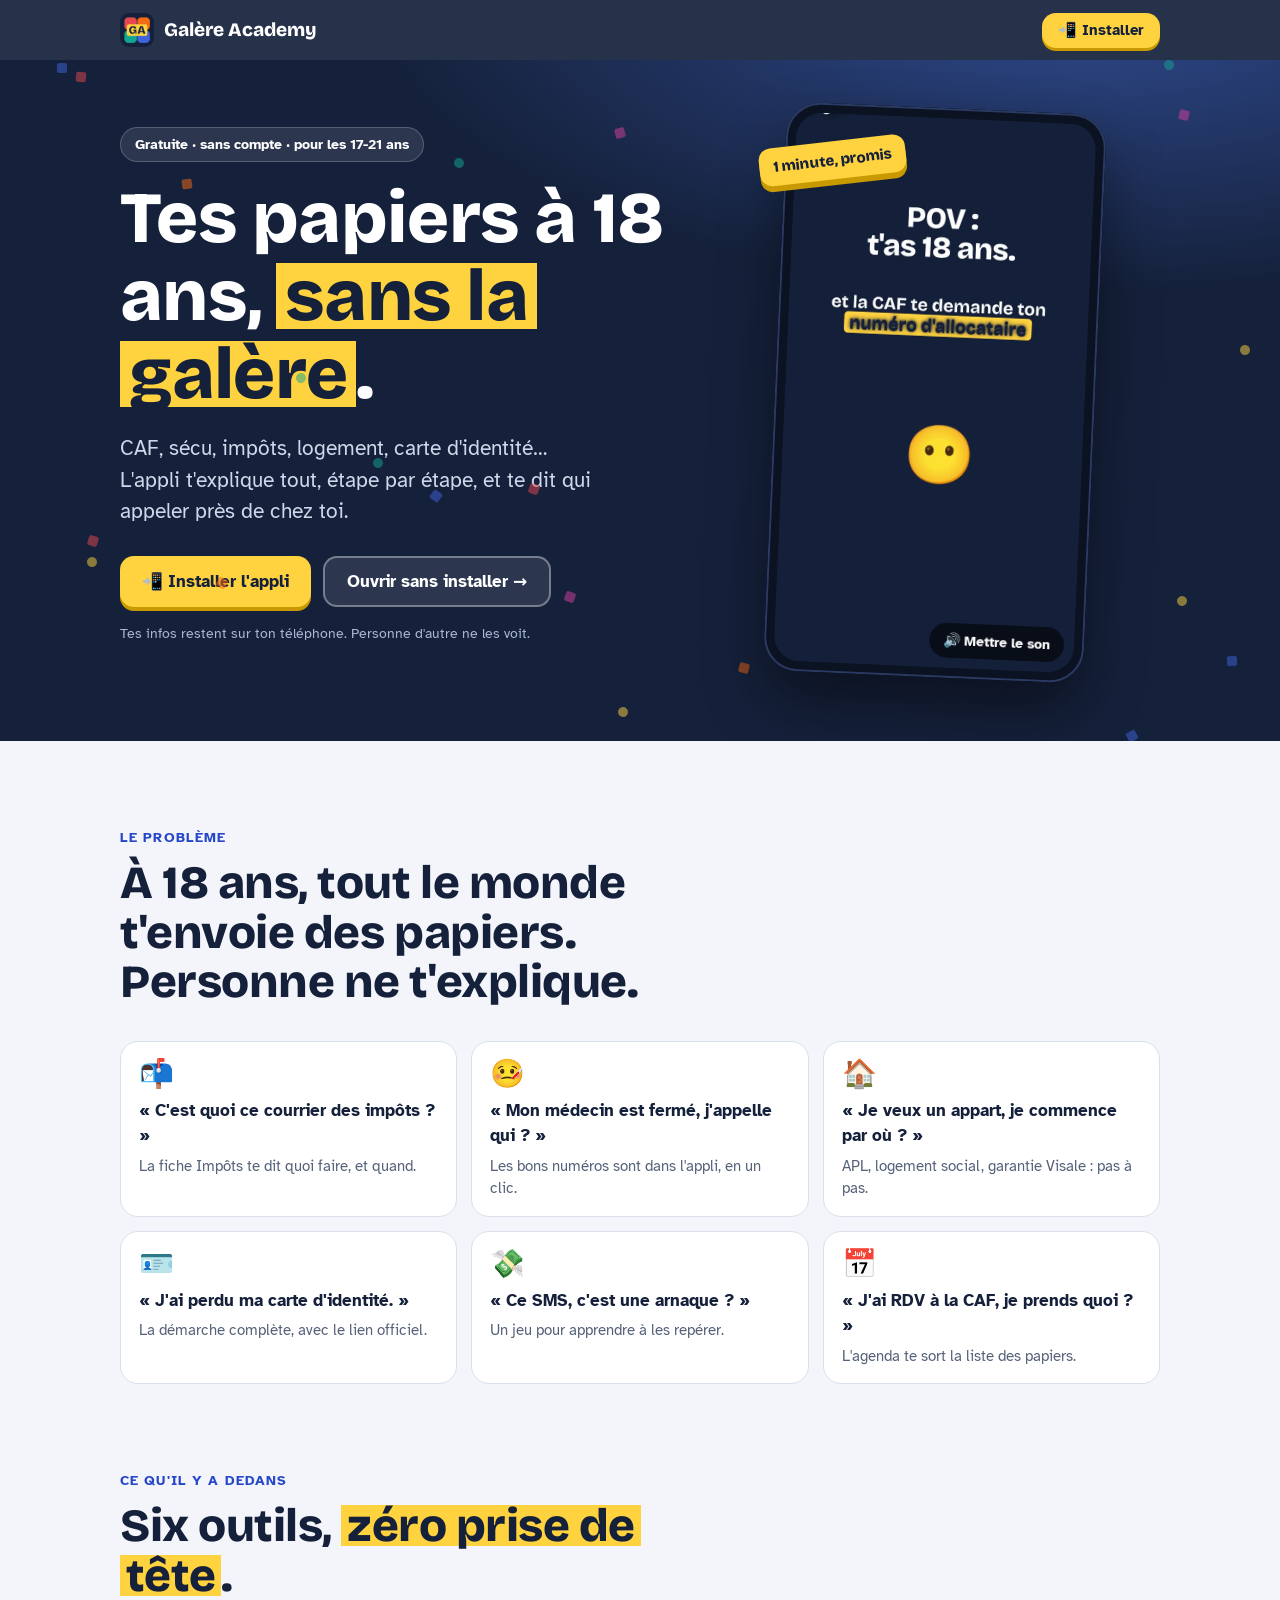
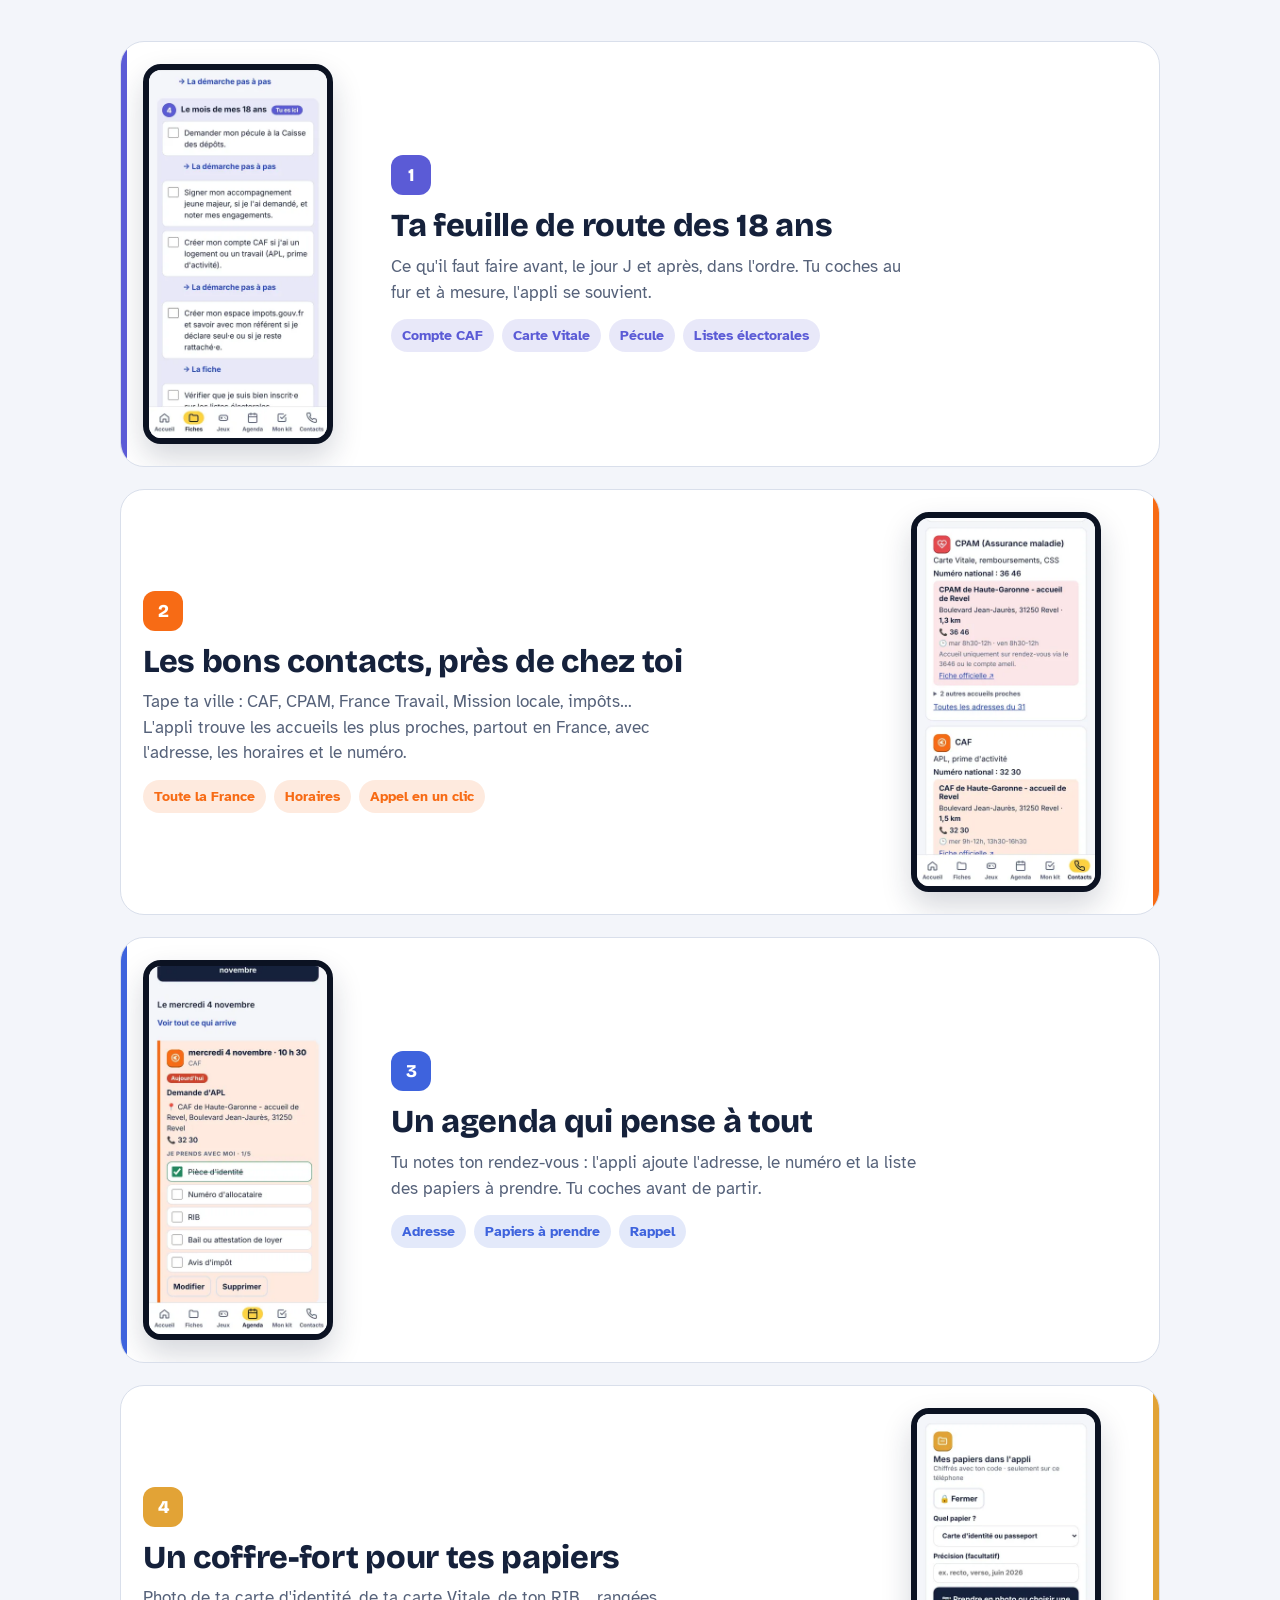
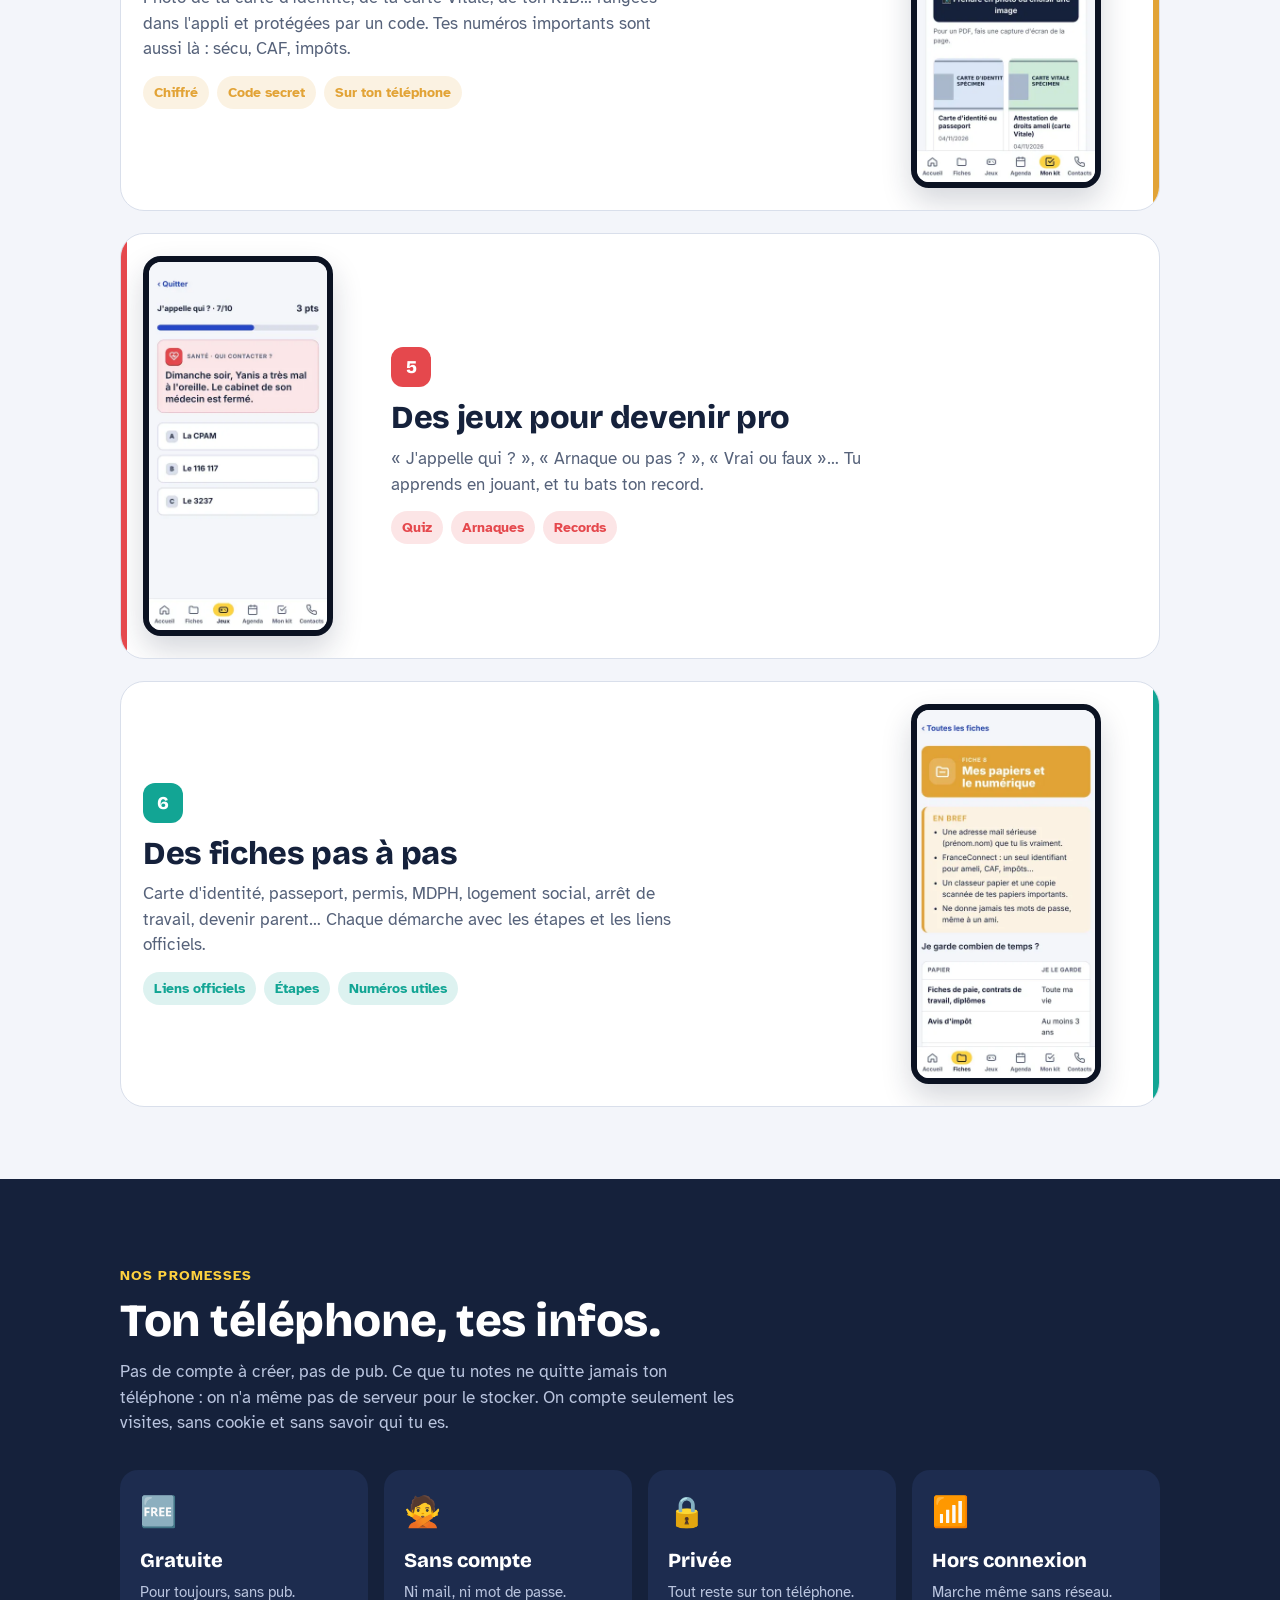
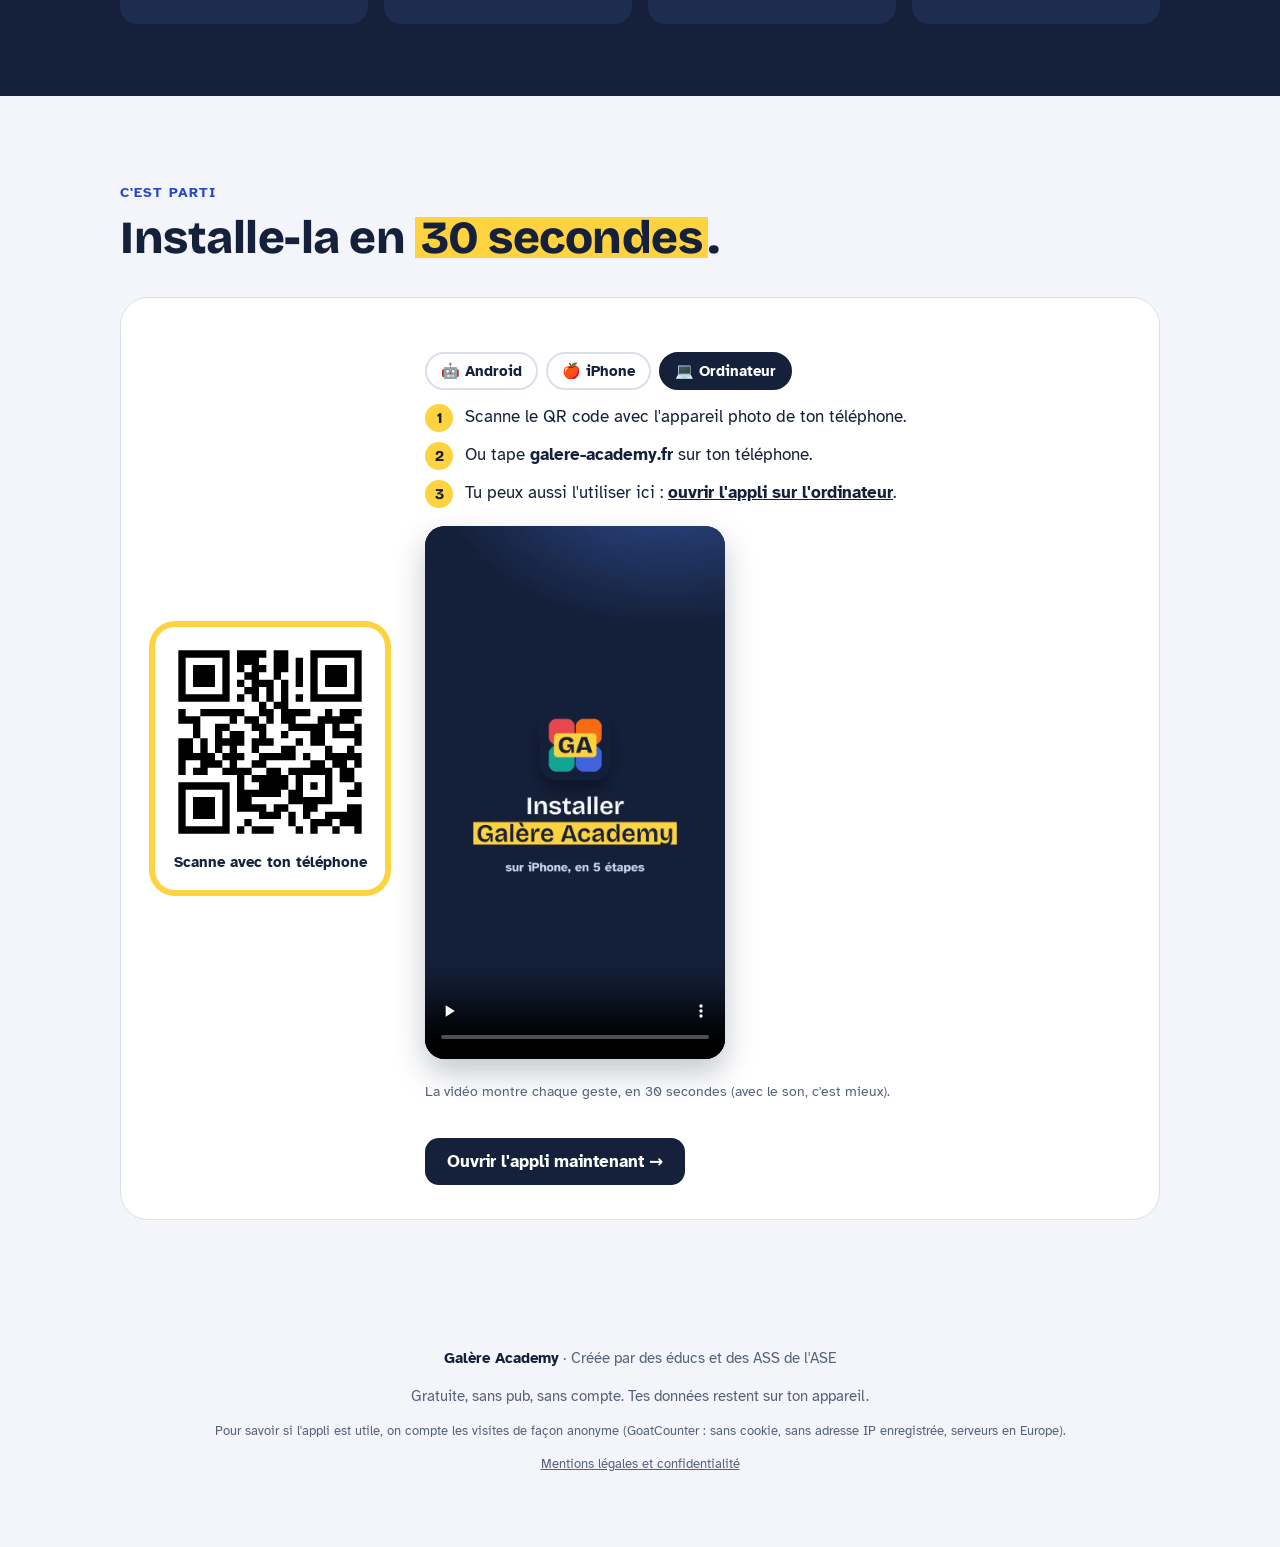
<file: index.html>
<!doctype html>
<html lang="fr">
<head>
<meta charset="utf-8">
<meta name="viewport" content="width=device-width,initial-scale=1,viewport-fit=cover">
<title>Galère Academy</title>
<script>/* appli installée : on va directement dedans */try{if(matchMedia("(display-mode: standalone)").matches||navigator.standalone)location.replace("app/");}catch(e){}</script>
<meta name="description" content="L'appli des 17-21 ans pour s'y retrouver dans ses papiers, ses droits et ses rendez-vous. Gratuite, sans compte, tes infos restent sur ton téléphone.">
<meta name="theme-color" content="#15213b">
<link rel="canonical" href="https://galere-academy.fr/">
<link rel="manifest" href="manifest.webmanifest">
<link rel="icon" type="image/png" sizes="32x32" href="icons/favicon-32.png">
<link rel="apple-touch-icon" href="icons/apple-touch-icon.png">
<meta name="apple-mobile-web-app-capable" content="yes">
<meta name="apple-mobile-web-app-title" content="Galère Academy">
<meta property="og:title" content="Galère Academy">
<meta property="og:description" content="Les papiers à 18 ans, sans la galère. Gratuit, sans compte.">
<meta property="og:image" content="https://galere-academy.fr/media/pub.jpg">
<link rel="stylesheet" href="fonts/fonts.css">
<style>
:root{
  --navy:#15213b; --navy2:#1d2c4f; --bg:#f3f5fa; --surface:#fff; --ink:#15213b; --muted:#56627a; --line:#d9dfeb;
  --marker:#ffd23f; --accent:#2747c9;
  --sante:#e5484d; --caf:#f76b15; --impots:#8e4ec6; --banque:#12a594; --logement:#3e63dd; --emploi:#0090ff; --mdph:#d6409f; --papiers:#e2a336; --droits:#5b5bd6;
  --display:"Bricolage Grotesque","Arial Black",system-ui,sans-serif;
  --body:"Atkinson Hyperlegible",system-ui,-apple-system,"Segoe UI",sans-serif;
}
@media (prefers-color-scheme:dark){:root{--bg:#0e1424;--surface:#172038;--ink:#e9edf6;--muted:#9ba6bf;--line:#2a3552;color-scheme:dark}}
*{box-sizing:border-box}
html{scroll-behavior:smooth}
body{margin:0;background:var(--bg);color:var(--ink);font:17px/1.5 var(--body);-webkit-font-smoothing:antialiased}
img,video{max-width:100%;display:block}
a{color:inherit}
.wrap{max-width:1080px;margin:0 auto;padding:0 20px}
h1,h2,h3{font-family:var(--display);line-height:1.08;margin:0;letter-spacing:-.01em}
.mk{background:linear-gradient(transparent 12%,var(--marker) 12%,var(--marker) 88%,transparent 88%);color:#15213b;padding:0 .12em;box-decoration-break:clone;-webkit-box-decoration-break:clone}
[hidden]{display:none!important}

/* barre */
.top{position:sticky;top:0;z-index:20;background:rgba(21,33,59,.92);backdrop-filter:blur(8px);color:#fff}
.top .wrap{display:flex;align-items:center;gap:12px;height:60px}
.brand{display:flex;align-items:center;gap:10px;font-family:var(--display);font-weight:800;font-size:19px;text-decoration:none}
.brand img{width:34px;height:34px;border-radius:9px}
.top .sp{flex:1}
.btn{display:inline-flex;align-items:center;justify-content:center;gap:9px;border:0;border-radius:14px;font:700 17px/1 var(--body);padding:15px 22px;cursor:pointer;text-decoration:none;transition:transform .15s,box-shadow .15s}
.btn:active{transform:scale(.97)}
.btn-y{background:var(--marker);color:#15213b;box-shadow:0 4px 0 #c99a00}
.btn-y:hover{transform:translateY(-2px);box-shadow:0 6px 0 #c99a00}
.btn-w{background:rgba(255,255,255,.1);color:#fff;border:2px solid rgba(255,255,255,.35)}
.btn-w:hover{background:rgba(255,255,255,.18)}
.btn-n{background:var(--navy);color:#fff}
.top .btn{padding:10px 16px;font-size:15px;box-shadow:0 3px 0 #c99a00}

/* hero */
.hero{background:radial-gradient(1200px 500px at 85% -10%,#2f4a8f 0,transparent 60%),var(--navy);color:#fff;overflow:hidden;position:relative}
.hero .wrap{display:grid;grid-template-columns:1.1fr .9fr;gap:40px;align-items:center;padding-top:48px;padding-bottom:64px}
.tag{display:inline-block;background:rgba(255,255,255,.1);border:1px solid rgba(255,255,255,.2);border-radius:99px;padding:6px 14px;font-size:14px;font-weight:700;margin-bottom:18px}
.hero h1{font-size:clamp(40px,6.4vw,72px);font-weight:800}
.hero p.lead{font-size:clamp(18px,2.2vw,21px);color:#cfd7ea;margin:20px 0 28px;max-width:34ch}
.cta{display:flex;flex-wrap:wrap;gap:12px}
.mini{margin-top:16px;font-size:14px;color:#aab6d3}
.phone{position:relative;justify-self:center;width:min(320px,78vw);aspect-ratio:9/16;border-radius:34px;padding:10px;background:#0b1222;box-shadow:0 30px 60px rgba(0,0,0,.45),0 0 0 2px #2a3a62 inset;transform:rotate(2.5deg)}
.phone video{width:100%;height:100%;object-fit:cover;border-radius:26px;background:#000}
.sound{position:absolute;right:20px;bottom:20px;border:0;border-radius:99px;background:rgba(0,0,0,.6);color:#fff;font:700 14px var(--body);padding:9px 14px;cursor:pointer;backdrop-filter:blur(4px)}
.sticker{position:absolute;left:-26px;top:38px;background:var(--marker);color:#15213b;font:800 15px var(--display);padding:10px 14px;border-radius:12px;transform:rotate(-9deg);box-shadow:0 6px 0 #c99a00}
.confetti{position:absolute;inset:0;pointer-events:none;opacity:.5}
.confetti i{position:absolute;width:10px;height:10px;border-radius:2px}

/* sections */
section{padding:72px 0}
.kicker{font-weight:700;color:var(--accent);text-transform:uppercase;letter-spacing:.08em;font-size:14px;margin-bottom:10px}
@media (prefers-color-scheme:dark){.kicker{color:#8ea4ff}}
h2{font-size:clamp(30px,4.4vw,46px);font-weight:800;max-width:20ch}
.sub{color:var(--muted);max-width:56ch;margin:14px 0 0}

/* galère -> solution */
.galeres{display:grid;grid-template-columns:repeat(3,1fr);gap:14px;margin-top:34px}
.gal{background:var(--surface);border:1px solid var(--line);border-radius:18px;padding:18px 18px 16px;position:relative}
.gal .q{font-weight:700;font-size:17px}
.gal .a{color:var(--muted);font-size:15px;margin-top:6px}
.gal .e{font-size:28px;line-height:1;margin-bottom:10px}

/* fonctions */
.feats{display:grid;gap:22px;margin-top:40px}
.feat{display:grid;grid-template-columns:220px 1fr;gap:28px;align-items:center;background:var(--surface);border:1px solid var(--line);border-radius:24px;padding:22px 28px 22px 22px;position:relative;overflow:hidden}
.feat:nth-child(even){grid-template-columns:1fr 220px}
.feat:nth-child(even) .shot{order:2}
.feat::before{content:"";position:absolute;inset:0 auto 0 0;width:6px;background:var(--c)}
.feat:nth-child(even)::before{inset:0 0 0 auto}
.shot{border-radius:18px;overflow:hidden;border:6px solid #0b1222;aspect-ratio:1/2;max-height:380px;background:#fff;box-shadow:0 14px 30px rgba(21,33,59,.18)}
.shot img{width:100%;height:100%;object-fit:cover;object-position:top}
.feat .num{display:inline-grid;place-items:center;width:40px;height:40px;border-radius:12px;background:var(--c);color:#fff;font:800 18px var(--display);margin-bottom:14px}
.feat h3{font-size:clamp(24px,3vw,32px);font-weight:800}
.feat p{color:var(--muted);margin:10px 0 0;max-width:48ch}
.chips{display:flex;flex-wrap:wrap;gap:8px;margin-top:14px}
.chip{font-size:14px;font-weight:700;padding:6px 11px;border-radius:99px;background:color-mix(in srgb,var(--c) 14%,transparent);color:var(--c)}
@media (prefers-color-scheme:dark){.chip{color:#fff;background:color-mix(in srgb,var(--c) 40%,transparent)}}

/* promesses */
.promises{background:var(--navy);color:#fff}
.prom{display:grid;grid-template-columns:repeat(4,1fr);gap:16px;margin-top:34px}
.pr{background:var(--navy2);border-radius:18px;padding:20px}
.pr .e{font-size:30px}
.pr b{display:block;font-family:var(--display);font-size:20px;margin:10px 0 4px}
.pr span{color:#b9c4de;font-size:15px}
.promises .sub{color:#b9c4de}
.promises .kicker{color:var(--marker)}

/* installer */
.inst{display:grid;grid-template-columns:auto 1fr;gap:40px;align-items:center;background:var(--surface);border:1px solid var(--line);border-radius:28px;padding:34px;margin-top:34px}
.qr{background:#fff;border-radius:20px;padding:16px;width:230px;box-shadow:0 0 0 6px var(--marker)}
.qr img{width:100%}
.qr p{margin:10px 0 0;text-align:center;color:#15213b;font-weight:700;font-size:15px}
.tabs{display:flex;gap:8px;margin:20px 0 14px;flex-wrap:wrap}
.tabs button{border:2px solid var(--line);background:transparent;color:var(--ink);border-radius:99px;padding:8px 14px;font:700 15px var(--body);cursor:pointer}
.tabs button[aria-selected=true]{background:var(--navy);border-color:var(--navy);color:#fff}
@media (prefers-color-scheme:dark){.tabs button[aria-selected=true]{background:var(--marker);border-color:var(--marker);color:#15213b}}
ol.steps{margin:0;padding:0;list-style:none;counter-reset:s}
ol.steps li{counter-increment:s;display:flex;gap:12px;align-items:flex-start;margin:10px 0}
ol.steps li::before{content:counter(s);flex:none;width:28px;height:28px;border-radius:50%;background:var(--marker);color:#15213b;font:800 15px/28px var(--display);text-align:center}
.ivid{margin-top:18px;display:flex;flex-direction:column;gap:6px;align-items:flex-start}
.ivid video{width:100%;max-width:300px;border-radius:20px;background:#15213b;box-shadow:0 14px 30px rgba(21,33,59,.25)}
.okmsg{background:#e2f4ea;color:#14633f;border-radius:14px;padding:12px 16px;font-weight:700;margin-top:14px}
footer{padding:40px 0 60px;color:var(--muted);font-size:15px;text-align:center}
footer b{color:var(--ink)}

/* apparition */
.rv{opacity:0;transform:translateY(24px);transition:opacity .6s,transform .6s}
.rv.on{opacity:1;transform:none}
@media (prefers-reduced-motion:reduce){.rv{opacity:1;transform:none}.phone{transform:none}}

@media (max-width:820px){
  .hero .wrap{grid-template-columns:1fr;padding-top:30px;gap:34px;text-align:left}
  .phone{transform:none;order:-1;width:min(290px,74vw)}
  .sticker{left:-14px;top:24px}
  .qr{display:none}
  .galeres{grid-template-columns:1fr}
  .feat,.feat:nth-child(even){grid-template-columns:1fr;padding:22px}
  .feat:nth-child(even) .shot{order:0}
  .shot{max-height:none;width:min(240px,70%);margin:0 auto}
  .prom{grid-template-columns:1fr 1fr}
  .inst{grid-template-columns:1fr;padding:24px}
  section{padding:56px 0}
}
@media (max-width:420px){.prom{grid-template-columns:1fr}.cta .btn{width:100%}}
</style>
<script>/* compteur de visites anonyme, sans cookie (GoatCounter) */(function(){if(location.hostname!=="galere-academy.fr")return;try{if(localStorage.getItem("skipgc")==="t")return;}catch(e){}window.gcQ=window.gcQ||[];var s=document.createElement("script");s.async=true;s.src="https://gc.zgo.at/count.js";s.setAttribute("data-goatcounter","https://galere-academy.goatcounter.com/count");s.onload=function(){window.gcFlush=function(){var q=window.gcQ;while(q.length){var x=q.shift();try{window.goatcounter.count(x.event?{path:x.path,title:x.path,event:true}:{path:x.path});}catch(e){}}};window.gcFlush();};document.head.appendChild(s);})();</script>
</head>
<body>

<header class="top">
  <div class="wrap">
    <a class="brand" href="#"><img src="icons/icon-192.png" alt="">Galère Academy</a>
    <span class="sp"></span>
    <a class="btn btn-y" href="#installer">📲 Installer</a>
  </div>
</header>

<div class="hero">
  <div class="confetti" aria-hidden="true" id="conf"></div>
  <div class="wrap">
    <div>
      <span class="tag">Gratuite · sans compte · pour les 17-21 ans</span>
      <h1>Tes papiers à 18 ans, <span class="mk">sans la galère</span>.</h1>
      <p class="lead">CAF, sécu, impôts, logement, carte d'identité… L'appli t'explique tout, étape par étape, et te dit qui appeler près de chez toi.</p>
      <div class="cta">
        <a class="btn btn-y" href="#installer" data-goatcounter-click="clic-installer-haut">📲 Installer l'appli</a>
        <a class="btn btn-w" href="app/" data-goatcounter-click="clic-ouvrir-sans-installer">Ouvrir sans installer →</a>
      </div>
      <p class="mini">Tes infos restent sur ton téléphone. Personne d'autre ne les voit.</p>
    </div>
    <div class="phone">
      <span class="sticker">1 minute, promis</span>
      <video id="pub" src="media/pub.mp4" poster="media/pub.jpg" autoplay muted loop playsinline preload="metadata"></video>
      <button class="sound" id="snd" type="button" data-goatcounter-click="video-son">🔊 Mettre le son</button>
    </div>
  </div>
</div>

<section>
  <div class="wrap">
    <p class="kicker rv">Le problème</p>
    <h2 class="rv">À 18 ans, tout le monde t'envoie des papiers. Personne ne t'explique.</h2>
    <div class="galeres">
      <div class="gal rv"><div class="e">📬</div><div class="q">« C'est quoi ce courrier des impôts ? »</div><div class="a">La fiche Impôts te dit quoi faire, et quand.</div></div>
      <div class="gal rv"><div class="e">🤒</div><div class="q">« Mon médecin est fermé, j'appelle qui ? »</div><div class="a">Les bons numéros sont dans l'appli, en un clic.</div></div>
      <div class="gal rv"><div class="e">🏠</div><div class="q">« Je veux un appart, je commence par où ? »</div><div class="a">APL, logement social, garantie Visale : pas à pas.</div></div>
      <div class="gal rv"><div class="e">🪪</div><div class="q">« J'ai perdu ma carte d'identité. »</div><div class="a">La démarche complète, avec le lien officiel.</div></div>
      <div class="gal rv"><div class="e">💸</div><div class="q">« Ce SMS, c'est une arnaque ? »</div><div class="a">Un jeu pour apprendre à les repérer.</div></div>
      <div class="gal rv"><div class="e">📅</div><div class="q">« J'ai RDV à la CAF, je prends quoi ? »</div><div class="a">L'agenda te sort la liste des papiers.</div></div>
    </div>
  </div>
</section>

<section style="padding-top:0">
  <div class="wrap">
    <p class="kicker rv">Ce qu'il y a dedans</p>
    <h2 class="rv">Six outils, <span class="mk">zéro prise de tête</span>.</h2>
    <div class="feats">
      <article class="feat rv" style="--c:var(--droits)">
        <div class="shot"><img src="media/road.webp" alt="Écran : la feuille de route des 18 ans" loading="lazy" decoding="async"></div>
        <div><span class="num">1</span><h3>Ta feuille de route des 18 ans</h3>
          <p>Ce qu'il faut faire avant, le jour J et après, dans l'ordre. Tu coches au fur et à mesure, l'appli se souvient.</p>
          <div class="chips"><span class="chip">Compte CAF</span><span class="chip">Carte Vitale</span><span class="chip">Pécule</span><span class="chip">Listes électorales</span></div></div>
      </article>
      <article class="feat rv" style="--c:var(--caf)">
        <div class="shot"><img src="media/contacts.webp" alt="Écran : les contacts les plus proches" loading="lazy" decoding="async"></div>
        <div><span class="num">2</span><h3>Les bons contacts, près de chez toi</h3>
          <p>Tape ta ville : CAF, CPAM, France Travail, Mission locale, impôts… L'appli trouve les accueils les plus proches, partout en France, avec l'adresse, les horaires et le numéro.</p>
          <div class="chips"><span class="chip">Toute la France</span><span class="chip">Horaires</span><span class="chip">Appel en un clic</span></div></div>
      </article>
      <article class="feat rv" style="--c:var(--logement)">
        <div class="shot"><img src="media/agenda.webp" alt="Écran : un rendez-vous dans l'agenda" loading="lazy" decoding="async"></div>
        <div><span class="num">3</span><h3>Un agenda qui pense à tout</h3>
          <p>Tu notes ton rendez-vous : l'appli ajoute l'adresse, le numéro et la liste des papiers à prendre. Tu coches avant de partir.</p>
          <div class="chips"><span class="chip">Adresse</span><span class="chip">Papiers à prendre</span><span class="chip">Rappel</span></div></div>
      </article>
      <article class="feat rv" style="--c:var(--papiers)">
        <div class="shot"><img src="media/coffre.webp" alt="Écran : le coffre-fort de papiers" loading="lazy" decoding="async"></div>
        <div><span class="num">4</span><h3>Un coffre-fort pour tes papiers</h3>
          <p>Photo de ta carte d'identité, de ta carte Vitale, de ton RIB… rangées dans l'appli et protégées par un code. Tes numéros importants sont aussi là : sécu, CAF, impôts.</p>
          <div class="chips"><span class="chip">Chiffré</span><span class="chip">Code secret</span><span class="chip">Sur ton téléphone</span></div></div>
      </article>
      <article class="feat rv" style="--c:var(--sante)">
        <div class="shot"><img src="media/quiz.webp" alt="Écran : le jeu « J'appelle qui ? »" loading="lazy" decoding="async"></div>
        <div><span class="num">5</span><h3>Des jeux pour devenir pro</h3>
          <p>« J'appelle qui ? », « Arnaque ou pas ? », « Vrai ou faux »… Tu apprends en jouant, et tu bats ton record.</p>
          <div class="chips"><span class="chip">Quiz</span><span class="chip">Arnaques</span><span class="chip">Records</span></div></div>
      </article>
      <article class="feat rv" style="--c:var(--banque)">
        <div class="shot"><img src="media/fiche.webp" alt="Écran : une fiche de l'appli" loading="lazy" decoding="async"></div>
        <div><span class="num">6</span><h3>Des fiches pas à pas</h3>
          <p>Carte d'identité, passeport, permis, MDPH, logement social, arrêt de travail, devenir parent… Chaque démarche avec les étapes et les liens officiels.</p>
          <div class="chips"><span class="chip">Liens officiels</span><span class="chip">Étapes</span><span class="chip">Numéros utiles</span></div></div>
      </article>
    </div>
  </div>
</section>

<section class="promises">
  <div class="wrap">
    <p class="kicker rv">Nos promesses</p>
    <h2 class="rv">Ton téléphone, tes infos.</h2>
    <p class="sub rv">Pas de compte à créer, pas de pub. Ce que tu notes ne quitte jamais ton téléphone : on n'a même pas de serveur pour le stocker. On compte seulement les visites, sans cookie et sans savoir qui tu es.</p>
    <div class="prom">
      <div class="pr rv"><div class="e">🆓</div><b>Gratuite</b><span>Pour toujours, sans pub.</span></div>
      <div class="pr rv"><div class="e">🙅</div><b>Sans compte</b><span>Ni mail, ni mot de passe.</span></div>
      <div class="pr rv"><div class="e">🔒</div><b>Privée</b><span>Tout reste sur ton téléphone.</span></div>
      <div class="pr rv"><div class="e">📶</div><b>Hors connexion</b><span>Marche même sans réseau.</span></div>
    </div>
  </div>
</section>

<section id="installer">
  <div class="wrap">
    <p class="kicker rv">C'est parti</p>
    <h2 class="rv">Installe-la en <span class="mk">30 secondes</span>.</h2>
    <div class="inst rv">
      <div class="qr"><img src="media/qr.svg" alt="QR code vers galere-academy.fr"><p>Scanne avec ton téléphone</p></div>
      <div>
        <div id="bipzone" hidden>
          <button class="btn btn-y" id="bip" type="button" data-goatcounter-click="clic-installer-bouton">📲 Installer Galère Academy</button>
          <p class="mini" style="color:var(--muted)">Un clic, et l'icône arrive sur ton écran d'accueil.</p>
        </div>
        <div id="done" class="okmsg" hidden>✅ C'est installé ! Cherche l'icône « Galère Academy » sur ton écran d'accueil.</div>
        <div class="tabs" role="tablist">
          <button role="tab" data-t="android" aria-selected="true">🤖 Android</button>
          <button role="tab" data-t="iphone" aria-selected="false">🍎 iPhone</button>
          <button role="tab" data-t="pc" aria-selected="false">💻 Ordinateur</button>
        </div>
        <ol class="steps" data-p="android">
          <li><span>Ouvre <b>galere-academy.fr</b> dans <b>Chrome</b>.</span></li>
          <li><span>Appuie sur le bouton jaune <b>Installer</b> ou sur le menu <b>⋮</b> en haut à droite.</span></li>
          <li><span>Choisis <b>Installer l'application</b> (ou « Ajouter à l'écran d'accueil »).</span></li>
          <li><span>C'est fait : l'icône <b>GA</b> est sur ton écran d'accueil. 🎉</span></li>
        </ol>
        <ol class="steps" data-p="iphone" hidden>
          <li><span>Ouvre <b>galere-academy.fr</b> dans <b>Safari</b> (pas dans Instagram ni Snapchat).</span></li>
          <li><span>Appuie sur le bouton <b>Partager</b> (le carré avec une flèche ⬆️).</span></li>
          <li><span>Descends et choisis <b>Sur l'écran d'accueil</b>, puis <b>Ajouter</b>.</span></li>
          <li><span>Ouvre toujours l'appli depuis l'icône <b>GA</b> : c'est là que tes infos sont gardées.</span></li>
        </ol>
        <ol class="steps" data-p="pc" hidden>
          <li><span>Scanne le QR code avec l'appareil photo de ton téléphone.</span></li>
          <li><span>Ou tape <b>galere-academy.fr</b> sur ton téléphone.</span></li>
          <li><span>Tu peux aussi l'utiliser ici : <a href="app/"><b>ouvrir l'appli sur l'ordinateur</b></a>.</span></li>
        </ol>
        <div class="ivid" id="ivid">
          <video id="ivideo" src="media/install-ios.mp4" poster="media/install-ios.jpg" controls playsinline preload="none"></video>
          <p class="mini" style="color:var(--muted)">La vidéo montre chaque geste, en 30 secondes (avec le son, c'est mieux).</p>
        </div>
        <div class="cta" style="margin-top:22px"><a class="btn btn-n" href="app/">Ouvrir l'appli maintenant →</a></div>
      </div>
    </div>
  </div>
</section>

<footer>
  <div class="wrap">
    <p><b>Galère Academy</b> · Créée par des éducs et des ASS de l'ASE</p>
    <p>Gratuite, sans pub, sans compte. Tes données restent sur ton appareil.</p>
    <p style="font-size:13px">Pour savoir si l'appli est utile, on compte les visites de façon anonyme (GoatCounter : sans cookie, sans adresse IP enregistrée, serveurs en Europe).</p>
    <p style="font-size:13px"><a href="mentions-legales.html">Mentions légales et confidentialité</a></p>
  </div>
</footer>

<script>
(function(){
  // son de la vidéo
  var v = document.getElementById("pub"), s = document.getElementById("snd");
  s.onclick = function(){ v.muted = !v.muted; if(!v.muted){ v.currentTime = 0; v.play(); } s.textContent = v.muted ? "🔊 Mettre le son" : "🔇 Couper le son"; };
  // onglets selon l'appareil
  var ua = navigator.userAgent, isIOS = /iPhone|iPad|iPod/.test(ua) || (navigator.platform === "MacIntel" && navigator.maxTouchPoints > 1), isAnd = /Android/.test(ua);
  function show(t){ document.querySelectorAll(".tabs button").forEach(function(b){ b.setAttribute("aria-selected", b.dataset.t === t); }); document.querySelectorAll("ol.steps").forEach(function(o){ o.hidden = o.dataset.p !== t; }); var iv = document.getElementById("ivideo"), w = document.getElementById("ivid"); if(iv){ var os = t === "android" ? "android" : "ios"; if(iv.dataset.os !== os){ iv.dataset.os = os; iv.src = "media/install-" + os + ".mp4"; iv.poster = "media/install-" + os + ".jpg"; } } }
  document.querySelectorAll(".tabs button").forEach(function(b){ b.onclick = function(){ show(b.dataset.t); }; });
  show(isIOS ? "iphone" : isAnd ? "android" : "pc");
  // bouton d'installation (Android, Chrome, Edge)
  var bip = null, z = document.getElementById("bipzone");
  addEventListener("beforeinstallprompt", function(e){ e.preventDefault(); bip = e; z.hidden = false; });
  document.getElementById("bip").onclick = function(){ if(!bip) return; bip.prompt(); bip.userChoice.then(function(r){ if(r.outcome === "accepted"){ z.hidden = true; document.getElementById("done").hidden = false; } bip = null; }); };
  addEventListener("appinstalled", function(){ z.hidden = true; document.getElementById("done").hidden = false; });
  // confettis discrets
  var c = document.getElementById("conf"), cols = ["#ffd23f","#e5484d","#f76b15","#12a594","#3e63dd","#d6409f"];
  for(var i=0;i<26;i++){ var d=document.createElement("i"); d.style.left=Math.random()*100+"%"; d.style.top=Math.random()*100+"%"; d.style.background=cols[i%cols.length]; d.style.transform="rotate("+(Math.random()*90)+"deg)"; if(i%3==0) d.style.borderRadius="50%"; c.appendChild(d); }
  // apparition au défilement
  var els = document.querySelectorAll(".rv");
  if("IntersectionObserver" in window){ var io = new IntersectionObserver(function(es){ es.forEach(function(e){ if(e.isIntersecting){ e.target.classList.add("on"); io.unobserve(e.target); } }); }, {threshold:.12}); els.forEach(function(e){ io.observe(e); }); }
  else els.forEach(function(e){ e.classList.add("on"); });
})();
if("serviceWorker" in navigator){ addEventListener("load", function(){ navigator.serviceWorker.register("sw.js").catch(function(){}); }); }
</script>
</body>
</html>
</file>
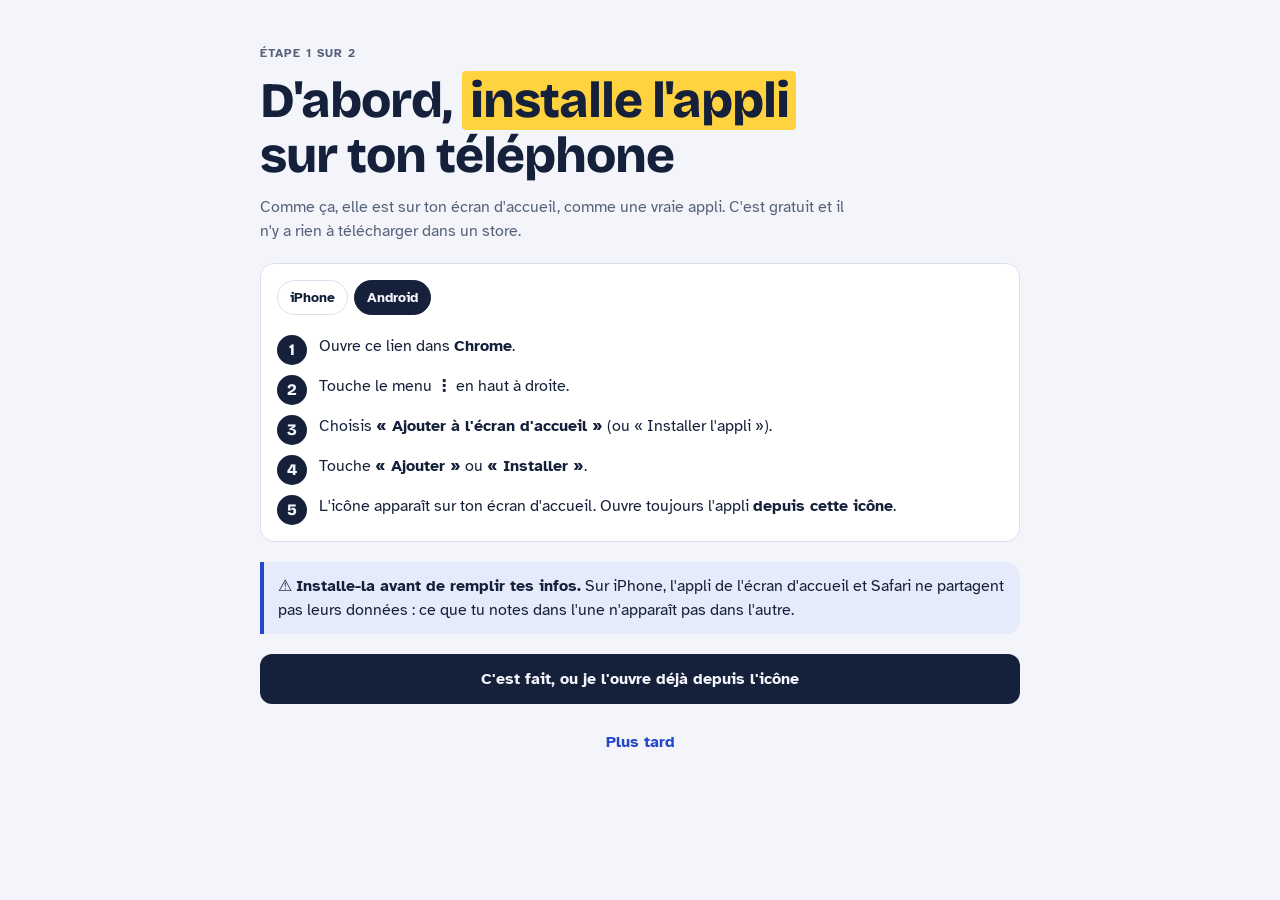
<file: app/index.html>
<!doctype html>
<html lang="fr">
<head>
<meta charset="utf-8">
<meta name="viewport" content="width=device-width,initial-scale=1,viewport-fit=cover">
<title>Galère Academy</title>
<meta name="description" content="L'appli des 17-21 ans pour s'y retrouver dans ses papiers, ses droits et ses rendez-vous. Gratuite, sans compte, tes infos restent sur ton téléphone.">
<meta name="theme-color" content="#15213b">
<link rel="canonical" href="https://galere-academy.fr/app/">
<link rel="manifest" href="../manifest.webmanifest">
<link rel="icon" type="image/png" sizes="32x32" href="../icons/favicon-32.png">
<link rel="apple-touch-icon" href="../icons/apple-touch-icon.png">
<meta name="apple-mobile-web-app-capable" content="yes">
<meta name="mobile-web-app-capable" content="yes">
<meta name="apple-mobile-web-app-title" content="Galère Academy">
<meta name="apple-mobile-web-app-status-bar-style" content="default">
<style>:root{padding-top:env(safe-area-inset-top,0px);padding-bottom:env(safe-area-inset-bottom,0px)}body{margin:0}img{max-width:100%}[hidden]{display:none!important}</style>
<script>/* compteur de visites anonyme, sans cookie (GoatCounter) */(function(){if(location.hostname!=="galere-academy.fr")return;try{if(localStorage.getItem("skipgc")==="t")return;}catch(e){}window.gcQ=window.gcQ||[];var s=document.createElement("script");s.async=true;s.src="https://gc.zgo.at/count.js";s.setAttribute("data-goatcounter","https://galere-academy.goatcounter.com/count");s.setAttribute("data-goatcounter-settings",'{"no_onload":true}');s.onload=function(){window.gcFlush=function(){var q=window.gcQ;while(q.length){var x=q.shift();try{window.goatcounter.count(x.event?{path:x.path,title:x.path,event:true}:{path:x.path});}catch(e){}}};window.gcFlush();};document.head.appendChild(s);})();</script>
</head>
<body>


<link rel="stylesheet" href="../fonts/fonts.css">
<style>
/* Layout: une app mobile d'abord — barre d'onglets en bas, une vue à la fois (Accueil, Fiches, Jeux, Mon kit, Contacts) ; le dossier administratif comme motif : onglets de classeur, tampons « VALIDÉ » */
:root{
  --bg:#f3f5fa; --surface:#ffffff; --ink:#15213b; --muted:#56627a; --line:#d9dfeb;
  --marker:#ffd23f; --marker-ink:#15213b; --accent:#2747c9; --accent-soft:#e6ebfb;
  --ok:#1f8a5b; --ok-soft:#e2f4ea; --ko:#d1432b; --ko-soft:#fbe6e1;
  --display:"Bricolage Grotesque","Arial Black",system-ui,sans-serif;
  --body:"Atkinson Hyperlegible",system-ui,-apple-system,"Segoe UI",sans-serif;
  --r:14px;
  --c-qui:#15213b; --c-sante:#e5484d; --c-caf:#f76b15; --c-impots:#8e4ec6; --c-banque:#12a594;
  --c-logement:#3e63dd; --c-emploi:#0090ff; --c-mdph:#d6409f; --c-papiers:#e2a336; --c-droits:#5b5bd6;
  --tint:14%;
}
@media (prefers-color-scheme: dark){:root:not([data-theme="light"]){
  --bg:#0e1424; --surface:#172038; --ink:#e9edf6; --muted:#9ba6bf; --line:#2a3552;
  --marker:#ffd23f; --marker-ink:#15213b; --accent:#8ea4ff; --accent-soft:#1f2b52;
  --ok:#5fd19a; --ok-soft:#173a2b; --ko:#ff8a73; --ko-soft:#3d1f1a; --tint:24%; --c-qui:#3a4a73; color-scheme:dark}}
:root[data-theme="dark"]{
  --tint:24%; --c-qui:#3a4a73;
  --bg:#0e1424; --surface:#172038; --ink:#e9edf6; --muted:#9ba6bf; --line:#2a3552;
  --marker:#ffd23f; --marker-ink:#15213b; --accent:#8ea4ff; --accent-soft:#1f2b52;
  --ok:#5fd19a; --ok-soft:#173a2b; --ko:#ff8a73; --ko-soft:#3d1f1a; color-scheme:dark}
*{box-sizing:border-box}
html,body{background:var(--bg)}
html{font-size:calc(100% * var(--fz,1))}
body{color:var(--ink);font-family:var(--body);font-size:calc(16px * var(--fz,1));line-height:1.5;padding-left:max(16px,env(safe-area-inset-left,0px));padding-right:max(16px,env(safe-area-inset-right,0px));padding-block:0 calc(88px + env(safe-area-inset-bottom,0px))}
.wrap{max-width:760px;margin:0 auto;display:flex;flex-direction:column;gap:20px;padding-block:20px 8px}
h1,h2,h3{font-family:var(--display);line-height:1.1;margin:0;text-wrap:balance}
h1{font-size:clamp(2rem,7vw,3.1rem);font-weight:800;letter-spacing:-.02em}
h2{font-size:1.5rem;font-weight:800}
h3{font-size:1.1rem;font-weight:600}
p{margin:0}
.mk{background:var(--marker);color:var(--marker-ink);padding:0 .15em;border-radius:4px;box-decoration-break:clone;-webkit-box-decoration-break:clone}
.lede{color:var(--muted);max-width:60ch}
.eyebrow{font-size:.75rem;text-transform:uppercase;letter-spacing:.08em;color:var(--muted);font-weight:700}
button{font:inherit;color:inherit;cursor:pointer}
button:focus-visible,a:focus-visible,input:focus-visible,select:focus-visible{outline:3px solid var(--accent);outline-offset:2px}
a{color:var(--accent)}
.card{background:var(--surface);border:1px solid var(--line);border-radius:var(--r);padding:16px;display:flex;flex-direction:column;gap:10px;min-width:0}
.grid{display:grid;gap:12px;grid-template-columns:repeat(auto-fill,minmax(210px,1fr))}
/* onglets du bas */
nav.tabs{position:fixed;left:0;right:0;bottom:0;z-index:20;background:var(--surface);border-top:1px solid var(--line);padding-bottom:env(safe-area-inset-bottom,0px);padding-left:max(8px,env(safe-area-inset-left,0px));padding-right:max(8px,env(safe-area-inset-right,0px))}
nav.tabs .in{max-width:760px;margin:0 auto;display:grid;grid-template-columns:repeat(6,1fr)}
nav.tabs a{display:flex;flex-direction:column;align-items:center;gap:2px;padding:9px 2px 10px;text-decoration:none;color:var(--muted);font-size:.72rem;font-weight:700}
nav.tabs a svg{width:24px;height:24px}
nav.tabs a[aria-current="page"]{color:var(--ink)}
nav.tabs a[aria-current="page"] .ic{background:var(--marker);color:var(--marker-ink)}
.ic{display:grid;place-items:center;width:44px;height:28px;border-radius:999px}
/* accueil */
.hero{display:flex;flex-direction:column;gap:12px;padding-top:8px}
.stamp{display:inline-block;border:3px solid currentColor;border-radius:8px;padding:2px 10px;font-family:var(--display);font-weight:800;text-transform:uppercase;letter-spacing:.06em;transform:rotate(-4deg);font-size:.8rem}
.progress{height:12px;background:var(--line);border-radius:999px;overflow:hidden}
.progress>i{display:block;height:100%;background:var(--ok);border-radius:999px;transition:width .3s}
.big-btn{display:flex;align-items:center;justify-content:space-between;gap:12px;text-decoration:none;color:var(--ink);background:var(--surface);border:1px solid var(--line);border-radius:var(--r);padding:16px}
.big-btn strong{font-family:var(--display);font-size:1.15rem}
.big-btn span{color:var(--muted);font-size:.9rem}
.big-btn .go{flex:none;width:36px;height:36px;border-radius:50%;background:var(--ink);color:var(--bg);display:grid;place-items:center;font-weight:800}
/* fiches : onglets de classeur */
.folder{position:relative;text-align:left;background:var(--surface);border:1px solid var(--line);border-radius:4px var(--r) var(--r) var(--r);padding:20px 16px 16px;display:flex;flex-direction:column;gap:6px;min-height:104px}
.folder::before{content:attr(data-n);position:absolute;top:-1px;left:-1px;transform:translateY(-100%);background:var(--surface);border:1px solid var(--line);border-bottom:0;border-radius:10px 10px 0 0;padding:2px 14px;font-family:var(--display);font-weight:800;font-size:.85rem}
.folder strong{font-family:var(--display);font-size:1.1rem;line-height:1.15}
.folder span{color:var(--muted);font-size:.88rem}
.folder .done{color:var(--ok);font-weight:700}
.fgrid{display:grid;gap:30px 12px;grid-template-columns:repeat(auto-fill,minmax(150px,1fr));padding-top:22px}
.fgrid .folder .top{flex-direction:column;align-items:flex-start;gap:10px}
.fgrid .folder strong{font-family:var(--display);font-size:1.02rem;line-height:1.2}
.back{align-self:flex-start;background:none;border:0;padding:6px 0;color:var(--accent);font-weight:700}
.bref{background:var(--marker);color:var(--marker-ink);border-radius:var(--r);padding:16px 16px 16px 18px;display:flex;flex-direction:column;gap:8px}
.bref h3{font-size:1rem;text-transform:uppercase;letter-spacing:.06em}
.bref ul{margin:0;padding-left:20px;display:flex;flex-direction:column;gap:6px}
.tbl{overflow-x:auto;border:1px solid var(--line);border-radius:var(--r);background:var(--surface)}
table{border-collapse:collapse;width:100%;font-size:.95rem}
th,td{text-align:left;vertical-align:top;padding:10px 12px;border-bottom:1px solid var(--line)}
th{font-size:.78rem;text-transform:uppercase;letter-spacing:.05em;color:var(--muted)}
tr:last-child td{border-bottom:0}
.note{border-left:4px solid var(--accent);background:var(--accent-soft);border-radius:0 var(--r) var(--r) 0;padding:12px 14px}
.help{border:2px dashed var(--line);border-radius:var(--r);padding:14px;display:flex;flex-direction:column;gap:4px}
.mots{display:grid;gap:8px}
.mot{display:grid;grid-template-columns:minmax(120px,34%) 1fr;gap:12px;padding:10px 12px;background:var(--surface);border:1px solid var(--line);border-radius:10px}
.mot b{font-family:var(--display)}
@media (max-width:480px){.mot{grid-template-columns:1fr;gap:2px}}
/* cases à cocher */
.checks{display:flex;flex-direction:column;gap:8px}
.chk{display:flex;gap:12px;align-items:flex-start;background:var(--surface);border:1px solid var(--line);border-radius:10px;padding:12px;cursor:pointer}
.chk input{width:22px;height:22px;flex:none;margin:1px 0 0;accent-color:var(--ok)}
.chk:has(input:checked){background:var(--ok-soft);border-color:var(--ok)}
.chk:has(input:checked) span{text-decoration:line-through;text-decoration-color:var(--ok)}
/* jeux */
.gcard{text-align:left;border:1px solid var(--line);background:var(--surface);border-radius:var(--r);padding:16px;display:flex;flex-direction:column;gap:6px}
.gcard strong{font-family:var(--display);font-size:1.2rem}
.gcard span{color:var(--muted);font-size:.9rem}
.gcard .tag{align-self:flex-start;font-size:.72rem;font-weight:700;text-transform:uppercase;letter-spacing:.06em;background:var(--accent-soft);color:var(--accent);border-radius:999px;padding:2px 9px}
.filters{display:flex;flex-wrap:wrap;gap:6px}
.chip{border:1px solid var(--line);background:var(--surface);border-radius:999px;padding:6px 12px;font-size:.88rem;font-weight:700}
.chip[aria-pressed="true"]{background:var(--ink);color:var(--bg);border-color:var(--ink)}
.play{display:flex;flex-direction:column;gap:14px}
.hud{display:flex;justify-content:space-between;align-items:center;gap:10px;font-weight:700}
.hud .sc{font-family:var(--display);font-size:1.2rem;font-variant-numeric:tabular-nums}
.q{font-family:var(--display);font-size:clamp(1.25rem,4.6vw,1.75rem);font-weight:600;line-height:1.25}
.sms{background:var(--surface);border:1px solid var(--line);border-radius:18px 18px 18px 4px;padding:14px 16px;font-size:1.08rem}
.opts{display:flex;flex-direction:column;gap:10px}
.opt{text-align:left;border:2px solid var(--line);background:var(--surface);border-radius:12px;padding:14px 16px;font-size:1.02rem;font-weight:700;min-height:54px}
.opt:hover:not(:disabled){border-color:var(--ink)}
.opt.ok{border-color:var(--ok);background:var(--ok-soft)}
.opt.ko{border-color:var(--ko);background:var(--ko-soft)}
.opt:disabled{cursor:default}
.duo{display:grid;grid-template-columns:1fr 1fr;gap:10px}
.duo .opt{text-align:center;font-family:var(--display);font-size:1.25rem}
.verdict{position:relative;border-radius:var(--r);padding:14px 16px;display:flex;flex-direction:column;gap:6px}
.verdict.ok{background:var(--ok-soft)} .verdict.ko{background:var(--ko-soft)}
.verdict .stamp{align-self:flex-start}
.verdict.ok .stamp{color:var(--ok)} .verdict.ko .stamp{color:var(--ko)}
.btn{border:0;background:var(--ink);color:var(--bg);border-radius:12px;padding:13px 18px;font-weight:700;font-size:1rem}
.btn.ghost{background:transparent;color:var(--ink);border:2px solid var(--line)}
.row{display:flex;gap:10px;flex-wrap:wrap}
.end{align-items:flex-start;text-align:left}
.end .big{font-family:var(--display);font-size:3.2rem;font-weight:800;font-variant-numeric:tabular-nums}
/* budget */
.money{display:grid;grid-template-columns:1fr 1fr;gap:12px}
@media (max-width:560px){.money{grid-template-columns:1fr}}
.line{display:flex;justify-content:space-between;gap:10px;padding:6px 0;border-bottom:1px dashed var(--line);font-variant-numeric:tabular-nums}
.line:last-child{border-bottom:0}
.solde{font-family:var(--display);font-size:2.2rem;font-weight:800;font-variant-numeric:tabular-nums}
.solde.neg{color:var(--ko)} .solde.pos{color:var(--ok)}
.weeks{display:flex;gap:6px}
.weeks i{flex:1;height:8px;border-radius:999px;background:var(--line)}
.weeks i.on{background:var(--accent)}
.fld{display:grid;grid-template-columns:1fr 110px;gap:10px;align-items:center}
.fld label{font-size:.95rem}
input[type=number],input[type=text],input[type=tel],input[type=password]{font:inherit;color:var(--ink);background:var(--surface);border:1px solid var(--line);border-radius:10px;padding:9px 10px;width:100%;min-width:0}
input[type=number]{text-align:right;font-variant-numeric:tabular-nums}
/* annuaire */
.num{display:grid;grid-template-columns:repeat(auto-fill,minmax(150px,1fr));gap:10px}
.num div{background:var(--surface);border:1px solid var(--line);border-radius:12px;padding:12px;display:flex;flex-direction:column;gap:2px}
.num b{font-family:var(--display);font-size:1.45rem;font-variant-numeric:tabular-nums;user-select:all}
.num span{font-size:.85rem;color:var(--muted)}
.num .urgent{border-color:var(--ko)} .num .urgent b{color:var(--ko)}
.org{display:flex;flex-direction:column;gap:4px}
.org .tel{font-family:var(--display);font-weight:600;user-select:all}
.org .miss{color:var(--muted);font-style:italic;font-size:.88rem}
.search{font:inherit;width:100%;padding:12px 14px;border-radius:12px;border:1px solid var(--line);background:var(--surface);color:var(--ink)}
.contact{display:grid;grid-template-columns:minmax(110px,28%) 1fr 1fr;gap:8px;align-items:center}
@media (max-width:560px){.contact{grid-template-columns:1fr 1fr}.contact b{grid-column:1/-1}}
.foot{color:var(--muted);font-size:.85rem}
/* couleurs par thème */
[data-c]{--c:var(--c-qui)}
[data-c=sante]{--c:var(--c-sante)}[data-c=caf]{--c:var(--c-caf)}[data-c=impots]{--c:var(--c-impots)}[data-c=banque]{--c:var(--c-banque)}
[data-c=logement]{--c:var(--c-logement)}[data-c=emploi]{--c:var(--c-emploi)}[data-c=mdph],[data-c=handicap]{--c:var(--c-mdph)}[data-c=papiers]{--c:var(--c-papiers)}[data-c=droits]{--c:var(--c-droits)}
.ico{flex:none;display:grid;place-items:center;width:var(--s,44px);height:var(--s,44px);border-radius:calc(var(--s,44px)*.3);background:var(--c);color:#fff;box-shadow:0 2px 0 color-mix(in srgb,var(--c) 70%,#000)}
.ico svg{width:58%;height:58%}
.mosaic{display:grid;grid-template-columns:repeat(5,1fr);gap:10px;max-width:340px}
.mosaic .ico{--s:100%;aspect-ratio:1;width:100%;height:auto}
.mosaic .ico:nth-child(odd){transform:rotate(-4deg)} .mosaic .ico:nth-child(3n){transform:rotate(5deg)}
.folder[data-c]{border-color:color-mix(in srgb,var(--c) 35%,var(--line));background:color-mix(in srgb,var(--c) var(--tint),var(--surface))}
.folder[data-c]::before{background:var(--c);color:#fff;border-color:var(--c)}
.folder .top{display:flex;gap:12px;align-items:center}
.fhead{display:flex;gap:14px;align-items:center;background:var(--c);color:#fff;border-radius:var(--r);padding:16px}
.fhead .ico{background:rgba(255,255,255,.18);box-shadow:none}
.fhead .eyebrow{color:rgba(255,255,255,.85)}
.fhead h2{color:#fff}
.bref[data-c]{background:color-mix(in srgb,var(--c) var(--tint),var(--surface));color:var(--ink);border-left:6px solid var(--c)}
.bref[data-c] h3{color:var(--c)}
:root[data-theme="dark"] .bref[data-c] h3{color:var(--ink)}
.gcard[data-c]{border-color:color-mix(in srgb,var(--c) 35%,var(--line));background:color-mix(in srgb,var(--c) var(--tint),var(--surface))}
.gcard .top{display:flex;gap:12px;align-items:center;justify-content:space-between}
.qcard{border-radius:var(--r);padding:16px;background:color-mix(in srgb,var(--c) var(--tint),var(--surface));border:1px solid color-mix(in srgb,var(--c) 35%,var(--line));display:flex;flex-direction:column;gap:10px}
.qcard .top{display:flex;gap:10px;align-items:center}
.big-btn .ico,.folder .ico,.gcard .ico{--s:46px;color:#fff}
.folder .ico{--s:40px}
.big-btn .lft{display:flex;gap:14px;align-items:center;min-width:0}
.opt .k{display:inline-grid;place-items:center;width:26px;height:26px;border-radius:8px;background:var(--line);margin-right:10px;font-size:.85rem}
.emo{font-size:1.6rem;line-height:1}
.idrow{display:grid;grid-template-columns:minmax(0,1fr) auto auto;gap:6px;align-items:center}
.idrow .btn{padding:8px 10px;font-size:.85rem}
/* démarches */
.dem{border:1px solid color-mix(in srgb,var(--c) 40%,var(--line));border-radius:var(--r);background:var(--surface);overflow:hidden}
.dem>summary{list-style:none;cursor:pointer;display:flex;gap:12px;align-items:center;padding:14px 16px;background:color-mix(in srgb,var(--c) var(--tint),var(--surface))}
.dem>summary::-webkit-details-marker{display:none}
.dem>summary b{font-family:var(--display);font-size:1.05rem;line-height:1.2;flex:1}
.dem>summary .pg{font-size:.8rem;font-weight:700;color:var(--muted);white-space:nowrap}
.dem[open]>summary .chev{transform:rotate(90deg)}
.dem .chev{transition:transform .2s;font-weight:800}
.dem .body{padding:14px 16px;display:flex;flex-direction:column;gap:12px}
.dem .when{background:var(--accent-soft);border-radius:10px;padding:10px 12px;font-size:.95rem}
.dem ol{margin:0;padding:0;list-style:none;display:flex;flex-direction:column;gap:8px;counter-reset:st}
.dem ol .chk span::before{counter-increment:st;content:counter(st) ". ";font-weight:800;color:var(--c)}
.links{display:flex;flex-direction:column;gap:8px}
.links a{display:flex;justify-content:space-between;gap:10px;align-items:center;text-decoration:none;font-weight:700;border:2px solid var(--c);color:var(--ink);border-radius:12px;padding:11px 14px}
.links a::after{content:"↗";font-weight:800;color:var(--c)}
.links a:first-child{background:var(--c);color:#fff}.links a:first-child::after{color:#fff}
/* coffre chiffré */
.vgrid{display:grid;grid-template-columns:repeat(auto-fill,minmax(140px,1fr));gap:10px}
.vdoc{border:1px solid var(--line);border-radius:12px;background:var(--surface);overflow:hidden;display:flex;flex-direction:column;text-align:left;padding:0}
.vdoc img{width:100%;aspect-ratio:4/3;object-fit:cover;background:var(--line);display:block}
.vdoc span{padding:8px 10px;font-size:.85rem;font-weight:700;line-height:1.25}
.vdoc small{padding:0 10px 8px;color:var(--muted);font-size:.75rem}
.pin{font-family:var(--display);font-size:1.6rem;letter-spacing:.5em;text-align:center}
.tts{display:inline-flex;align-items:center;gap:6px;align-self:flex-start;border:1px solid var(--line);background:var(--surface);color:var(--ink);border-radius:99px;padding:7px 13px;font:700 .88rem var(--body);cursor:pointer}
.tts[aria-pressed=true]{background:var(--ink);color:var(--surface)}
.fzrow{display:flex;gap:8px}
.fzrow button{flex:1;border:1px solid var(--line);background:var(--surface);color:var(--ink);border-radius:10px;padding:8px 0;font-weight:800;cursor:pointer}
.fzrow button[aria-pressed=true]{background:var(--ink);color:var(--surface);border-color:var(--ink)}
.viewer{position:fixed;inset:0;z-index:50;background:#000;display:flex;flex-direction:column;padding:calc(10px + env(safe-area-inset-top,0px)) max(10px,env(safe-area-inset-right,0px)) calc(10px + env(safe-area-inset-bottom,0px)) max(10px,env(safe-area-inset-left,0px));gap:10px}
.viewer .vt{display:flex;justify-content:space-between;align-items:center;gap:10px;color:#fff}
.viewer .vt b{font-family:var(--display)}
.viewer img{flex:1;min-height:0;width:100%;object-fit:contain}
.viewer button{background:#fff;color:#000;border:0;border-radius:10px;padding:10px 14px;font-weight:700}
.lockbar{display:flex;justify-content:space-between;align-items:center;gap:10px;flex-wrap:wrap}
.err{color:var(--ko);font-weight:700}
/* adresses proches */
.places{display:flex;flex-direction:column;gap:8px}
.place{display:flex;flex-direction:column;gap:3px;padding:10px 12px;border-radius:10px;background:color-mix(in srgb,var(--c) var(--tint),var(--surface));font-size:.92rem}
.place>b{font-family:var(--display);font-size:.98rem;line-height:1.2}
.place .tel{font-family:var(--display);font-weight:600;user-select:all}
/* feuille de route */
.road{list-style:none;margin:0;padding:0;display:flex;flex-direction:column;gap:14px;position:relative}
.road>li{display:flex;flex-direction:column;gap:8px;padding-left:0}
.road .ph{display:flex;gap:10px;align-items:center}
.road .ph b{font-family:var(--display);font-size:1.05rem}
.dotn{flex:none;width:30px;height:30px;border-radius:50%;background:var(--c-droits);color:#fff;display:grid;place-items:center;font-family:var(--display);font-weight:800}
/* anniversaire */
.bday{background:linear-gradient(135deg,var(--c-sante),var(--c-caf) 45%,var(--marker));color:#15213b;border-radius:var(--r);padding:18px;display:flex;flex-direction:column;gap:8px;text-align:left}
.bday h2{font-size:1.7rem}
.bday .btn{background:#15213b;color:#fff}
.confetti{position:fixed;inset:0;pointer-events:none;z-index:60}
.road>li.now{background:color-mix(in srgb,var(--c-droits) var(--tint),var(--surface));border-radius:var(--r);padding:10px}
.road .soon{border-radius:999px;padding:1px 9px;font-size:.75rem;font-weight:700;color:#fff}
/* installation */
.inst{margin:10px 0 0;padding-left:0;list-style:none;counter-reset:i;display:flex;flex-direction:column;gap:10px}
.inst li{counter-increment:i;display:flex;gap:12px;align-items:flex-start;line-height:1.4}
.inst li::before{content:counter(i);flex:none;width:30px;height:30px;border-radius:50%;background:var(--ink);color:var(--bg);display:grid;place-items:center;font-family:var(--display);font-weight:800}
/* agenda */
.cal{display:grid;grid-template-columns:repeat(7,1fr);gap:4px;text-align:center}
.cal .dn{font-size:.72rem;font-weight:700;color:var(--muted);text-transform:uppercase}
.cal button{aspect-ratio:1;border:1px solid transparent;background:none;border-radius:10px;font-variant-numeric:tabular-nums;position:relative;font-weight:700;min-width:0;padding:0}
.cal button.out{color:var(--muted);opacity:.45}
.cal button.today{border-color:var(--ink)}
.cal button.sel{background:var(--ink);color:var(--bg)}
.cal button .dots{position:absolute;left:0;right:0;bottom:12%;display:flex;justify-content:center;gap:2px}
.cal button .dots i{width:6px;height:6px;border-radius:50%;background:var(--c)}
.calhd{display:flex;justify-content:space-between;align-items:center;gap:8px}
.calhd button{border:1px solid var(--line);background:var(--surface);border-radius:10px;width:40px;height:40px;font-weight:800}
.rdv{border-left:6px solid var(--c);background:color-mix(in srgb,var(--c) var(--tint),var(--surface));border-radius:0 var(--r) var(--r) 0;padding:14px;display:flex;flex-direction:column;gap:8px}
.rdv .when{font-family:var(--display);font-weight:800;font-size:1.05rem}
.rdv .meta{display:flex;flex-direction:column;gap:2px;font-size:.95rem}
.rdv .meta .tel{font-family:var(--display);font-weight:600;user-select:all}
.rdv .docs{display:flex;flex-direction:column;gap:6px}
.rdv .docs .chk{padding:8px 10px;background:var(--surface)}
.rdv.past{opacity:.6}
.rdv .soon{align-self:flex-start;background:var(--ko);color:#fff;border-radius:999px;padding:1px 9px;font-size:.75rem;font-weight:700}
form.rf{display:grid;gap:10px;grid-template-columns:1fr 1fr}
form.rf .full{grid-column:1/-1}
form.rf label{display:flex;flex-direction:column;gap:4px;font-size:.88rem;color:var(--muted);font-weight:700}
form.rf input,form.rf select,form.rf textarea{font:inherit;color:var(--ink);background:var(--surface);border:1px solid var(--line);border-radius:10px;padding:9px 10px;width:100%;min-width:0}
.sugg{display:flex;flex-wrap:wrap;gap:6px}
.sugg button{border:1px dashed var(--line);background:var(--surface);border-radius:999px;padding:5px 10px;font-size:.85rem}
.sugg button[aria-pressed="true"]{border-style:solid;border-color:var(--ok);background:var(--ok-soft)}
@media (max-width:420px){form.rf{grid-template-columns:1fr}}
@media (prefers-reduced-motion:reduce){*{transition:none!important;animation:none!important}}
@keyframes pop{from{transform:scale(.6) rotate(-14deg);opacity:0}to{transform:scale(1) rotate(-4deg);opacity:1}}
.verdict .stamp{animation:pop .25s ease-out}
</style>

<div class="wrap" id="app"></div>

<nav class="tabs" aria-label="Menu">
  <div class="in">
    <a href="#accueil" data-v="accueil"><span class="ic"><svg viewBox="0 0 24 24" fill="none" stroke="currentColor" stroke-width="2" stroke-linecap="round" stroke-linejoin="round"><path d="M3 11l9-7 9 7v9a1 1 0 0 1-1 1h-5v-6H9v6H4a1 1 0 0 1-1-1z"/></svg></span>Accueil</a>
    <a href="#fiches" data-v="fiches"><span class="ic"><svg viewBox="0 0 24 24" fill="none" stroke="currentColor" stroke-width="2" stroke-linecap="round" stroke-linejoin="round"><path d="M3 7a2 2 0 0 1 2-2h4l2 2h8a2 2 0 0 1 2 2v9a2 2 0 0 1-2 2H5a2 2 0 0 1-2-2z"/></svg></span>Fiches</a>
    <a href="#jeux" data-v="jeux"><span class="ic"><svg viewBox="0 0 24 24" fill="none" stroke="currentColor" stroke-width="2" stroke-linecap="round" stroke-linejoin="round"><rect x="3" y="7" width="18" height="11" rx="4"/><path d="M8 11v3M6.5 12.5h3M15 12h.01M17.5 13.5h.01"/></svg></span>Jeux</a>
    <a href="#agenda" data-v="agenda"><span class="ic"><svg viewBox="0 0 24 24" fill="none" stroke="currentColor" stroke-width="2" stroke-linecap="round" stroke-linejoin="round"><rect x="3" y="4" width="18" height="18" rx="2"/><path d="M16 2v4M8 2v4M3 10h18"/></svg></span>Agenda</a>
    <a href="#kit" data-v="kit"><span class="ic"><svg viewBox="0 0 24 24" fill="none" stroke="currentColor" stroke-width="2" stroke-linecap="round" stroke-linejoin="round"><path d="M9 11l3 3 8-8"/><path d="M20 12v6a2 2 0 0 1-2 2H6a2 2 0 0 1-2-2V6a2 2 0 0 1 2-2h9"/></svg></span>Mon kit</a>
    <a href="#contacts" data-v="contacts"><span class="ic"><svg viewBox="0 0 24 24" fill="none" stroke="currentColor" stroke-width="2" stroke-linecap="round" stroke-linejoin="round"><path d="M22 16.9v3a2 2 0 0 1-2.2 2 19.8 19.8 0 0 1-8.6-3.1 19.5 19.5 0 0 1-6-6A19.8 19.8 0 0 1 2.1 4.2 2 2 0 0 1 4.1 2h3a2 2 0 0 1 2 1.7c.1.9.4 1.8.7 2.7a2 2 0 0 1-.5 2.1L8 9.8a16 16 0 0 0 6 6l1.3-1.3a2 2 0 0 1 2.1-.4c.9.3 1.8.6 2.7.7a2 2 0 0 1 1.7 2z"/></svg></span>Contacts</a>
  </div>
</nav>

<script>
// Contenu Galère Academy (version octobre 2026)
const GA = {
fiches: [
 {id:"qui", n:"0", titre:"Qui fait quoi ?", couleur:"ink",
  bref:["Chaque organisme a son rôle. Le bon réflexe : savoir à qui s'adresser avant de chercher partout."],
  tableau:{tete:["Organisme","Il s'occupe de…","Site"],lignes:[
   ["CPAM (Assurance maladie)","Ta santé : carte Vitale, remboursements","ameli.fr"],
   ["Mutuelle / CSS","Le reste des frais de santé que la Sécu ne paie pas","ameli.fr (CSS)"],
   ["CAF","Aide au logement (APL), prime d'activité","caf.fr"],
   ["Impôts","Déclarer tes revenus, ton avis d'impôt","impots.gouv.fr"],
   ["Mission locale","T'accompagner de 16 à 25 ans : emploi, formation, aides","missionlocale31.org"],
   ["France Travail","Chercher un emploi, être indemnisé","francetravail.fr"],
   ["MDPH","Les droits liés au handicap","mdph31.fr"],
   ["Le Département (service social, ASE, PMI)","Aides sociales, FSL, FAJ, ton référent","Le site de ton département"],
   ["ANTS / mairie","Carte d'identité, passeport, permis","ants.gouv.fr"],
   ["Banque","Ton compte, ta carte, ton RIB","–"]]}},
 {id:"sante", n:"1", titre:"Ma santé",
  bref:["À 18 ans, tu es assuré à ton nom : carte Vitale, compte ameli, ton RIB, ton adresse.",
   "La Sécu paie une partie, la mutuelle paie le reste. Sans mutuelle, c'est toi qui paies le reste.",
   "Si tu gagnes moins d'environ 868 € par mois, tu peux avoir la CSS : une mutuelle gratuite.",
   "Choisis un médecin traitant : sinon tu es beaucoup moins remboursé."],
  tableau:{titre:"Je ne me sens pas bien : qu'est-ce que je fais ?",tete:["Ma situation","Je fais quoi ?"],lignes:[
   ["Je suis malade, ce n'est pas grave","Je prends rendez-vous chez mon médecin traitant (ou en téléconsultation)"],
   ["C'est le soir ou le week-end, le cabinet est fermé","J'appelle le 116 117 (médecin de garde)"],
   ["Il me faut une pharmacie ouverte","J'appelle le 3237"],
   ["C'est très grave (malaise, accident, je respire mal)","J'appelle le 15 ou le 112"],
   ["J'ai mal aux dents le week-end","J'appelle le 15"],
   ["Ça ne va pas dans ma tête, j'ai besoin de parler","Fil Santé Jeunes 0 800 235 236 (gratuit, anonyme, 9 h-23 h) ou Mon soutien psy (12 séances chez un psy)"],
   ["J'ai des idées noires","J'appelle le 3114, jour et nuit, gratuit"],["Je subis des violences sexistes, sexuelles ou dans mon couple","J'appelle le 3919 (gratuit, anonyme, 24 h/24). En danger tout de suite : le 17, ou le 114 par SMS"]]},
  note:"Les urgences de l'hôpital, c'est seulement pour les urgences graves. Si tu hésites : appelle d'abord le 15 ou le 116 117, ils te disent où aller.",
  tableau2:{titre:"Combien ça coûte ? Une consultation chez le généraliste : 30 €",tete:["Ma situation","Je paie à la fin"],lignes:[
   ["Avec médecin traitant + mutuelle","2 €"],["Avec médecin traitant, sans mutuelle","11 €"],
   ["Sans médecin traitant, avec mutuelle","12,60 €"],["Avec la CSS","0 € (et je n'avance rien)"]]},
  liste:{titre:"C'est gratuit pour moi (moins de 26 ans)",items:["Préservatifs en pharmacie, sans ordonnance.",
   "Contraception (pilule, implant, stérilet) et la pilule du lendemain (pour toutes, sans ordonnance).",
   "Dépistage du VIH et des IST en laboratoire, sans ordonnance.",
   "Mon bilan prévention (18-25 ans) : un rendez-vous gratuit pour faire le point sur ta santé.",
   "Dentiste M'T dents : un rendez-vous par an jusqu'à 24 ans."]},
  mots:[["Carte Vitale","Ta carte de santé. La 1re est gratuite. Elle existe aussi en appli."],
   ["Compte ameli","Ton espace en ligne : remboursements, attestation, carte Vitale."],
   ["Attestation de droits","Le papier qui prouve que tu es assuré (à télécharger sur ameli)."],
   ["Médecin traitant","Ton médecin principal, que tu déclares à la Sécu."],
   ["Reste à charge","Ce que tu paies vraiment à la fin."],
   ["Tiers payant","Tu n'avances pas l'argent."],
   ["Secteur 1 / secteur 2","Secteur 1 : prix de la Sécu. Secteur 2 : le médecin peut demander plus."]],
  faire:["J'ai ma carte Vitale à mon nom (ou l'appli).","J'ai créé mon compte ameli.","Mon RIB et mon adresse sont à jour sur ameli.",
   "J'ai déclaré un médecin traitant.","J'ai une mutuelle ou la CSS (et je connais sa date de fin).","J'ai enregistré le 15, le 116 117 et le 3114 dans mon téléphone."],
  aide:"Accueil CPAM, service social du Département, Mission locale, ton référent. Téléphone de l'Assurance maladie : 36 46.",aide31:"MDS de Villefranche-de-Lauragais."},
 {id:"caf", plus:[["Simuler toutes mes aides (1jeune1solution)","https://www.1jeune1solution.gouv.fr/mes-aides"],["Les fiches de La B'ASE, pour les jeunes de la protection de l'enfance","https://www.la-base.org"]], n:"2", titre:"La CAF",
  bref:["La CAF peut t'aider à payer ton loyer (APL) et compléter ton salaire (prime d'activité, dès 18 ans).",
   "Rien n'est automatique : tu fais une simulation, puis une demande sur caf.fr ou l'appli.",
   "Demande l'APL dès que tu entres dans ton logement : le 1er mois n'est jamais payé.",
   "Tu dois signaler tout changement (adresse, travail, salaire, couple). Sinon, tu devras rembourser.","Tu attends un enfant ou tu es déjà parent ? La CAF a des aides pour toi : prime à la naissance, allocation de base, ASF si tu l'élèves seul(e). Les démarches sont plus bas."],
  mots:[["Numéro d'allocataire","Ton numéro CAF, sur tous tes courriers."],["APL","Aide pour payer le loyer, souvent versée directement au propriétaire."],
   ["Prime d'activité","Un complément pour ceux qui travaillent avec un petit salaire."],["Déclaration trimestrielle","Tous les 3 mois, tu vérifies et tu valides tes revenus (pré-remplis)."],
   ["Indu / trop-perçu","De l'argent touché en trop, à rembourser."]],
  faire:["J'ai fait une simulation sur caf.fr ou mesdroitssociaux.gouv.fr.","J'ai créé mon compte CAF et installé l'appli « Caf - Mon Compte ».",
   "Je connais mon numéro d'allocataire (ou je sais où le trouver).","Je fais ma déclaration tous les 3 mois si je touche la prime d'activité."],
  aide:"L'accueil CAF le plus proche, sur rendez-vous (pris sur caf.fr), une France Services, ton référent.",aide31:"Permanence CAF à Villefranche, 134 rue de la République. France Services de Nailloux."},
 {id:"impots", n:"3", titre:"Les impôts",
  bref:["Chaque printemps, tu déclares tes revenus, même si tu gagnes peu.","Tu reçois un avis d'impôt (ou de non-imposition) en ligne, dans ton espace impots.gouv.fr.",
   "Cet avis, on te le demandera souvent : logement, CSS, bourse, CAF, banque. Garde-le.","Si tu travailles, l'impôt est retiré directement de ton salaire."],
  note:"Bon à savoir : apprenti ? Ton salaire n'est pas imposé jusqu'à 21 622 € par an (revenus 2025). Étudiant ? Tes petits boulots sont exonérés jusqu'à 5 405 €. Bourses et APL ne se déclarent pas.",
  faire:["Je sais si je dois déclarer seul ou si je suis rattaché (je pose la question à mon référent).","J'ai créé mon espace sur impots.gouv.fr.","J'ai téléchargé mon avis d'impôt et je l'ai rangé."],
  aide:"Le service des impôts des particuliers ou une France Services. Téléphone : 0809 401 401. Ton référent.",aide31:"Permanence des impôts à la France Services de Nailloux (le lundi)."},
 {id:"banque", n:"4", titre:"Ma banque et mon budget",
  bref:["Ton RIB sert à recevoir ton salaire, l'APL, les remboursements santé. Tu peux le donner.",
   "Tes codes, ton mot de passe et les codes reçus par SMS : à personne. Jamais. Même à « ta banque ».",
   "Le découvert coûte cher. Regarde ton solde sur l'appli avant de payer.",
   "Une banque refuse de t'ouvrir un compte ? La Banque de France peut obliger une banque à le faire (droit au compte)."],
  liste:{titre:"Attention arnaques",items:["Un « conseiller » t'appelle pour « bloquer une fraude » ? Raccroche et rappelle ta banque.",
   "Un SMS te demande de payer une amende, un colis ou ta carte Vitale ? N'ouvre pas le lien.",
   "Quelqu'un te propose de l'argent facile contre ta carte ou ton RIB ? C'est illégal, tu risques gros."]},
  note:"Mon budget : reste pour vivre = ce qui rentre − ce qui sort. Fais le calcul dans « Mon kit » > « Mon budget ».",
  aide:"Un Point conseil budget (gratuit), souvent dans une association ou une France Services. Banque de France : 34 14. Appli gratuite « Pilote Budget ».",aide31:"Point conseil budget à la France Services de Nailloux."},
 {id:"logement", plus:[["Simuler mes aides au logement (1jeune1solution)","https://www.1jeune1solution.gouv.fr/mes-aides"],["Les fiches logement de La B'ASE","https://www.la-base.org"]], n:"5", titre:"Mon logement",
  bref:["Avant de signer, calcule : loyer + charges + énergie + assurance − APL. Il doit te rester de quoi vivre.",
   "Visale : une caution gratuite si tu as 30 ans ou moins. Demande-la avant de signer.","L'assurance habitation est obligatoire.",
   "Fais l'état des lieux avec des photos, et demande l'APL tout de suite.","Ancien de l'ASE ? Tu es prioritaire pour un logement social pendant 3 ans."],
  faire:["J'ai fait ma demande de logement social sur demande-logement-social.gouv.fr (à renouveler chaque année).","J'ai demandé mon visa Visale avant de signer.",
   "J'ai une assurance habitation.","J'ai fait ma demande d'APL le mois de mon entrée.","J'ai noté les relevés des compteurs le jour de l'état des lieux."],
  aide:"Le service social du Département (FSL : aide pour la caution, l'installation, les factures), l'ADIL de ton département (conseils gratuits), le CLLAJ s'il y en a un près de chez toi. Urgence : 115.",aide31:"MDS de Villefranche-de-Lauragais, ADIL 31 (05 61 22 46 22), CLLAJ 31."},
 {id:"emploi", n:"6", titre:"Emploi, permis, arrêt de travail",
  bref:["La Mission locale t'aide de 16 à 25 ans. Elle peut te proposer le CEJ : un accompagnement avec une allocation jusqu'à 566 € par mois.",
   "Inscrit à France Travail ? Tu dois t'actualiser chaque mois (du 28 au 15), sinon tu es radié.","Tes fiches de paie : à garder toute ta vie.",
   "Transport : avec l'appli FAIRTIQ et « + = 0 » (12-26 ans), les trains et cars liO deviennent gratuits à partir du 11e trajet du mois.",
   "Permis : le permis à 1 € par jour (prêt sans intérêts). Le FAJ peut aussi aider : parles-en à ton référent.","Malade ou blessé au travail ? Ton arrêt s'envoie sous 48 heures, un accident se signale sous 24 heures. Les démarches sont plus bas."],
  faire:["Je connais la Mission locale la plus proche de chez moi (onglet Contacts).","J'ai mon attestation de JDC (demandée pour le permis et les examens).","Je range mes fiches de paie dans un classeur."],
  aide:"Mission locale, France Travail (39 49), ton référent.",aide31:"Mission locale (antenne de Labège : 05 61 28 71 30). France Travail, 7 place des Cerisiers, Villefranche."},
 {id:"mdph", n:"7", titre:"Handicap : la MDPH",
  bref:["La MDPH s'occupe des droits liés au handicap : AAH (une allocation), RQTH (reconnaissance au travail), aides, orientation.",
   "Il faut un formulaire et un certificat médical de moins d'un an.","C'est long (environ 5 mois) : on anticipe avec son référent.","Avoir une RQTH ne t'oblige pas à le dire à ton employeur."],
  aide:"La MDPH de ton département, sur rendez-vous. Ton référent et ton médecin.",aide31:"MDPH 31, Toulouse, 05 34 33 11 00 (le matin)."},
 {id:"papiers", n:"8", titre:"Mes papiers et le numérique",
  bref:["Une adresse mail sérieuse (prénom.nom) que tu lis vraiment.","FranceConnect : un seul identifiant pour ameli, CAF, impôts…",
   "Un classeur papier et une copie scannée de tes papiers importants.","Ne donne jamais tes mots de passe, même à un ami."],
  tableau:{titre:"Je garde combien de temps ?",tete:["Papier","Je le garde"],lignes:[
   ["Fiches de paie, contrats de travail, diplômes","Toute ma vie"],["Avis d'impôt","Au moins 3 ans"],["Quittances de loyer","Le temps de la location + 3 ans"],
   ["Factures (électricité, téléphone, internet), relevés de banque, courriers CAF","5 ans"],["Remboursements santé","2 ans"]]},
  liste:{titre:"Mon classeur en 6 intercalaires",items:["Identité (carte d'identité, acte de naissance, JDC)","Santé (carte Vitale, CSS, mutuelle)","CAF et aides","Impôts",
   "Travail et formation (fiches de paie, contrats, diplômes)","Logement et banque (bail, quittances, assurance, RIB)"]},
  aide:"Une France Services (aide aux démarches en ligne, conseiller numérique), ton référent.",aide31:"France Services de Nailloux."},
 {id:"droits", plus:[["Les 108 fiches de La B'ASE (CNAPE)","https://www.la-base.org"],["Simuler mes aides (1jeune1solution)","https://www.1jeune1solution.gouv.fr/mes-aides"]], n:"9", titre:"Mes 18 ans : la feuille de route",
  bref:["Tu signes seul tes contrats, tu votes, tu es responsable de tes papiers.",
   "Jusqu'à 21 ans, si tu as été confié à l'ASE, le Département peut continuer à t'accompagner. Et tu peux revenir demander de l'aide.",
   "Ton pécule (l'allocation de rentrée scolaire mise de côté pour toi) : tu dois le demander à la Caisse des dépôts.",
   "Tu peux demander à lire ton dossier ASE.","Étudiant ? Ancien de l'ASE = bourse au maximum, sans condition de revenus."],
  liste:{titre:"Mes devoirs",items:["Ouvrir mes courriers et mes messages en ligne.","Signaler mes changements (CAF, Sécu, France Travail, impôts).","Déclarer mes revenus chaque année.",
   "Assurer mon logement.","Respecter mes engagements (bail, contrat de travail, contrat jeune majeur)."]},
  aide:"Ton référent ASE, le service social du Département, la Mission locale, un Point justice (gratuit, sur rendez-vous).",aide31:"Point justice à Villefranche, 134 rue de la République."}
],
kit:["Carte d'identité valide","Carte Vitale à mon nom + compte ameli","Médecin traitant déclaré","Mutuelle ou CSS (date de fin notée)","Compte bancaire à mon nom + RIB",
 "Adresse mail sérieuse + FranceConnect","Attestation de recensement ou de JDC","Compte CAF (si logement ou travail)","Espace impots.gouv.fr","Inscription Mission locale",
 "Demande du pécule (à 18 ans)","Classeur de papiers rangé"],
numeros:[["15","Urgence médicale"],["17","Police, gendarmerie"],["112","Urgence (tous pays d'Europe)"],["3919","Violences sexistes et sexuelles, violences conjugales : écoute gratuite et anonyme, 24 h/24"],["114","Urgence par SMS, si tu ne peux pas parler"],["3114","Idées noires, 24 h/24"],["116 117","Médecin de garde"],["3237","Pharmacie de garde"],["119","Enfant ou ado en danger (jusqu'à 18 ans), 24 h/24"],
 ["0 800 235 236","Fil Santé Jeunes (9 h-23 h)"],["115","Hébergement d'urgence"],["36 46","Assurance maladie"],["39 49","France Travail"],["0809 401 401","Impôts"],["32 30","CAF"],["34 14","Banque de France"]],
annuaire:[
 {nom:"Ton référent ASE – MDS de Villefranche-de-Lauragais",role:"Accompagnement jeune majeur, aides sociales, FSL, FAJ",ou:"69 avenue de la Fontasse, 31290 Villefranche-de-Lauragais",tel:"05 62 71 49 60",site:"haute-garonne.fr"},
 {nom:"CPAM (Assurance maladie)",role:"Carte Vitale, remboursements, CSS",ou:"Accueil de Villefranche-de-Lauragais, place Jean-Moulin (du lundi au vendredi, 8 h-12 h 30 et 13 h 30-17 h, à vérifier)",tel:"36 46",site:"ameli.fr"},
 {nom:"CAF",role:"APL, prime d'activité",ou:"Permanence à Villefranche, 134 rue de la République (square du Général-de-Gaulle), 1er et 3e vendredis du mois, sur rendez-vous pris dans Mon Compte",tel:"32 30",site:"caf.fr"},
 {nom:"Impôts",role:"Déclaration de revenus, avis d'impôt",ou:"Permanence à la France Services de Nailloux (le lundi)",tel:"0809 401 401",site:"impots.gouv.fr"},
 {nom:"France Services de Nailloux",role:"Aide aux démarches en ligne, conseiller numérique, Point conseil budget, permanences CAF et impôts",ou:"2 avenue de Saint-Léon, 31560 Nailloux, sur rendez-vous · franceservices.sud@terres-du-lauragais.fr",tel:"05 34 66 91 64",site:""},
 {nom:"Mission locale",role:"Emploi, formation, CEJ, aides (16-25 ans)",ou:"Permanence à Villefranche ; antenne de Labège",tel:"05 61 28 71 30",site:"missionlocale31.org"},
 {nom:"France Travail",role:"Recherche d'emploi, indemnisation",ou:"7 place des Cerisiers, Villefranche-de-Lauragais",tel:"39 49",site:"francetravail.fr"},
 {nom:"MDPH 31",role:"AAH, RQTH, droits liés au handicap",ou:"Toulouse, sur rendez-vous",tel:"05 34 33 11 00 (le matin)",site:"mdph31.fr"},
 {nom:"ADIL 31",role:"Conseils gratuits sur le logement (bail, caution, droits du locataire)",ou:"4 rue Furgole, 31000 Toulouse, sur rendez-vous",tel:"05 61 22 46 22",site:"anil.org/adil-31"},
 {nom:"CLLAJ 31",role:"Information et aide au logement des jeunes",ou:"169 avenue de Muret, 31300 Toulouse · contact-cllaj31@ajh.fr",tel:"05 61 23 60 19",site:"cllaj31.org"},
 {nom:"Banque de France",role:"Droit au compte, difficultés d'argent",ou:"4 rue Antoine-Deville, 31000 Toulouse (du lundi au vendredi, 9 h-12 h et 13 h 30-17 h)",tel:"34 14",site:"banque-france.fr"},
 {nom:"Point justice",role:"Conseils juridiques gratuits",ou:"Maison de l'Emploi, 132 rue de la République, 31290 Villefranche-de-Lauragais, sur rendez-vous",tel:"05 61 27 23 06",site:""},
 {nom:"ANTS / mairie",role:"Carte d'identité, passeport, permis",ou:"Mairie de ton domicile",tel:"",site:"ants.gouv.fr"}
],
// Jeu 1 : J'appelle qui ?
qui:[
 {t:"sante",q:"Kenza a de la fièvre et mal à la gorge depuis hier. Ce n'est pas grave.",r:"Son médecin traitant",o:["Son médecin traitant","Le 15","Les urgences de l'hôpital"],e:"Pas grave = rendez-vous chez le médecin traitant, ou en téléconsultation."},
 {t:"sante",q:"Dimanche soir, Yanis a très mal à l'oreille. Le cabinet de son médecin est fermé.",r:"Le 116 117",o:["Le 116 117","Le 3237","La CPAM"],e:"Le soir et le week-end, le 116 117 trouve un médecin de garde."},
 {t:"sante",q:"Il est 23 h, Inès a besoin d'un médicament. Toutes les pharmacies près de chez elle sont fermées.",r:"Le 3237",o:["Le 3237","Le 116 117","Le 115"],e:"Le 3237 donne la pharmacie de garde la plus proche."},
 {t:"sante",q:"Le colocataire de Théo fait un malaise et respire mal.",r:"Le 15 ou le 112",o:["Le 15 ou le 112","Son médecin traitant","Le 116 117"],e:"C'est très grave : on appelle le 15 ou le 112 tout de suite."},
 {t:"sante",q:"Samedi, Lina a une rage de dents. Son dentiste est fermé.",r:"Le 15",o:["Le 15","Le 3237","M'T dents"],e:"Mal aux dents le week-end : le 15 oriente vers un dentiste de garde."},
 {t:"sante",q:"Depuis quelques semaines, Malik ne va pas bien dans sa tête. Il a besoin de parler à quelqu'un.",r:"Le Fil Santé Jeunes",o:["Le Fil Santé Jeunes","Le 3237","La CAF"],e:"Fil Santé Jeunes, 0 800 235 236 : gratuit, anonyme, 9 h-23 h. Il y a aussi Mon soutien psy (12 séances)."},
 {t:"sante",q:"Une amie de Sarah lui dit qu'elle a des idées noires et qu'elle ne voit plus de solution.",r:"Le 3114",o:["Le 3114","Le 116 117","Elle attend que ça passe"],e:"Le 3114 répond jour et nuit, gratuitement. On peut appeler pour soi ou pour quelqu'un d'autre."},
 {t:"sante",q:"Le copain de Léa la rabaisse, contrôle son téléphone et l'a déjà frappée. Elle voudrait en parler à quelqu'un.",r:"Le 3919",o:["Le 3919","Le 3237","La CAF"],e:"Le 3919 écoute les victimes de violences sexistes, sexuelles et conjugales : gratuit, anonyme, 24 h/24. En danger immédiat : le 17, ou le 114 par SMS."},
 {t:"sante",q:"Hugo a 19 ans et gagne 600 € par mois. Il n'a pas de mutuelle.",r:"La CPAM, pour demander la CSS",o:["La CPAM, pour demander la CSS","La CAF","La banque"],e:"Sous environ 868 € par mois, la CSS est une mutuelle gratuite. La demande se fait sur ameli.fr."},
 {t:"handicap",q:"Nora voudrait une reconnaissance de son handicap pour l'aider dans son travail.",r:"La MDPH",o:["La MDPH","France Travail","La mairie"],e:"La RQTH se demande à la MDPH, avec un certificat médical de moins d'un an. Compte environ 5 mois."},
 {t:"caf",q:"Adam vient d'emménager. Il voudrait une aide pour payer son loyer.",r:"La CAF",o:["La CAF","La CPAM","Les impôts"],e:"L'APL se demande à la CAF dès l'entrée dans le logement. Le 1er mois n'est jamais payé."},
 {t:"caf",q:"Jade travaille à mi-temps avec un petit salaire. Elle voudrait un complément.",r:"La CAF (prime d'activité)",o:["La CAF (prime d'activité)","France Travail","La banque"],e:"La prime d'activité est versée par la CAF, dès 18 ans. Il faut la déclarer tous les 3 mois."},
 {t:"caf",q:"Yasmine élève seule son bébé. Le père ne verse aucune pension.",r:"La CAF (allocation de soutien familial)",o:["La CAF (allocation de soutien familial)","La banque","La mairie"],e:"L'ASF aide le parent qui élève seul son enfant sans pension de l'autre parent. Elle se demande à la CAF, sans condition de ressources."},
 {t:"sante",q:"Chloé est enceinte de 2 mois et ne sait pas qui va suivre sa grossesse.",r:"Un médecin, une sage-femme ou la PMI",o:["Un médecin, une sage-femme ou la PMI","La CAF","Les urgences"],e:"Le 1er examen prénatal a lieu avant la fin du 3e mois. La PMI du Département suit gratuitement les grossesses et les bébés."},
 {t:"impots",q:"Pour son dossier de logement, on demande à Rayan son avis d'impôt.",r:"Son espace impots.gouv.fr",o:["Son espace impots.gouv.fr","La CAF","Sa banque"],e:"L'avis d'impôt (ou de non-imposition) se télécharge dans son espace impots.gouv.fr."},
 {t:"emploi",q:"Lou a 19 ans, elle ne sait pas quelle formation choisir et cherche aussi un petit boulot.",r:"La Mission locale",o:["La Mission locale","La MDPH","La CAF"],e:"La Mission locale accompagne de 16 à 25 ans : emploi, formation, aides, CEJ."},
 {t:"emploi",q:"Tom a fini son CDD. Il voudrait être indemnisé pendant qu'il cherche un emploi.",r:"France Travail",o:["France Travail","La Mission locale","La CAF"],e:"France Travail indemnise. Attention : il faut s'actualiser chaque mois, du 28 au 15."},
 {t:"emploi",q:"Élise veut passer son permis mais n'a pas d'argent de côté.",r:"Son référent (FAJ, permis à 1 € par jour)",o:["Son référent (FAJ, permis à 1 € par jour)","La CPAM","La mairie"],e:"Le permis à 1 € par jour est un prêt sans intérêts. Le FAJ peut aussi aider : on en parle à son référent."},
 {t:"papiers",q:"La carte d'identité de Sofiane est périmée.",r:"La mairie / l'ANTS",o:["La mairie / l'ANTS","La CAF","La Mission locale"],e:"Carte d'identité, passeport, permis : pré-demande sur ants.gouv.fr, puis rendez-vous en mairie."},
 {t:"papiers",q:"Maëlle n'arrive pas à faire ses démarches en ligne toute seule.",r:"Une France Services",o:["Une France Services","La Banque de France","Le 115"],e:"Il y a des France Services partout en France : un conseiller t'aide gratuitement à faire tes démarches en ligne. Trouve la plus proche dans l'onglet Contacts."},
 {t:"banque",q:"Deux banques ont refusé d'ouvrir un compte à Ibrahim.",r:"La Banque de France",o:["La Banque de France","La CAF","Les impôts"],e:"La Banque de France peut obliger une banque à ouvrir un compte : c'est le droit au compte (34 14)."},
 {t:"banque",q:"Chaque fin de mois, Clara est à découvert. Elle voudrait de l'aide pour faire son budget.",r:"Le Point conseil budget",o:["Le Point conseil budget","La MDPH","La mairie"],e:"Le Point conseil budget est gratuit et existe partout en France, souvent dans une association ou une France Services. Il y a aussi l'appli « Pilote Budget »."},
 {t:"logement",q:"Ayoub a trouvé un studio. Le propriétaire demande un garant et Ayoub n'en a pas.",r:"Visale",o:["Visale","La CAF","La banque"],e:"Visale est une caution gratuite si tu as 30 ans ou moins. On la demande avant de signer."},
 {t:"logement",q:"Manon doit payer le dépôt de garantie et acheter un lit, mais elle n'a pas l'argent.",r:"Le FSL du Département",o:["Le FSL du Département","Les impôts","France Travail"],e:"Le FSL (fonds de solidarité pour le logement) existe dans chaque département. Il peut aider pour la caution, l'installation et les factures. On le demande au service social du Département ou à son référent."},
 {t:"logement",q:"Le propriétaire de Léo refuse de lui rendre sa caution. Léo ne sait pas quels sont ses droits.",r:"L'ADIL",o:["L'ADIL","Le 115","La CPAM"],e:"L'ADIL (agence d'information sur le logement) donne des conseils gratuits sur le logement. Il y en a une dans presque chaque département."},
 {t:"logement",q:"Ce soir, Dylan n'a nulle part où dormir.",r:"Le 115",o:["Le 115","Le 3237","La Mission locale"],e:"Le 115 cherche un hébergement d'urgence."},
 {t:"droits",q:"Anaïs a 18 ans. Elle a entendu parler d'argent mis de côté pour elle pendant son placement.",r:"La Caisse des dépôts (le pécule)",o:["La Caisse des dépôts (le pécule)","La CAF","Sa banque"],e:"Le pécule (allocation de rentrée scolaire mise de côté) se demande à la Caisse des dépôts. Il n'arrive pas tout seul."},
 {t:"droits",q:"Mehdi a un litige avec son employeur et voudrait un conseil juridique gratuit.",r:"Le Point justice",o:["Le Point justice","La MDPH","La CAF"],e:"Les Points justice sont gratuits et existent partout en France, sur rendez-vous. Trouve le plus proche dans l'onglet Contacts."}
],
// Jeu 2 : Vrai ou faux
vf:[
 {t:"caf",q:"L'APL arrive toute seule quand on emménage.",r:false,e:"Rien n'est automatique : il faut faire la demande sur caf.fr ou l'appli."},
 {t:"caf",q:"Le premier mois d'APL est payé.",r:false,e:"Le 1er mois n'est jamais payé. D'où l'intérêt de demander tout de suite."},
 {t:"caf",q:"On peut toucher la prime d'activité dès 18 ans.",r:true,e:"Oui, pour ceux qui travaillent avec un petit salaire."},
 {t:"caf",q:"La déclaration de grossesse se fait avant la fin du 3e mois.",r:true,e:"Oui. Le médecin ou la sage-femme la fait en général en ligne, et elle part à la CPAM et à la CAF."},
 {t:"caf",q:"La prime à la naissance est versée après la naissance du bébé.",r:false,e:"Elle est versée pendant la grossesse, sous conditions de ressources, après la déclaration de grossesse."},
 {t:"caf",q:"J'ai 1 mois pour déclarer la naissance de mon bébé à la mairie.",r:false,e:"C'est 5 jours après l'accouchement, à la mairie du lieu de naissance."},
 {t:"caf",q:"Si je ne signale pas un changement à la CAF, il ne se passe rien.",r:false,e:"Tu devras rembourser ce que tu as touché en trop (un indu)."},
 {t:"sante",q:"Sans mutuelle, c'est moi qui paie ce que la Sécu ne rembourse pas.",r:true,e:"La Sécu paie une partie, la mutuelle le reste. Sinon, c'est pour toi."},
 {t:"sante",q:"La première carte Vitale est payante.",r:false,e:"La 1re carte Vitale est gratuite. Elle existe aussi en appli."},
 {t:"sante",q:"La pilule du lendemain est gratuite et sans ordonnance.",r:true,e:"Oui, pour toutes, en pharmacie."},
 {t:"sante",q:"Les urgences de l'hôpital, c'est pour tous les problèmes de santé.",r:false,e:"Seulement pour les urgences graves. Si tu hésites : le 15 ou le 116 117."},
 {t:"sante",q:"Sans médecin traitant, je suis aussi bien remboursé.",r:false,e:"Tu es beaucoup moins remboursé : 12,60 € à payer au lieu de 2 € avec une mutuelle."},
 {t:"impots",q:"Si je gagne peu, je n'ai pas besoin de déclarer mes revenus.",r:false,e:"On déclare chaque printemps, même si on gagne peu. L'avis d'impôt sert partout."},
 {t:"impots",q:"Les bourses et l'APL se déclarent aux impôts.",r:false,e:"Bourses et APL ne se déclarent pas."},
 {t:"banque",q:"Je peux donner mon RIB à mon employeur.",r:true,e:"Le RIB sert à recevoir ton salaire, l'APL, les remboursements. Tu peux le donner."},
 {t:"banque",q:"Ma banque peut me demander le code reçu par SMS au téléphone.",r:false,e:"Jamais. Tes codes ne se donnent à personne, même à « ta banque »."},
 {t:"logement",q:"L'assurance habitation est facultative.",r:false,e:"Elle est obligatoire."},
 {t:"logement",q:"Visale, c'est seulement pour les plus de 30 ans.",r:false,e:"C'est l'inverse : la caution Visale est gratuite si tu as 30 ans ou moins."},
 {t:"logement",q:"Un ancien de l'ASE est prioritaire pour un logement social pendant 3 ans.",r:true,e:"Oui. La demande se fait sur demande-logement-social.gouv.fr et se renouvelle chaque année."},
 {t:"emploi",q:"Si j'oublie de m'actualiser à France Travail, je suis radié.",r:true,e:"Il faut s'actualiser chaque mois, du 28 au 15."},
 {t:"emploi",q:"Je peux jeter mes fiches de paie au bout d'un an.",r:false,e:"Elles se gardent toute la vie."},
 {t:"emploi",q:"J'ai une semaine pour envoyer mon arrêt maladie à mon employeur.",r:false,e:"Tu as 48 heures. En retard, tu risques de perdre une partie de tes indemnités."},
 {t:"emploi",q:"Si je me blesse sur le trajet du travail, c'est un accident du travail.",r:true,e:"Oui, c'est un accident de trajet. Préviens ton employeur dans les 24 heures."},
 {t:"handicap",q:"Avec une RQTH, je dois le dire à mon employeur.",r:false,e:"Avoir une RQTH ne t'oblige pas à le dire à ton employeur."},
 {t:"droits",q:"Mon pécule m'est versé automatiquement à 18 ans.",r:false,e:"Il faut le demander à la Caisse des dépôts."},
 {t:"droits",q:"J'ai le droit de lire mon dossier ASE.",r:true,e:"Oui, tu peux en faire la demande."},
 {t:"droits",q:"Après 18 ans, l'ASE c'est fini, je ne peux plus demander d'aide.",r:false,e:"Jusqu'à 21 ans, le Département peut continuer à t'accompagner. Et tu peux revenir demander de l'aide."},
 {t:"droits",q:"Ancien de l'ASE étudiant, j'ai la bourse au maximum, sans condition de revenus.",r:true,e:"Oui, c'est un droit pour les anciens de l'ASE."},
 {t:"papiers",q:"Je garde mes factures de téléphone 5 ans.",r:true,e:"Factures, relevés de banque et courriers CAF : 5 ans."},
 {t:"papiers",q:"Je peux donner mon mot de passe ameli à un ami pour qu'il m'aide.",r:false,e:"Ne donne jamais tes mots de passe, même à un ami. Demande plutôt à la France Services ou à ton référent."}
],
// Jeu 3 : Arnaque ou pas ?
arnaque:[
 {m:"Appel : « Bonjour, ici le service fraude de votre banque. Pour bloquer l'opération, donnez-moi le code que vous allez recevoir par SMS. »",r:true,e:"Arnaque. Raccroche et rappelle ta banque avec le numéro au dos de ta carte."},
 {m:"SMS : « Vous avez une amende impayée de 35 €. Payez ici avant majoration : amende-reglement.info »",r:true,e:"Arnaque. N'ouvre pas le lien. Les vraies amendes se paient sur le site officiel indiqué sur l'avis."},
 {m:"SMS : « Votre colis est bloqué. Réglez 1,99 € de frais pour le recevoir : bit.ly/… »",r:true,e:"Arnaque. N'ouvre pas le lien et supprime le message."},
 {m:"SMS : « Votre carte Vitale expire. Commandez la nouvelle ici : vitale-renouvellement.com »",r:true,e:"Arnaque. La carte Vitale ne se renouvelle pas par SMS. Va sur ton compte ameli."},
 {m:"Message : « Prête-moi ta carte bancaire une semaine, je te donne 200 €. »",r:true,e:"C'est illégal et tu risques gros : ton compte peut servir à blanchir de l'argent."},
 {m:"Ton nouvel employeur te demande ton RIB pour verser ton salaire.",r:false,e:"C'est normal. Ton RIB, tu peux le donner."},
 {m:"Dans ton espace CAF en ligne, un message te rappelle de faire ta déclaration trimestrielle.",r:false,e:"C'est normal, si tu touches la prime d'activité. Fais-la depuis l'appli ou caf.fr."},
 {m:"Un « ami » te demande ton identifiant et ton mot de passe ameli pour « régler ton dossier ».",r:true,e:"On ne donne jamais ses mots de passe, même à un ami."},
 {m:"Sur ton compte ameli, une notification indique un remboursement de consultation.",r:false,e:"C'est normal. Vérifie toujours dans l'appli officielle, pas par un lien reçu par SMS."},
 {m:"Annonce : « Super appart pas cher. Je suis à l'étranger, faites un virement de la caution et je vous envoie les clés. »",r:true,e:"Arnaque classique. On ne paie jamais avant d'avoir visité et signé un bail."}
],
// Jeu 4 : Le mois de Sam (chiffres inventés pour le jeu)
sam:{intro:"Sam a 19 ans. Il est apprenti et vit dans un studio. Voici son mois. Chiffres inventés pour le jeu.",
 entrees:[["Salaire d'apprenti",950],["APL",230]],
 sorties:[["Loyer",450],["Électricité, eau",45],["Téléphone, internet",25],["Assurance habitation",12],["Transport",30],["Courses",220]],
 evenements:[
  {s:1,t:"Tes potes organisent un resto pour un anniversaire. C'est 25 €.",c:[["J'y vais",-25],["Je propose un pique-nique à la place",-5]]},
  {s:1,t:"Contrôle dans le car : tu n'avais pas validé ton trajet. Amende de 35 €.",c:[["Je paie",-35,"Avec FAIRTIQ, valider est simple, et les trajets deviennent gratuits à partir du 11e du mois avec « + = 0 »."]]},
  {s:2,t:"Ameli te rembourse une consultation.",c:[["Super",23]]},
  {s:2,t:"L'écran de ton téléphone est fissuré. La réparation coûte 80 €.",c:[["Je répare tout de suite",-80],["J'attends le mois prochain et je mets une protection",-10]]},
  {s:3,t:"Un SMS te demande 1,99 € pour débloquer un colis.",c:[["Je paie, c'est pas cher",-150,"C'était une arnaque : le faux site a vidé 150 € de ton compte."],["Je supprime le message",0,"Bon réflexe : c'était une arnaque."]]},
  {s:3,t:"Ton patron te verse une prime de 60 €.",c:[["Je la mets de côté",60],["Je m'achète des baskets",-30]]},
  {s:4,t:"La CAF te demande de rembourser 40 € : tu n'avais pas signalé ta hausse de salaire.",c:[["Je rembourse",-40,"Un indu, ça s'évite : on signale tout changement à la CAF."]]},
  {s:4,t:"Il reste un week-end. Courses en plus ?",c:[["Grosses courses",-40],["Je cuisine avec ce qu'il reste",-10]]}
 ]},
// Cartes papiers (séance 1)
papiers:[["Fiche de paie de juin","5","Toute ma vie"],["Avis d'impôt 2026","4","Au moins 3 ans"],["Facture de téléphone","6","5 ans"],["Bail du studio","6","Le temps de la location + 3 ans"],
 ["Quittance de loyer","6","Le temps de la location + 3 ans"],["Attestation de JDC","1",""],["Courrier de la CAF","3","5 ans"],["Relevé de banque","6","5 ans"],
 ["Diplôme du CAP","5","Toute ma vie"],["Décompte de remboursement santé","2","2 ans"],["Attestation CSS","2",""],["Contrat de travail","5","Toute ma vie"],
 ["Attestation d'assurance habitation","6",""],["Acte de naissance","1",""],["RIB","6",""],["Facture d'électricité","6","5 ans"]],
// Étapes logement (séance 5)
etapes:["Je calcule mon budget (loyer + charges + énergie + assurance − APL)","Je fais ma demande de logement social et/ou je cherche une annonce","Je demande mon visa Visale",
 "Je visite le logement","Je signe le bail","Je prends une assurance habitation","Je fais l'état des lieux avec photos et relevés des compteurs","Je demande l'APL le mois de mon entrée"],
coffre:["Carte d'identité ou passeport","Acte de naissance","Attestation de recensement ou de JDC","Attestation de droits ameli (carte Vitale)","Attestation de mutuelle ou de CSS","RIB","Avis d'impôt (ou de non-imposition)","Fiches de paie","Contrats de travail","Diplômes","Bail et état des lieux","Quittances de loyer","Attestation d'assurance habitation","Attestation CAF","Livret de famille et acte de naissance de mon enfant"],
// documents suggérés par type de rendez-vous (à vérifier sur la convocation)
rdvTypes:[
 {id:"referent",nom:"Mon référent ASE",c:"droits",org:0,nat:"cg",docs:["Mon téléphone chargé (appli Galère Academy)","Mon classeur de papiers","Mes questions notées"]},
 {id:"as",nom:"Mon assistante sociale",c:"droits",org:0,nat:"cg",docs:["Pièce d'identité","Justificatifs de ressources (fiches de paie, attestation CAF)","Courriers ou factures en cours","Mes questions notées"]},
 {id:"caf",nom:"CAF",c:"caf",org:2,nat:"caf",docs:["Pièce d'identité","Numéro d'allocataire","RIB","Bail ou attestation de loyer","Avis d'impôt"]},
 {id:"cpam",nom:"CPAM / ameli",c:"sante",org:1,nat:"cpam",docs:["Pièce d'identité","Carte Vitale ou attestation de droits","RIB"]},
 {id:"pmi",nom:"PMI, sage-femme, maternité",c:"sante",org:null,docs:["Carte Vitale","Pièce d'identité","Carnet de santé du bébé","Résultats d'examens et échographies"]},
 {id:"medecin",nom:"Médecin, dentiste, santé",c:"sante",org:null,docs:["Carte Vitale","Attestation de mutuelle ou de CSS","Ordonnances ou résultats en cours"]},
 {id:"mission",nom:"Mission locale",c:"emploi",org:5,nat:"mission_locale",docs:["Pièce d'identité","Carte Vitale","CV","Diplômes"]},
 {id:"ft",nom:"France Travail",c:"emploi",org:6,nat:"france_travail",docs:["Pièce d'identité","CV","Attestation employeur","RIB"]},
 {id:"emploi",nom:"Entretien d'embauche",c:"emploi",org:null,docs:["CV imprimé","Pièce d'identité","Diplômes"]},
 {id:"logement",nom:"Visite ou état des lieux",c:"logement",org:null,docs:["Pièce d'identité","Avis d'impôt","Fiches de paie","Visa Visale","Attestation d'assurance habitation","Téléphone chargé pour les photos"]},
 {id:"banque",nom:"Banque",c:"banque",org:null,docs:["Pièce d'identité","Justificatif de domicile"]},
 {id:"impots",nom:"Impôts / France Services",c:"impots",org:4,nat:"sip",docs:["Pièce d'identité","Avis d'impôt","Identifiants impots.gouv.fr ou FranceConnect"]},
 {id:"mdph",nom:"MDPH",c:"mdph",org:7,nat:"maison_handicapees",docs:["Pièce d'identité","Certificat médical de moins d'un an","Justificatif de domicile"]},
 {id:"mairie",nom:"Mairie / carte d'identité",c:"papiers",org:12,nat:"mairie",docs:["Pré-demande ANTS","Photo d'identité","Justificatif de domicile","Ancienne carte d'identité"]},
 {id:"autre",nom:"Autre",c:"qui",org:null,docs:["Pièce d'identité"]}
],
deps:[["01", "Ain", "auvergne-rhone-alpes/ain"], ["02", "Aisne", "hauts-de-france/aisne"], ["03", "Allier", "auvergne-rhone-alpes/allier"], ["04", "Alpes-de-Haute-Provence", "provence-alpes-cote-d-azur/alpes-de-haute-provence"], ["05", "Hautes-Alpes", "provence-alpes-cote-d-azur/hautes-alpes"], ["06", "Alpes-Maritimes", "provence-alpes-cote-d-azur/alpes-maritimes"], ["07", "Ardèche", "auvergne-rhone-alpes/ardeche"], ["08", "Ardennes", "grand-est/ardennes"], ["09", "Ariège", "occitanie/ariege"], ["10", "Aube", "grand-est/aube"], ["11", "Aude", "occitanie/aude"], ["12", "Aveyron", "occitanie/aveyron"], ["13", "Bouches-du-Rhône", "provence-alpes-cote-d-azur/bouches-du-rhone"], ["14", "Calvados", "normandie/calvados"], ["15", "Cantal", "auvergne-rhone-alpes/cantal"], ["16", "Charente", "nouvelle-aquitaine/charente"], ["17", "Charente-Maritime", "nouvelle-aquitaine/charente-maritime"], ["18", "Cher", "centre-val-de-loire/cher"], ["19", "Corrèze", "nouvelle-aquitaine/correze"], ["2A", "Corse-du-Sud", "corse/corse-du-sud"], ["2B", "Haute-Corse", "corse/haute-corse"], ["21", "Côte-d'Or", "bourgogne-franche-comte/cote-d-or"], ["22", "Côtes-d'Armor", "bretagne/cotes-d-armor"], ["23", "Creuse", "nouvelle-aquitaine/creuse"], ["24", "Dordogne", "nouvelle-aquitaine/dordogne"], ["25", "Doubs", "bourgogne-franche-comte/doubs"], ["26", "Drôme", "auvergne-rhone-alpes/drome"], ["27", "Eure", "normandie/eure"], ["28", "Eure-et-Loir", "centre-val-de-loire/eure-et-loir"], ["29", "Finistère", "bretagne/finistere"], ["30", "Gard", "occitanie/gard"], ["31", "Haute-Garonne", "occitanie/haute-garonne"], ["32", "Gers", "occitanie/gers"], ["33", "Gironde", "nouvelle-aquitaine/gironde"], ["34", "Hérault", "occitanie/herault"], ["35", "Ille-et-Vilaine", "bretagne/ille-et-vilaine"], ["36", "Indre", "centre-val-de-loire/indre"], ["37", "Indre-et-Loire", "centre-val-de-loire/indre-et-loire"], ["38", "Isère", "auvergne-rhone-alpes/isere"], ["39", "Jura", "bourgogne-franche-comte/jura"], ["40", "Landes", "nouvelle-aquitaine/landes"], ["41", "Loir-et-Cher", "centre-val-de-loire/loir-et-cher"], ["42", "Loire", "auvergne-rhone-alpes/loire"], ["43", "Haute-Loire", "auvergne-rhone-alpes/haute-loire"], ["44", "Loire-Atlantique", "pays-de-la-loire/loire-atlantique"], ["45", "Loiret", "centre-val-de-loire/loiret"], ["46", "Lot", "occitanie/lot"], ["47", "Lot-et-Garonne", "nouvelle-aquitaine/lot-et-garonne"], ["48", "Lozère", "occitanie/lozere"], ["49", "Maine-et-Loire", "pays-de-la-loire/maine-et-loire"], ["50", "Manche", "normandie/manche"], ["51", "Marne", "grand-est/marne"], ["52", "Haute-Marne", "grand-est/haute-marne"], ["53", "Mayenne", "pays-de-la-loire/mayenne"], ["54", "Meurthe-et-Moselle", "grand-est/meurthe-et-moselle"], ["55", "Meuse", "grand-est/meuse"], ["56", "Morbihan", "bretagne/morbihan"], ["57", "Moselle", "grand-est/moselle"], ["58", "Nièvre", "bourgogne-franche-comte/nievre"], ["59", "Nord", "hauts-de-france/nord"], ["60", "Oise", "hauts-de-france/oise"], ["61", "Orne", "normandie/orne"], ["62", "Pas-de-Calais", "hauts-de-france/pas-de-calais"], ["63", "Puy-de-Dôme", "auvergne-rhone-alpes/puy-de-dome"], ["64", "Pyrénées-Atlantiques", "nouvelle-aquitaine/pyrenees-atlantiques"], ["65", "Hautes-Pyrénées", "occitanie/hautes-pyrenees"], ["66", "Pyrénées-Orientales", "occitanie/pyrenees-orientales"], ["67", "Bas-Rhin", "grand-est/bas-rhin"], ["68", "Haut-Rhin", "grand-est/haut-rhin"], ["69", "Rhône", "auvergne-rhone-alpes/rhone"], ["70", "Haute-Saône", "bourgogne-franche-comte/haute-saone"], ["71", "Saône-et-Loire", "bourgogne-franche-comte/saone-et-loire"], ["72", "Sarthe", "pays-de-la-loire/sarthe"], ["73", "Savoie", "auvergne-rhone-alpes/savoie"], ["74", "Haute-Savoie", "auvergne-rhone-alpes/haute-savoie"], ["75", "Paris", "ile-de-france/paris"], ["76", "Seine-Maritime", "normandie/seine-maritime"], ["77", "Seine-et-Marne", "ile-de-france/seine-et-marne"], ["78", "Yvelines", "ile-de-france/yvelines"], ["79", "Deux-Sèvres", "nouvelle-aquitaine/deux-sevres"], ["80", "Somme", "hauts-de-france/somme"], ["81", "Tarn", "occitanie/tarn"], ["82", "Tarn-et-Garonne", "occitanie/tarn-et-garonne"], ["83", "Var", "provence-alpes-cote-d-azur/var"], ["84", "Vaucluse", "provence-alpes-cote-d-azur/vaucluse"], ["85", "Vendée", "pays-de-la-loire/vendee"], ["86", "Vienne", "nouvelle-aquitaine/vienne"], ["87", "Haute-Vienne", "nouvelle-aquitaine/haute-vienne"], ["88", "Vosges", "grand-est/vosges"], ["89", "Yonne", "bourgogne-franche-comte/yonne"], ["90", "Territoire de Belfort", "bourgogne-franche-comte/territoire-de-belfort"], ["91", "Essonne", "ile-de-france/essonne"], ["92", "Hauts-de-Seine", "ile-de-france/hauts-de-seine"], ["93", "Seine-Saint-Denis", "ile-de-france/seine-saint-denis"], ["94", "Val-de-Marne", "ile-de-france/val-de-marne"], ["95", "Val-d'Oise", "ile-de-france/val-d-oise"], ["971", "Guadeloupe", "guadeloupe/guadeloupe"], ["972", "Martinique", "martinique/martinique"], ["973", "Guyane", "guyane/guyane"], ["974", "La Réunion", "la-reunion/la-reunion"], ["976", "Mayotte", "mayotte/mayotte"]],
// organismes présents partout : numéro national + page de l'annuaire Service Public du département
national:[
 {k:"cg",q:"Conseil départemental",nom:"Conseil départemental (ASE, MDS / maison des solidarités)",role:"Ton référent ASE, l'accompagnement jeune majeur, les aides sociales, FSL, FAJ",tel:"",site:"",c:"droits",ic:"droits"},
 {k:"cpam",q:"Caisse primaire d'assurance maladie",nom:"CPAM (Assurance maladie)",role:"Carte Vitale, remboursements, CSS",tel:"36 46",site:"ameli.fr",c:"sante",ic:"sante"},
 {k:"caf",q:"Caisse d'allocations familiales",nom:"CAF",role:"APL, prime d'activité",tel:"32 30",site:"caf.fr",c:"caf",ic:"caf"},
 {k:"sip",q:"Service des impôts des particuliers",nom:"Impôts (service des impôts des particuliers)",role:"Déclaration de revenus, avis d'impôt",tel:"0809 401 401",site:"impots.gouv.fr",c:"impots",ic:"impots"},
 {k:"france_services",q:"France services",nom:"France Services",role:"Aide aux démarches en ligne, conseiller numérique, permanences",tel:"",site:"",c:"papiers",ic:"papiers"},
 {k:"mission_locale",q:"Mission locale",nom:"Mission locale",role:"Emploi, formation, CEJ, aides (16-25 ans)",tel:"",site:"",c:"emploi",ic:"emploi"},
 {k:"france_travail",q:"France Travail",nom:"France Travail",role:"Recherche d'emploi, indemnisation",tel:"39 49",site:"francetravail.fr",c:"emploi",ic:"emploi"},
 {k:"maison_handicapees",q:"Maison départementale des personnes handicapées",nom:"MDPH",role:"AAH, RQTH, droits liés au handicap",tel:"",site:"",c:"mdph",ic:"mdph"},
 {k:"adil",q:"Agence départementale d'information sur le logement",nom:"ADIL",role:"Conseils gratuits sur le logement",tel:"",site:"anil.org",c:"logement",ic:"logement"},
 {k:"point_justice",q:"Point-justice",nom:"Point justice",role:"Conseils juridiques gratuits",tel:"",site:"",c:"droits",ic:"droits"},
 {k:"mairie",q:"Mairie",nom:"Mairie",role:"Carte d'identité, passeport (après la pré-demande sur ants.gouv.fr)",tel:"",site:"ants.gouv.fr",c:"papiers",ic:"papiers"},
 {k:"pmi",q:"PMI",nom:"PMI (protection maternelle et infantile)",role:"Suivi gratuit de la grossesse et du bébé, conseils aux jeunes parents",tel:"",site:"",c:"sante",ic:"sante"},
 {k:"msa",q:"MSA",nom:"MSA (si tu travailles dans l'agriculture)",role:"Santé et prestations familiales du régime agricole, à la place de la CPAM et de la CAF",tel:"",site:"msa.fr",c:"banque",ic:"banque"},
 {k:null,nom:"Banque de France",role:"Droit au compte, difficultés d'argent",tel:"34 14",site:"banque-france.fr/fr/nous-trouver",c:"banque",ic:"banque"}
],
demarches:[
 {id:"cni",fiche:"papiers",titre:"Faire ma carte d'identité",quand:"Dès que la tienne est périmée ou si tu n'en as pas. Elle est gratuite et valable 10 ans. Compte plusieurs semaines, plus avant l'été.",
  etapes:["Fais ta pré-demande en ligne sur le site de l'ANTS (facultatif, mais tu gagnes du temps). Garde le numéro ou le QR code.","Trouve une mairie équipée : ça peut être n'importe laquelle, pas forcément celle de ta commune.","Prends rendez-vous : la plupart des mairies l'exigent.","Va au rendez-vous avec tes papiers originaux. Tu dois venir toi-même : on prend tes empreintes.","Suis ta demande en ligne. Tu reçois un SMS quand la carte est prête si tu as donné ton numéro.","Va la chercher toi-même à la mairie, dans les 3 mois. Après, elle est détruite."],
  pieces:["Numéro de pré-demande (ou formulaire rempli sur place)","Photo d'identité de moins de 6 mois, aux normes","Justificatif de domicile de moins d'1 an (si tu es hébergé : attestation et pièce d'identité de la personne qui t'héberge)","Ton passeport s'il est valide ou périmé depuis moins de 5 ans","Sinon : un acte de naissance de moins de 3 mois (pas besoin si ta commune de naissance est reliée à l'ANTS)"],
  liens:[["Faire ma pré-demande (ANTS)","https://www.service-public.gouv.fr/particuliers/vosdroits/R45668"],["Trouver une mairie équipée","https://passeport.ants.gouv.fr/services/geolocaliser-une-mairie-habilitee"],["Prendre rendez-vous","https://www.service-public.gouv.fr/particuliers/vosdroits/R63715"],["Suivre ma demande","https://www.service-public.gouv.fr/particuliers/vosdroits/R49786"],["Tout savoir (service-public)","https://www.service-public.gouv.fr/particuliers/vosdroits/F1341"]],
  astuce:"La carte d'identité est gratuite. Si un site te demande de payer, ce n'est pas le site officiel. Ensuite, tu peux la mettre dans ton téléphone avec l'appli France Identité."},
 {id:"passeport",fiche:"papiers",titre:"Faire mon passeport",quand:"Avant un voyage hors d'Europe, ou si tu n'as pas de carte d'identité. Valable 10 ans. Anticipe : plusieurs semaines, plus avant l'été.",
  etapes:["Fais ta pré-demande en ligne (facultatif) : tu peux payer le timbre fiscal à la fin.","Sinon, achète le timbre fiscal de 86 € en ligne ou dans un bureau de tabac.","Trouve une mairie équipée et prends rendez-vous.","Va au rendez-vous avec tes papiers originaux (prise d'empreintes).","Suis ta demande en ligne et attends le SMS.","Va le chercher toi-même à la mairie, dans les 3 mois. Tu le signes sur place."],
  pieces:["Numéro de pré-demande","Timbre fiscal de 86 €","Photo d'identité de moins de 6 mois","Justificatif de domicile de moins d'1 an","Ta carte d'identité si elle est valide ou périmée depuis moins de 5 ans, sinon un acte de naissance de moins de 3 mois"],
  liens:[["Faire ma pré-demande","https://www.service-public.gouv.fr/particuliers/vosdroits/R42946"],["Acheter le timbre fiscal","https://www.service-public.gouv.fr/particuliers/vosdroits/R39812"],["Trouver une mairie équipée","https://passeport.ants.gouv.fr/services/geolocaliser-une-mairie-habilitee"],["Prendre rendez-vous","https://www.service-public.gouv.fr/particuliers/vosdroits/R63716"],["Tout savoir (service-public)","https://www.service-public.gouv.fr/particuliers/vosdroits/F14929"]],
  astuce:"Le passeport coûte 86 € : parles-en à ton référent, une aide est parfois possible. Garde la photo de ton passeport dans ton coffre-fort."},
 {id:"acte",fiche:"papiers",titre:"Demander mon acte de naissance",quand:"Pour une carte d'identité, un passeport, un mariage, un dossier administratif. Souvent demandé de moins de 3 mois.",
  etapes:["Né(e) en France : fais la demande gratuite en ligne, ou va à la mairie de ta commune de naissance avec ta pièce d'identité (tu l'as tout de suite).","Né(e) à l'étranger et Français(e) : fais la demande en ligne au service central d'état civil de Nantes (environ 30 jours par courrier).","Indique ton nom, tes prénoms, ta date et ton lieu de naissance, et les noms de tes parents.","Range-le dans ton classeur, intercalaire « Identité »."],
  pieces:["Ta pièce d'identité (si tu vas à la mairie)"],
  liens:[["Demande gratuite : né(e) en France","https://www.service-public.gouv.fr/particuliers/vosdroits/R1406"],["Demande gratuite : né(e) à l'étranger","https://www.service-public.gouv.fr/particuliers/vosdroits/R1405"],["Tout savoir (service-public)","https://www.service-public.gouv.fr/particuliers/vosdroits/F1427"]],
  astuce:"C'est toujours gratuit. Les sites qui font payer un acte de naissance ne sont pas officiels."},
 {id:"jdc",fiche:"papiers",titre:"Me faire recenser et faire ma JDC",quand:"Si tu es Français(e) : dans les 3 mois après tes 16 ans (possible jusqu'à 25 ans si tu as oublié).",
  etapes:["Fais-toi recenser à la mairie de ton domicile ou en ligne. Prends ton livret de famille et ta pièce d'identité.","Garde ton attestation de recensement : elle est demandée pour des examens avant 18 ans.","Tu es ensuite convoqué(e) à la Journée défense et citoyenneté (JDC). Vas-y.","Garde ton attestation de JDC : on te la demande pour le permis (de 17 à 24 ans), les examens et les concours (de 18 à 24 ans).","Attestation perdue ? Avant 25 ans, demande une attestation de situation au centre du service national (CSNJ), avec une copie de ta pièce d'identité."],
  pieces:["Pièce d'identité","Livret de famille"],
  liens:[["Le recensement (service-public)","https://www.service-public.gouv.fr/particuliers/vosdroits/F870"],["Mon espace JDC","https://www.service-public.gouv.fr/particuliers/vosdroits/R51719"],["Attestation perdue","https://www.service-public.gouv.fr/particuliers/vosdroits/F1290"]],
  astuce:"Le recensement t'inscrit aussi automatiquement sur les listes électorales à 18 ans."},
 {id:"grossesse",fiche:"caf",titre:"J'attends un enfant",quand:"Dès que tu sais que tu es enceinte. La déclaration de grossesse se fait avant la fin du 3e mois.",
  etapes:["Prends rendez-vous chez un médecin ou une sage-femme pour le 1er examen prénatal, avant la fin du 3e mois.","Il ou elle fait la déclaration de grossesse en ligne : elle part toute seule à la CPAM et à la CAF. Si on te donne un formulaire papier, envoie-le dans les 14 premières semaines.","Mets à jour ta carte Vitale et préviens ta mutuelle ou ta CSS.","Inscris-toi à la maternité dès la fin du 3e mois.","Demande la prime à la naissance à la CAF, en ligne, dans les 6 mois après le début de la grossesse.","Avant le 7e mois : inscris-toi à la préparation à la naissance et, si tu veux une crèche, sur les listes d'attente.","Si les parents ne sont pas mariés, le père peut reconnaître l'enfant à la mairie avant la naissance."],
  pieces:["Carte Vitale","Pièce d'identité","Identifiants CAF et ameli"],
  liens:[["Je deviens parent : toutes les étapes (service-public)","https://www.service-public.gouv.fr/particuliers/vosdroits/F16225"],["La prime à la naissance","https://www.service-public.gouv.fr/particuliers/vosdroits/F2550"],["Reconnaître l'enfant avant la naissance","https://www.service-public.gouv.fr/particuliers/vosdroits/F887"]],
  astuce:"La prime à la naissance (1 093,11 € en 2026, sous conditions de ressources) est versée avant la naissance. La PMI du Département suit gratuitement ta grossesse et ton bébé : demande à ton référent ou à ton assistante sociale."},
 {id:"naissance",fiche:"caf",titre:"Mon bébé est né",quand:"Dans les jours qui suivent la naissance. La déclaration à la mairie se fait dans les 5 jours.",
  etapes:["Déclare la naissance à la mairie du lieu de naissance dans les 5 jours (souvent possible à la maternité).","Déclare la naissance à l'Assurance maladie dans ton compte ameli, ou au 36 46.","Rattache ton enfant à ta carte Vitale (et à celle de l'autre parent).","Déclare la naissance à la CAF en ligne : elle calcule l'allocation de base (jusqu'aux 3 ans de l'enfant).","Fais faire le 1er examen médical du bébé avant ses 8 jours. Une sage-femme peut venir à la maison les premiers jours.","Préviens ton employeur pour les congés : congé maternité, ou congé de naissance et congé paternité pour le second parent."],
  pieces:["Acte de naissance de l'enfant","Livret de famille (s'il existe)","Pièce d'identité des parents","Carnet de santé du bébé (remis par la maternité)"],
  liens:[["Déclarer la naissance","https://www.service-public.gouv.fr/particuliers/vosdroits/F961"],["L'allocation de base de la Paje","https://www.service-public.gouv.fr/particuliers/vosdroits/F2552"],["Je deviens parent : après la naissance","https://www.service-public.gouv.fr/particuliers/vosdroits/F16225"]],
  astuce:"Signale vite la naissance à la CAF : elle peut aussi changer ton APL et ta prime d'activité."},
 {id:"solo",fiche:"caf",titre:"J'élève mon enfant seul(e)",quand:"Dès que tu élèves seul(e) ton enfant sans aide financière de l'autre parent.",
  etapes:["Signale à la CAF que tu vis seul(e) avec ton enfant : tes droits sont recalculés.","Si l'autre parent ne verse pas de pension, demande l'allocation de soutien familial (ASF), sans condition de ressources.","Fais une simulation sur caf.fr ou mesdroitssociaux.gouv.fr pour voir les autres aides (RSA, prime d'activité, aide à la garde).","Parles-en à ton référent ou à ton assistante sociale : la PMI et le Département peuvent aussi t'accompagner."],
  pieces:["Acte de naissance de l'enfant","Pièce d'identité","RIB"],
  liens:[["L'allocation de soutien familial (ASF)","https://pension-alimentaire.caf.fr/usagers/aides-et-demarches/allocation-de-soutien-familial"],["Simulateur de droits","https://www.mesdroitssociaux.gouv.fr/votre-simulateur/accueil"]],
  astuce:"Tu n'as pas à te débrouiller seul(e) : la PMI, le service social du Département et la Mission locale peuvent t'aider à trouver une solution de garde pour travailler ou te former."},
 {id:"css",fiche:"sante",titre:"Demander la CSS (mutuelle gratuite ou à petit prix)",quand:"Dès que tes revenus sont faibles, puis chaque année : entre 4 et 2 mois avant la date de fin.",
  etapes:["Vérifie si tu y as droit avec le simulateur mesdroitssociaux.gouv.fr.","Connecte-toi à ton compte ameli et remplis la demande de Complémentaire santé solidaire.","Ajoute tes justificatifs (photo ou scan).","Attends la réponse : 2 mois maximum. Sans réponse au bout de 2 mois, c'est accepté.","Note la date de fin de tes droits dans ton agenda pour renouveler à temps."],
  pieces:["Ton avis d'impôt","Tes justificatifs de ressources si on te les demande"],
  liens:[["Faire la demande en ligne (ameli)","https://www.service-public.gouv.fr/particuliers/vosdroits/R52880"],["Simulateur de droits","https://www.mesdroitssociaux.gouv.fr/votre-simulateur/accueil"],["Formulaire papier (cerfa 12504)","https://www.service-public.gouv.fr/particuliers/vosdroits/R54651"],["Tout savoir (service-public)","https://www.service-public.gouv.fr/particuliers/vosdroits/F10027"]],
  astuce:"Un adulte de confiance peut faire la demande pour toi avec une procuration."},
 {id:"apl",fiche:"caf",titre:"Demander l'APL",quand:"Le mois où tu entres dans ton logement. L'APL est due à partir du mois qui suit ta demande.",
  etapes:["Crée ton compte sur caf.fr si tu n'es pas encore allocataire.","Fais la demande d'aide au logement en ligne.","Ajoute les pièces demandées pendant la démarche.","Suis ton dossier dans ton compte : environ 1 mois de traitement.","Premier versement le 5 du mois. Exemple : entrée le 15 octobre, droits en novembre, versement le 5 décembre."],
  pieces:["Pièce d'identité (ou titre de séjour)","RIB","Attestation de loyer remplie par le propriétaire","Ton bail"],
  liens:[["Faire la demande d'APL (Caf)","https://www.service-public.gouv.fr/particuliers/vosdroits/R1292"],["Tout savoir (service-public)","https://www.service-public.gouv.fr/particuliers/vosdroits/F12006"]],
  astuce:"Fais la simulation sur caf.fr avant de signer : tu sauras combien il te reste vraiment à payer."},
 {id:"prime",fiche:"caf",titre:"Demander la prime d'activité",quand:"Dès que tu travailles avec un petit salaire, à partir de 18 ans.",
  etapes:["Fais une simulation sur caf.fr.","Fais la demande en ligne dans ton compte Caf.","Tous les 3 mois, vérifie et valide ta déclaration : tes salaires sont déjà remplis.","Ajoute les autres revenus s'il y en a."],
  pieces:["Tes fiches de paie (pour vérifier)","RIB"],
  liens:[["Faire la demande (Caf)","https://www.service-public.gouv.fr/particuliers/vosdroits/R42724"],["Tout savoir (service-public)","https://www.service-public.gouv.fr/particuliers/vosdroits/F2882"]],
  astuce:"Si tu oublies la déclaration des 3 mois, la prime s'arrête."},
 {id:"hlm",fiche:"logement",titre:"Faire ma demande de logement social",quand:"Le plus tôt possible : les délais sont longs. Renouvelle-la chaque année.",
  etapes:["Va sur le service en ligne de demande de logement social (ou demande le formulaire papier n° 14069).","Choisis les communes où tu veux habiter. Hors Île-de-France, il faut un dossier par département.","Remplis ta situation et ajoute tes pièces.","Garde ton attestation : elle contient ton numéro de demande. Note-le dans « Mes numéros ».","Renouvelle ta demande chaque année à la date anniversaire."],
  pieces:["Pièce d'identité recto verso ou titre de séjour","Avis d'impôt","Fiches de paie ou justificatifs de ressources","Tout document sur ta situation (quittance, certificat de scolarité…)"],
  liens:[["Faire la demande en ligne","https://www.service-public.gouv.fr/particuliers/vosdroits/R34754"],["Suis-je éligible ? (simulateur)","https://www.demande-logement-social.gouv.fr/demandeCreation/localisation.afficher"],["Formulaire papier n° 14069","https://www.service-public.gouv.fr/particuliers/vosdroits/R149"],["Où déposer un dossier papier","https://www.service-public.gouv.fr/particuliers/vosdroits/R54377"],["Tout savoir (service-public)","https://www.service-public.gouv.fr/particuliers/vosdroits/F869"]],
  astuce:"Ancien de l'ASE : tu es prioritaire pendant 3 ans, dis-le à ton référent. Aide par téléphone : 0 806 000 113 (du lundi au vendredi, 9 h-19 h)."},
 {id:"visale",fiche:"logement",titre:"Obtenir la caution Visale",quand:"Avant de signer le bail, dès le début de ta recherche.",
  etapes:["Crée ton compte locataire sur visale.fr et active-le avec le code reçu par mail.","Dépose tes justificatifs (5 Mo maximum par fichier, renommés).","Reçois ton visa en quelques jours si le dossier est complet. Incomplet : tu as 15 jours pour le compléter.","Donne ton visa au propriétaire : c'est lui qui active la garantie.","Signe le bail avant la fin du visa : 3 mois (6 mois pour les étudiants et les alternants)."],
  pieces:["Pièce d'identité","Justificatif de ta situation (contrat, certificat de scolarité…)","Justificatifs de ressources","Justificatif de domicile","Avis d'impôt"],
  liens:[["Faire ma demande sur visale.fr","https://www.visale.fr/vos-questions/faq-locataires/ma-demande-de-visa/"],["Suis-je éligible ? (30 ans ou moins)","https://www.visale.fr/vos-questions/faq-locataires/locataire-de-30-ans-ou-moins-suis-je-eligible/"]],
  astuce:"Visale, c'est gratuit. Personne ne doit te faire payer pour ce service."},
 {id:"mdph",fiche:"mdph",titre:"Faire un dossier MDPH (AAH, RQTH…)",quand:"Le plus tôt possible : c'est long. Pour un renouvellement, environ 6 mois avant la fin de tes droits.",
  etapes:["Télécharge le formulaire de demande (cerfa 15692) et remplis-le, date et signe.","Demande à ton médecin de remplir le certificat médical (cerfa 15695). Il doit avoir moins de 12 mois.","Remplis si tu peux la partie « vie quotidienne » : ce que tu vis au quotidien. La MDPH ou ton référent peuvent t'aider.","Dépose le dossier à la MDPH de ton département, ou en ligne si ton département propose « MDPH en ligne ».","Tu reçois un accusé de réception. S'il manque un papier, il est indiqué avec une date limite."],
  pieces:["Formulaire cerfa 15692 rempli et signé","Certificat médical cerfa 15695 de moins de 12 mois (original)","Pièce d'identité recto verso","Justificatif de domicile (si tu es hébergé : attestation de la personne qui t'héberge)","Comptes rendus médicaux utiles"],
  liens:[["Formulaire de demande (PDF)","https://www.monparcourshandicap.gouv.fr/sites/default/files/2025-03/Formulaire-demande-MDPH_cerfa_15692-01.pdf"],["Certificat médical (PDF)","https://www.monparcourshandicap.gouv.fr/sites/default/files/2022-05/cerfa_Certificat%20m%C3%A9dical%20MDPH_15695_accessible.pdf"],["Déposer en ligne (MDPH en ligne)","https://mdphenligne.cnsa.fr/"],["Comment déposer son dossier","https://www.monparcourshandicap.gouv.fr/aides/le-depot-du-dossier-et-le-traitement-de-la-demande-par-la-maison-departementale-des-personnes"]],
  astuce:"Fais une copie de tout le dossier avant de l'envoyer et range-la dans ton classeur."},
 {id:"arret",fiche:"emploi",titre:"Je suis en arrêt maladie",quand:"Dès que le médecin te met en arrêt : tu as 48 heures pour l'envoyer.",
  etapes:["Le médecin envoie souvent l'arrêt en ligne à la CPAM. Il te donne alors une seule feuille (volet 3) : envoie-la à ton employeur dans les 48 heures (à France Travail si tu es sans emploi).","Si l'arrêt est sur papier (3 feuilles) : envoie les volets 1 et 2 à ta CPAM et le volet 3 à ton employeur, dans les 48 heures.","Respecte les heures de sortie écrites sur l'arrêt. Si les sorties sont limitées, tu dois être chez toi de 9 h à 11 h et de 14 h à 16 h, même le week-end. Des contrôles peuvent avoir lieu.","Si tu vas dormir ailleurs, note l'adresse sur le volet 1. Pour partir hors du département, demande l'accord de la CPAM avant.","Besoin de prolonger ? Retourne voir le médecin avant la fin de l'arrêt, et renvoie le nouveau papier sous 48 heures.","Tu reprends plus tôt ? Préviens la CPAM sous 24 heures."],
  pieces:["Ton avis d'arrêt de travail","Ta carte Vitale","Ton numéro de sécurité sociale"],
  liens:[["Les démarches du salarié (ameli)","https://www.ameli.fr/assure/droits-demarches/maladie-accident-hospitalisation/arret-travail-maladie/arret-travail-maladie-salarie"],["Indemnités journalières : conditions et montant","https://www.service-public.gouv.fr/particuliers/vosdroits/F3053"],["Les sorties pendant l'arrêt","https://www.service-public.gouv.fr/particuliers/vosdroits/F12415"]],
  astuce:"Les 3 premiers jours ne sont en général pas payés par la Sécu (délai de carence). Pour avoir des indemnités, il faut avoir assez travaillé avant l'arrêt (par exemple 150 heures sur les 3 derniers mois). Si tu envoies ton arrêt en retard, tu peux perdre une partie de l'argent."},
 {id:"accident",fiche:"emploi",titre:"J'ai eu un accident au travail ou sur le trajet",quand:"Le jour même, ou dans les 24 heures au plus tard.",
  etapes:["Préviens ton employeur tout de suite (appel, mail, SMS), dans les 24 heures au plus tard.","Ton employeur déclare l'accident à la CPAM dans les 48 heures. S'il ne le fait pas, tu peux le déclarer toi-même pendant 2 ans.","Demande à ton employeur ta feuille d'accident : montre-la chez le médecin, à la pharmacie… Tes soins sont pris en charge à 100 % sans avancer d'argent.","Va voir le médecin de ton choix : il fait un certificat médical et, si besoin, un arrêt de travail.","La CPAM a 30 jours pour reconnaître l'accident (2 mois de plus si elle enquête). Sans réponse, il est reconnu."],
  pieces:["La feuille d'accident donnée par l'employeur","Le certificat médical","Ta carte Vitale"],
  liens:[["Accident du travail : les démarches (service-public)","https://www.service-public.gouv.fr/particuliers/vosdroits/F171"],["Accident de trajet : c'est quoi ?","https://www.service-public.gouv.fr/particuliers/vosdroits/F31881"],["Les indemnités en cas d'accident","https://www.service-public.gouv.fr/particuliers/vosdroits/F175"]],
  astuce:"Un accident sur le trajet entre chez toi et ton travail compte aussi. Garde une copie de tous les papiers dans ton classeur."},
 {id:"permis",fiche:"emploi",titre:"M'inscrire au permis de conduire",quand:"Dès que tu veux commencer le code.",
  etapes:["Choisis une auto-école (elle peut faire l'inscription pour toi) ou inscris-toi seul en candidat libre.","Connecte-toi à ton compte ANTS (ou avec FranceConnect) et fais une nouvelle demande : « Je m'inscris pour passer les examens du permis ».","Remplis le formulaire et ajoute tes justificatifs.","Reçois ton numéro NEPH en 2 semaines environ. Note-le dans « Mes numéros ».","Inscris-toi ensuite à l'examen du code, puis à la conduite."],
  pieces:["Pièce d'identité","Photo d'identité numérique avec code (cabine ou photographe agréé)","Justificatif de domicile","Attestation de JDC ou de recensement"],
  liens:[["S'inscrire en ligne (ANTS)","https://permisdeconduire.ants.gouv.fr/demarches-en-ligne/inscription-examen-permis"],["Passer le code","https://www.service-public.gouv.fr/particuliers/vosdroits/F33694"],["Le permis en candidat libre","https://www.service-public.gouv.fr/particuliers/vosdroits/F2825"]],
  astuce:"Méfie-toi des sites qui font payer l'inscription : la démarche sur l'ANTS est gratuite."},
 {id:"permis1",fiche:"emploi",titre:"Financer mon permis (permis à 1 € par jour)",quand:"Avant de signer avec l'auto-école.",
  etapes:["Vérifie que tu as entre 15 et 25 ans.","Choisis une auto-école labellisée qui propose le permis à 1 € par jour et demande un devis.","Signe le contrat, puis demande le prêt à une banque partenaire (600, 800, 1 000 ou 1 200 €).","La banque décide : elle peut demander un justificatif de revenus ou un garant.","Tu rembourses environ 30 € par mois, sans intérêts."],
  pieces:["Devis et contrat de l'auto-école","Pièce d'identité","Justificatifs de revenus si la banque les demande"],
  liens:[["Le permis à 1 € par jour (Sécurité routière)","https://www.securite-routiere.gouv.fr/passer-son-permis-de-conduire/financement-du-permis-de-conduire/permis-1-eu-par-jour/definition-du-permis-1-eu-par-jour"],["Tout savoir (service-public)","https://www.service-public.gouv.fr/particuliers/vosdroits/F10705"]],
  astuce:"C'est un prêt : il faut le rembourser même si tu rates l'examen. Parle aussi du FAJ à ton référent, il peut compléter."},
 {id:"pecule",fiche:"droits",titre:"Récupérer mon pécule",quand:"À tes 18 ans, si tu as été placé à l'ASE avant tes 18 ans.",
  etapes:["Va sur le site de la Caisse des dépôts, rubrique « jeunes majeurs de l'enfance protégée ».","Fais ta demande de restitution de l'allocation de rentrée scolaire mise de côté pour toi.","Suis ta demande et garde le courrier de réponse dans ton classeur."],
  pieces:["Pièce d'identité","RIB à ton nom"],
  liens:[["Faire ma demande (Caisse des dépôts)","https://consignations.caissedesdepots.fr/particulier/restitution-jeunes-majeurs-enfance-protegee/allocation-rentree-scolaire-ars"],["Explications de la Caf","https://caf.fr/allocataires/actualites/actualites-nationales/jeunes-majeurs-issus-de-l-ase-demandez-vos-allocations-de-rentree"]],
  astuce:"Il n'arrive pas tout seul : si tu ne le demandes pas, il reste bloqué. Ton référent peut t'aider."},
 {id:"premaj",fiche:"droits",titre:"Préparer mon entretien de pré-majorité",quand:"À 17 ans, au plus tard un an avant tes 18 ans. Si tu es arrivé(e) à l'ASE après 17 ans, il a lieu le plus vite possible.",
  etapes:["Ton référent ASE te propose une date. Tu peux venir avec ta personne de confiance.","Avant, note tes questions : où je vais habiter, comment je paie ma formation, qui m'aide après 18 ans.","Pendant l'entretien, on fait le bilan de ton parcours et on t'explique tes droits.","Vous construisez ensemble ton projet d'accès à l'autonomie : école ou formation, logement, santé, argent, emploi.","Si tu es de nationalité étrangère, on t'explique comment l'ASE t'aide pour ton titre de séjour (ou une demande d'asile).","Ensuite, le Département te dit comment tu seras accompagné(e) vers l'autonomie. Range ce document dans ton classeur.","Tes besoins changent ? Tu peux demander un nouvel entretien."],
  pieces:["Tes questions écrites (dans les notes de ton téléphone)","Ton projet : école, formation, travail","Tes papiers : carte d'identité ou titre de séjour, carte Vitale","Ton budget si tu l'as fait (Mon kit > Mon budget)"],
  liens:[["Le texte de loi (article L222-5-1)","https://www.legifrance.gouv.fr/codes/article_lc/LEGIARTI000045136761"],["Des fiches pour les jeunes de la protection de l'enfance (La B'ASE)","https://www.la-base.org"]],
  astuce:"C'est un droit, pas un examen. Dis ce que tu veux pour après tes 18 ans et pose toutes tes questions."},
 {id:"apjm",fiche:"droits",titre:"Être accompagné(e) après 18 ans (jusqu'à 21 ans)",quand:"À préparer dès 17 ans avec ton référent. Tu peux demander une aide jusqu'à tes 21 ans, même si tu as déjà quitté l'ASE.",
  etapes:["Parles-en avec ton référent, au plus tard pendant ton entretien de pré-majorité.","Fais ta demande par écrit au Département (ton référent t'aide). Explique ton projet et pourquoi tu as besoin d'aide.","Le Département décide. Si c'est oui, tu signes un accompagnement jeune majeur : logement, argent, suivi… selon ta situation.","Respecte tes engagements et fais le point régulièrement avec ton référent.","Ta formation n'est pas finie à la fin de l'accompagnement ? Tu peux être accompagné(e) jusqu'à la fin de l'année scolaire ou universitaire.","Tu as quitté l'ASE et tu as moins de 21 ans ? Tu peux redemander une aide au Département.","On te propose aussi le Contrat d'engagement jeune (CEJ) avec la Mission locale ou France Travail.","Le Département refuse ? Demande la décision par écrit : tu peux la contester. Le Point justice et le Défenseur des droits t'aident gratuitement."],
  pieces:["Ta lettre de demande (ton référent peut t'aider)","Ton projet : formation, travail, logement","Tes justificatifs de ressources (fiches de paie, bourse…)","Ta pièce d'identité ou ton titre de séjour"],
  liens:[["Le texte de loi (article L222-5)","https://www.legifrance.gouv.fr/codes/article_lc/LEGIARTI000049050913"],["Le Contrat d'engagement jeune (1jeune1solution)","https://www.1jeune1solution.gouv.fr/contrat-engagement-jeune"],["Le Défenseur des droits","https://www.defenseurdesdroits.fr"]],
  astuce:"La loi vise les jeunes qui n'ont pas assez de ressources ou de soutien familial. Dis-le clairement dans ta demande. Ce droit ne s'applique pas en cas d'obligation de quitter le territoire (OQTF)."},
 {id:"sejour",fiche:"droits",titre:"Mon titre de séjour à 18 ans",quand:"Prépare-le dès 17 ans avec ton référent. Confié(e) à l'ASE au plus tard à 16 ans : demande au plus tard la veille de tes 19 ans. Confié(e) entre 16 et 18 ans : demande le plus tôt possible et vérifie le délai exact avec ton référent.",
  etapes:["Dès 17 ans, parles-en à ton référent : l'ASE doit t'aider dans cette démarche.","Rassemble tes papiers d'identité : passeport, acte de naissance, carte consulaire. Si tu n'en as pas, préviens ton référent tôt : ça peut être long.","Confié(e) à l'ASE au plus tard le jour de tes 16 ans : tu peux obtenir une carte « vie privée et familiale » d'un an.","Confié(e) entre 16 et 18 ans : tu peux obtenir, à titre exceptionnel, une carte « salarié » ou « travailleur temporaire » si tu suis depuis au moins 6 mois une formation qui donne un métier.","Dans les deux cas, la préfecture regarde le sérieux de ta formation, tes liens avec ta famille dans ton pays et l'avis de ta structure d'accueil.","Dépose ta demande à la préfecture (ou en ligne, selon ta préfecture). Garde le récépissé : il prouve que ta demande est en cours.","Réponse négative ou OQTF ? Les délais pour contester sont très courts : va tout de suite voir ton référent, un avocat ou une association."],
  pieces:["Passeport ou carte consulaire, acte de naissance","La décision qui t'a confié(e) à l'ASE","Certificat de scolarité, contrat d'apprentissage ou attestation de formation, bulletins","L'avis de ta structure d'accueil sur ton insertion","Justificatif d'hébergement","Photos d'identité et timbre fiscal (selon le titre)"],
  liens:[["La carte « vie privée et familiale » (article L423-22)","https://www.legifrance.gouv.fr/codes/article_lc/LEGIARTI000045137531"],["La carte « salarié » pour les 16-18 ans (article L435-3)","https://www.legifrance.gouv.fr/codes/article_lc/LEGIARTI000045137527"],["Les délais de la demande (article R431-5)","https://www.legifrance.gouv.fr/codes/article_lc/LEGIARTI000043292776"],["La nationalité française (Code civil, article 21-12)","https://www.legifrance.gouv.fr/codes/article_lc/LEGIARTI000032207643"],["Infos pour les jeunes étrangers (InfoMIE)","https://www.infomie.net"]],
  astuce:"Confié(e) à l'ASE depuis au moins 3 ans ? Avant tes 18 ans, tu peux peut-être demander la nationalité française. Demande vite à ton référent : après 18 ans, cette voie n'est plus possible."}
],
majorite:[
 {p:"Dès 16 ans",items:[
  {t:"Me faire recenser (si je suis Français·e), dans les 3 mois après mes 16 ans.",dm:"jdc"},
  {t:"Avoir une carte d'identité valide.",dm:"cni"},
  {t:"M'inscrire à la Mission locale (possible dès 16 ans) et parler du CEJ.",f:"emploi"}]},
 {p:"À 17 ans, au plus tard un an avant mes 18 ans",items:[
  {t:"Faire avec mon référent l'entretien de préparation à la majorité : bilan de mon parcours, mes droits, mon projet d'accès à l'autonomie. C'est un droit : je peux venir avec ma personne de confiance.",dm:"premaj"},
  {t:"Préparer avec mon référent ma demande d'accompagnement jeune majeur, possible jusqu'à 21 ans si je n'ai pas assez de ressources ou de soutien familial.",dm:"apjm"},
  {t:"Si je suis de nationalité étrangère : préparer dès maintenant ma demande de titre de séjour avec mon référent.",dm:"sejour"},
  {t:"Faire ma JDC si je suis convoqué·e, et garder l'attestation.",dm:"jdc"}]},
 {p:"Les 3 derniers mois avant mes 18 ans",items:[
  {t:"Vérifier que j'ai ma carte Vitale et mon compte ameli à mon nom, et une mutuelle ou la CSS.",dm:"css"},
  {t:"Ouvrir un compte bancaire à mon nom et avoir mon RIB.",f:"banque"},
  {t:"Créer une adresse mail sérieuse et mon compte FranceConnect.",f:"papiers"},
  {t:"Rassembler mes papiers originaux dans mon classeur (acte de naissance, carte d'identité, carte Vitale…).",dm:"acte"},
  {t:"Préparer avec mon référent où je vais habiter après 18 ans (logement social, Visale…).",dm:"hlm"}]},
 {p:"Le mois de mes 18 ans",items:[
  {t:"Demander mon pécule à la Caisse des dépôts.",dm:"pecule"},
  {t:"Signer mon accompagnement jeune majeur, si je l'ai demandé, et noter mes engagements.",dm:"apjm"},
  {t:"Créer mon compte CAF si j'ai un logement ou un travail (APL, prime d'activité).",dm:"apl"},
  {t:"Créer mon espace impots.gouv.fr et savoir avec mon référent si je déclare seul·e ou si je reste rattaché·e.",f:"impots"},
  {t:"Vérifier que je suis bien inscrit·e sur les listes électorales."}]},
 {p:"Entre 18 et 21 ans",items:[
  {t:"Faire le point régulièrement avec mon référent et respecter les engagements de mon accompagnement."},
  {t:"Renouveler ma CSS chaque année (2 à 4 mois avant la fin) et ma demande de logement social.",dm:"css"},
  {t:"Déclarer mes revenus chaque printemps, même si je gagne peu.",f:"impots"},
  {t:"Signaler mes changements à la CAF, à la CPAM et à France Travail.",f:"caf"},
  {t:"Préparer la suite avant 21 ans. Si mon accompagnement s'arrête, je peux redemander une aide au Département tant que j'ai moins de 21 ans.",dm:"apjm"}]}
],
mots:["Carte Vitale","Mutuelle","Tiers payant","Médecin traitant","Reste à charge","APL","Numéro d'allocataire","Indu","Prime d'activité","Avis d'impôt","RIB","Découvert",
 "Visale","État des lieux","Quittance","FranceConnect","Pécule","CEJ","RQTH","Actualisation"]
};


const ICON = {
 qui:'<path d="M12 3v18"/><path d="M5 5h11l3 3-3 3H5z"/><path d="M19 13H8l-3 3 3 3h11z"/>',
 sante:'<path d="M20.8 4.6a5.5 5.5 0 0 0-7.8 0L12 5.7l-1-1.1a5.5 5.5 0 0 0-7.8 7.8L12 21l8.8-8.6a5.5 5.5 0 0 0 0-7.8z"/><path d="M7 12h2.5l1.5-3 2 6 1.5-3H17"/>',
 caf:'<circle cx="12" cy="12" r="9"/><path d="M15.5 8.5a4 4 0 1 0 0 7M7 11h6M7 13.5h6"/>',
 impots:'<path d="M14 3H6a2 2 0 0 0-2 2v14a2 2 0 0 0 2 2h12a2 2 0 0 0 2-2V9z"/><path d="M14 3v6h6M9 17l6-6M9.5 11.5h.01M14.5 16.5h.01"/>',
 banque:'<rect x="2" y="5" width="20" height="14" rx="2.5"/><path d="M2 10h20M6 15h4"/>',
 logement:'<circle cx="7.5" cy="15.5" r="4.5"/><path d="M10.7 12.3L20 3M16 7l3 3M14 9l2 2"/>',
 emploi:'<rect x="3" y="7" width="18" height="13" rx="2"/><path d="M9 7V5a2 2 0 0 1 2-2h2a2 2 0 0 1 2 2v2M3 13h18"/>',
 mdph:'<circle cx="12" cy="4" r="1.6"/><path d="M5 8h14M12 8v6M12 14l-4 7M12 14l4 7"/>',
 papiers:'<path d="M3 7a2 2 0 0 1 2-2h4l2 2h8a2 2 0 0 1 2 2v9a2 2 0 0 1-2 2H5a2 2 0 0 1-2-2z"/><path d="M8 13h8"/>',
 droits:'<path d="M12 3v17M5 7h14M8 21h8"/><path d="M5 7l-3 6a3 3 0 0 0 6 0zM19 7l-3 6a3 3 0 0 0 6 0z"/>',
 phone:'<path d="M22 16.9v3a2 2 0 0 1-2.2 2 19.8 19.8 0 0 1-8.6-3.1 19.5 19.5 0 0 1-6-6A19.8 19.8 0 0 1 2.1 4.2 2 2 0 0 1 4.1 2h3a2 2 0 0 1 2 1.7c.1.9.4 1.8.7 2.7a2 2 0 0 1-.5 2.1L8 9.8a16 16 0 0 0 6 6l1.3-1.3a2 2 0 0 1 2.1-.4c.9.3 1.8.6 2.7.7a2 2 0 0 1 1.7 2z"/>',
 vf:'<path d="M4 12l4 4 8-9"/><path d="M15 15l5 5M20 15l-5 5"/>',
 alerte:'<path d="M10.3 3.9L1.8 18a2 2 0 0 0 1.7 3h17a2 2 0 0 0 1.7-3L13.7 3.9a2 2 0 0 0-3.4 0z"/><path d="M12 9v4M12 17h.01"/>',
 wallet:'<path d="M20 7V5a2 2 0 0 0-2-2H5a2 2 0 0 0 0 4h15a1 1 0 0 1 1 1v4h-4a2 2 0 0 0 0 4h4v3a1 1 0 0 1-1 1H5a2 2 0 0 1-2-2V5"/>',
 kit:'<path d="M9 11l3 3 8-8"/><path d="M20 12v6a2 2 0 0 1-2 2H6a2 2 0 0 1-2-2V6a2 2 0 0 1 2-2h9"/>'
};
const ico = (k, c, s) => `<span class="ico" data-c="${c||k}" ${s?`style="--s:${s}px"`:""} aria-hidden="true"><svg viewBox="0 0 24 24" fill="none" stroke="currentColor" stroke-width="2" stroke-linecap="round" stroke-linejoin="round">${ICON[k]||ICON.qui}</svg></span>`;
(function(){
  const $app = document.getElementById("app");
  const esc = s => String(s).replace(/[&<>"]/g, c => ({"&":"&amp;","<":"&lt;",">":"&gt;",'"':"&quot;"}[c]));
  const KEY = "galere-academy-v1";
  let st = {checks:{}, contacts:{}, budget:{}, best:{}};
  try{ const s = JSON.parse(localStorage.getItem(KEY) || "null"); if(s) st = Object.assign(st, s); }catch(e){}
  const save = () => { try{ localStorage.setItem(KEY, JSON.stringify(st)); }catch(e){} };
  // compteur de visites anonyme (GoatCounter, sans cookie) : seulement sur galere-academy.fr
  const skipGc = () => { try{ return localStorage.getItem("skipgc") === "t"; }catch(e){ return false; } };
  const gc = (path, ev) => { if(skipGc()) return; try{ (window.gcQ = window.gcQ || []).push({path, event: !!ev}); if(window.gcFlush) window.gcFlush(); }catch(e){} };
  const applyFz = () => { try{ document.documentElement.style.setProperty("--fz", st.fz || 1); }catch(e){} };
  applyFz();
  setTimeout(() => { if(standalone()) gc("ouverture-appli-installee", 1); }, 0);
  try{ addEventListener("appinstalled", () => gc("installation", 1)); }catch(e){}
  // lecture à voix haute
  const canSpeak = () => { try{ return "speechSynthesis" in window && "SpeechSynthesisUtterance" in window; }catch(e){ return false; } };
  let speakBtn = null;
  function stopSpeak(){ try{ speechSynthesis.cancel(); }catch(e){} if(speakBtn){ speakBtn.setAttribute("aria-pressed","false"); speakBtn.textContent = "🔊 Écouter"; } speakBtn = null; }
  function speak(text, btn){
    if(speakBtn === btn){ stopSpeak(); return; }
    stopSpeak();
    const parts = String(text).replace(/\s+/g," ").match(/[^.!?:]+[.!?:]*/g) || [text];
    const voix = (speechSynthesis.getVoices() || []).find(v => /^fr/i.test(v.lang));
    speakBtn = btn; btn.setAttribute("aria-pressed","true"); btn.textContent = "⏹ Arrêter";
    parts.forEach((t,i) => { const u = new SpeechSynthesisUtterance(t.trim()); u.lang = "fr-FR"; u.rate = .95; if(voix) u.voice = voix; if(i === parts.length-1) u.onend = () => { if(speakBtn === btn) stopSpeak(); }; speechSynthesis.speak(u); });
  }
  const ttsBtn = id => canSpeak() ? `<button class="tts" type="button" data-tts="${id}" aria-pressed="false">🔊 Écouter</button>` : "";
  // partager (téléphone) ou copier
  async function shareText(title, text, msgEl){
    if(navigator.share){ try{ await navigator.share({title, text}); return; }catch(e){ if(e && e.name === "AbortError") return; } }
    try{ await navigator.clipboard.writeText(text); if(msgEl) msgEl.textContent = "Texte copié : colle-le dans un SMS ou un mail à ton référent."; }
    catch(e){ if(msgEl) msgEl.innerHTML = `Envoie-le par <a href="sms:?&body=${encodeURIComponent(text)}">SMS</a> ou par <a href="mailto:?subject=${encodeURIComponent(title)}&body=${encodeURIComponent(text)}">mail</a>.`; }
  }
  // le navigateur garde-t-il les infos ?
  let storageOK = false;
  try{ localStorage.setItem("ga-test", "1"); storageOK = localStorage.getItem("ga-test") === "1"; localStorage.removeItem("ga-test"); }catch(e){ storageOK = false; }
  const embedded = (() => { try{ return window.self !== window.top; }catch(e){ return true; } })();
  try{ if(navigator.storage && navigator.storage.persist) navigator.storage.persist(); }catch(e){}
  function storageBanner(){
    if(storageOK && !embedded) return "";
    return `<div class="note" style="border-left-color:var(--ko);background:var(--ko-soft)">⚠️ <b>${storageOK ? "Tes infos risquent de ne pas être gardées ici." : "Ce navigateur ne garde pas tes infos."}</b> Pour que l'appli se souvienne de tout, ouvre-la depuis <b>galere-academy.fr</b> et installe-la sur ton écran d'accueil.</div>`;
  }
  const THEMES = {sante:"Santé",handicap:"MDPH",caf:"CAF",impots:"Impôts",banque:"Banque",logement:"Logement",emploi:"Emploi",papiers:"Papiers",droits:"Droits"};
  const shuffle = a => { a = a.slice(); for(let i=a.length-1;i>0;i--){ const j=Math.floor(Math.random()*(i+1)); [a[i],a[j]]=[a[j],a[i]]; } return a; };
  const dep = () => GA.deps.find(d => d[0] === st.dep) || null;
  const annu = k => { const d = dep(); return d && k ? `https://lannuaire.service-public.gouv.fr/navigation/${d[2]}/${k}` : (k ? `https://lannuaire.service-public.gouv.fr/navigation/${k}` : null); };
  let AN = null, CO = null, loadP = null;
  const loadData = () => loadP || (loadP = Promise.all([fetch("../data/annuaire.json").then(r => r.json()), fetch("../data/communes.json").then(r => r.json())]).then(([a,c]) => { AN = a; CO = c; }).catch(e => { loadP = null; throw e; }));
  const norm = s => String(s).normalize("NFD").replace(/[\u0300-\u036f]/g,"").toLowerCase().replace(/[^a-z0-9]+/g," ").trim();
  function findCommunes(q){
    q = q.trim(); if(!q || !CO) return [];
    if(/^\d{5}$/.test(q)) return CO.filter(c => c[1].split(" ").includes(q)).map(c => [c, q]);
    if(/^\d{2,4}$/.test(q)) return CO.filter(c => c[1].split(" ").some(p => p.startsWith(q))).slice(0,8).map(c => [c, c[1].split(" ").find(p => p.startsWith(q))]);
    const n = norm(q); if(n.length < 2) return [];
    const ex = CO.filter(c => norm(c[0]) === n), st2 = CO.filter(c => norm(c[0]).startsWith(n) && norm(c[0]) !== n);
    return ex.concat(st2).slice(0,8).map(c => [c, c[1].split(" ")[0]]);
  }
  const km = (a,b,c,d) => { const t = Math.PI/180, x = (c-a)*t, y = (d-b)*t, s = Math.sin(x/2)**2 + Math.cos(a*t)*Math.cos(c*t)*Math.sin(y/2)**2; return 2*6371*Math.asin(Math.sqrt(s)); };
  const ANYDEP = ["france_services","point_justice","france_travail","msa"];
  const nearest = (type, n) => (!st.loc || !AN) ? [] : AN.filter(r => r[0] === type && r[6] != null && (ANYDEP.includes(type) || depOfCp(r[3]) === st.loc.dep)).map(r => [km(st.loc.la, st.loc.lo, r[6], r[7]), r]).sort((a,b) => a[0]-b[0]).slice(0, n);
  const depOfCp = cp => !cp ? "" : cp.startsWith("97") ? cp.slice(0,3) : cp.startsWith("20") ? (+cp < 20200 ? "2A" : "2B") : cp.slice(0,2);
  const ficheUrl = r => { const d = GA.deps.find(x => x[0] === depOfCp(r[3])); return d && r[11] ? `https://lannuaire.service-public.gouv.fr/${d[2]}/${r[11]}` : null; };
  const kmTxt = k => k < 1 ? "moins de 1 km" : (k < 10 ? k.toFixed(1).replace(".",",") : Math.round(k)) + " km";
  function placeHtml([k, r]){
    const u = ficheUrl(r);
    return `<div class="place"><b>${esc(r[1])}</b><span>${esc([r[2], (r[3]+" "+r[4]).trim()].filter(Boolean).join(", "))} · <b>${kmTxt(k)}</b></span>${r[5]?`<span class="tel">📞 ${esc(r[5])}</span>`:""}${r[8]?`<span class="foot">🕒 ${esc(r[8])}</span>`:""}${r[9]?`<span class="foot">${esc(r[9])}</span>`:""}${r[10]?`<span class="foot" style="user-select:all">✉️ ${esc(r[10])}</span>`:""}${u?`<a href="${u}" target="_blank" rel="noopener">Fiche officielle ↗</a>`:""}</div>`;
  }
  function attachVille(input, sug, onPick){
    let t;
    const show = async () => {
      const q = input.value.trim();
      if(!q){ sug.innerHTML = ""; return; }
      try{ await loadData(); }catch(e){ sug.innerHTML = `<span class="err">La liste des communes n'a pas pu se charger. Vérifie ta connexion.</span>`; return; }
      const m = findCommunes(q);
      if(st.loc && norm(q) === norm(st.loc.nom)){ sug.innerHTML = ""; return; }
      sug.innerHTML = m.length ? m.map(([c,cp],i) => `<button type="button" class="chip" data-i="${i}">${esc(c[0])} (${esc(cp)})</button>`).join("") : `<span class="foot">Aucune commune trouvée. Essaie avec ton code postal.</span>`;
      sug.querySelectorAll("[data-i]").forEach(b => b.onclick = () => { const [c,cp] = m[+b.dataset.i]; st.loc = {nom:c[0], cp, la:c[2], lo:c[3], dep:c[4]}; st.ville = c[0]; st.dep = c[4]; save(); input.value = c[0]; sug.innerHTML = ""; onPick && onPick(); });
    };
    input.addEventListener("input", () => { clearTimeout(t); t = setTimeout(show, 250); });
  }
  const near = o => st.ville && o.q ? `https://lannuaire.service-public.gouv.fr/recherche?whoWhat=${encodeURIComponent(o.q)}&where=${encodeURIComponent(st.ville)}` : null;
  const villeInput = id => `<input class="search" type="text" id="${id}" value="${esc(st.loc ? st.loc.nom : (st.ville||""))}" placeholder="Ma ville ou mon code postal (ex. Revel, 31250)" aria-label="Ma ville ou mon code postal" autocomplete="off"><div class="filters" id="${id}-sug"></div>`;
  const depSelect = id => `<select id="${id}" class="search" aria-label="Mon département"><option value="">Choisir mon département…</option>${GA.deps.map(d=>`<option value="${d[0]}" ${d[0]===st.dep?"selected":""}>${d[0]} – ${esc(d[1])}</option>`).join("")}</select>`;
  const fmt = n => (Math.round(n)).toLocaleString("fr-FR") + " €";

  // toutes les cases du parcours
  const allChecks = () => {
    const L = GA.kit.map((t,i) => "kit-"+i);
    GA.fiches.forEach(f => (f.faire||[]).forEach((t,i) => L.push(f.id+"-"+i)));
    return L;
  };
  const nbDone = keys => keys.filter(k => st.checks[k]).length;

  function checkbox(key, label){
    return `<label class="chk"><input type="checkbox" id="c-${key}" data-k="${key}" ${st.checks[key]?"checked":""}><span>${esc(label)}</span></label>`;
  }
  function bindChecks(){
    $app.querySelectorAll("input[data-k]").forEach(i => i.addEventListener("change", () => { st.checks[i.dataset.k] = i.checked; save(); const p = $app.querySelector("[data-prog]"); if(p) renderProg(p); renderCoffre(); if(i.dataset.k.startsWith("mj-")){ const all = [...$app.querySelectorAll('input[data-k^="mj-"]')], n = all.filter(x=>x.checked).length; const t = $app.querySelector("#mjn"), bar = $app.querySelector("#mjb"); if(t) t.textContent = n + " / " + all.length; if(bar) bar.style.width = Math.round(n/all.length*100) + "%"; } const dm = i.closest(".dem"); if(dm){ const all = dm.querySelectorAll("input[data-k]"); dm.querySelector(".pg").textContent = [...all].filter(x=>x.checked).length + "/" + all.length; } }));
  }
  function renderCoffre(){
    const el = $app.querySelector("[data-prog2]"); if(!el) return;
    const keys = GA.coffre.map((t,i)=>"cf-"+i), d = nbDone(keys);
    el.innerHTML = `<div class="row" style="justify-content:space-between"><b>${d} / ${keys.length} à l'abri</b><span class="foot">aucun document n'est stocké ici</span></div><div class="progress"><i style="width:${Math.round(d/keys.length*100)}%;background:var(--c-papiers)"></i></div>`;
  }
  function renderProg(el){
    const keys = el.dataset.prog === "kit" ? GA.kit.map((t,i)=>"kit-"+i) : allChecks();
    const d = nbDone(keys);
    el.innerHTML = `<div class="row" style="justify-content:space-between"><b>${d} / ${keys.length} fait${d>1?"s":""}</b><span class="foot">enregistré sur ce téléphone</span></div><div class="progress"><i style="width:${Math.round(d/keys.length*100)}%"></i></div>`;
  }

  // ---------- ÂGE ET ANNIVERSAIRE
  const birth = () => st.naissance ? new Date(st.naissance+"T12:00") : null;
  function ageNow(){ const b = birth(); if(!b) return null; const n = new Date(); let a = n.getFullYear() - b.getFullYear(); if(n.getMonth() < b.getMonth() || (n.getMonth() === b.getMonth() && n.getDate() < b.getDate())) a--; return a; }
  const isBirthday = () => { const b = birth(); if(!b) return false; const n = new Date(); return n.getDate() === b.getDate() && n.getMonth() === b.getMonth(); };
  function monthsTo18(){ const b = birth(); if(!b) return null; const t = new Date(b.getFullYear()+18, b.getMonth(), b.getDate()), n = new Date(); return (t.getFullYear()-n.getFullYear())*12 + (t.getMonth()-n.getMonth()) - (n.getDate() > t.getDate() ? 1 : 0); }
  function phaseNow(){ const a = ageNow(); if(a === null) return -1; const m = monthsTo18(); if(a < 17) return 0; if(a === 17) return m <= 3 ? 2 : 1; if(a === 18 && m > -2) return 3; return a < 21 ? 4 : -1; }
  function confetti(){
    try{ if(matchMedia("(prefers-reduced-motion: reduce)").matches) return; }catch(e){}
    const cv = document.createElement("canvas"); cv.className = "confetti"; document.body.appendChild(cv);
    const W = cv.width = innerWidth, H = cv.height = innerHeight, x = cv.getContext("2d");
    const C = ["#e5484d","#f76b15","#ffd23f","#12a594","#3e63dd","#d6409f","#8e4ec6"];
    const P = Array.from({length:140}, () => ({x:Math.random()*W, y:-20-Math.random()*H*.5, r:4+Math.random()*5, c:C[Math.floor(Math.random()*C.length)], vy:2+Math.random()*3, vx:-1.5+Math.random()*3, a:Math.random()*6, va:-.2+Math.random()*.4}));
    let f = 0; (function step(){ x.clearRect(0,0,W,H); P.forEach(p => { p.y += p.vy; p.x += p.vx; p.a += p.va; x.save(); x.translate(p.x,p.y); x.rotate(p.a); x.fillStyle = p.c; x.fillRect(-p.r,-p.r/2,p.r*2,p.r); x.restore(); }); if(++f < 220) requestAnimationFrame(step); else cv.remove(); })();
  }
  function birthdayBanner(){
    if(!isBirthday()) return "";
    const a = ageNow(), nom = st.prenom ? " " + esc(st.prenom) : "";
    const extra = a === 18 ? `<p>Tu as 18 ans aujourd'hui : c'est le moment de demander ton pécule et de faire le point avec ton référent.</p><a class="btn" href="#fiches" id="bd18" style="text-align:center;text-decoration:none">Ma feuille de route des 18 ans</a>` : a === 21 ? `<p>21 ans : une nouvelle étape. Ton référent et la Mission locale restent là si tu as besoin.</p>` : `<p>Profite bien de ta journée.</p>`;
    return `<div class="bday" role="status"><span class="emo" aria-hidden="true">🎂</span><h2>Joyeux anniversaire${nom} !</h2>${a ? `<b>${a} ans aujourd'hui</b>` : ""}${extra}<span class="foot" style="color:inherit;opacity:.8">Toute l'équipe de la Galère Academy te souhaite une belle journée.</span></div>`;
  }

  // ---------- INSTALLER L'APPLI
  const isIOS = () => /iPhone|iPad|iPod/.test(navigator.userAgent);
  const SHARE_SVG = '<svg viewBox="0 0 24 24" width="22" height="22" fill="none" stroke="currentColor" stroke-width="2" stroke-linecap="round" stroke-linejoin="round" style="vertical-align:-5px"><path d="M12 3v12M8 7l4-4 4 4"/><path d="M5 12v7a2 2 0 0 0 2 2h10a2 2 0 0 0 2-2v-7"/></svg>';
  function installHtml(which){
    const ios = `<ol class="inst"><li><span>Ouvre ce lien dans <b>Safari</b>.</span></li><li><span>Touche le bouton <b>Partager</b> ${SHARE_SVG} en bas de l'écran.</span></li><li><span>Fais défiler et choisis <b>« Sur l'écran d'accueil »</b>.</span></li><li><span>Touche <b>« Ajouter »</b> en haut à droite.</span></li><li><span>L'icône apparaît sur ton écran d'accueil. Ouvre toujours l'appli <b>depuis cette icône</b>.</span></li></ol>`;
    const and = `<ol class="inst"><li><span>Ouvre ce lien dans <b>Chrome</b>.</span></li><li><span>Touche le menu <b>⋮</b> en haut à droite.</span></li><li><span>Choisis <b>« Ajouter à l'écran d'accueil »</b> (ou « Installer l'appli »).</span></li><li><span>Touche <b>« Ajouter »</b> ou <b>« Installer »</b>.</span></li><li><span>L'icône apparaît sur ton écran d'accueil. Ouvre toujours l'appli <b>depuis cette icône</b>.</span></li></ol>`;
    return `${bipBtn()}<div class="filters" role="group" aria-label="Mon téléphone"><button type="button" class="chip" data-os="ios" aria-pressed="${which==="ios"}">iPhone</button><button type="button" class="chip" data-os="and" aria-pressed="${which!=="ios"}">Android</button></div><div id="instbody">${which==="ios"?ios:and}</div>${instVideo(which)}`;
  }
  // vidéo explicative (seulement sur le site, où elle est hébergée)
  const instVideo = which => /galere-academy\.fr$/.test(location.hostname) || location.hostname === "localhost" ? `<details class="instvid" style="margin-top:10px"><summary><b>▶️ Voir la vidéo (30 secondes)</b></summary><video src="/media/install-${which==="ios"?"ios":"android"}.mp4" poster="/media/install-${which==="ios"?"ios":"android"}.jpg" controls playsinline preload="none" style="width:100%;max-width:300px;border-radius:16px;margin-top:10px;display:block"></video></details>` : "";
  let bip = null;
  window.addEventListener("beforeinstallprompt", e => { e.preventDefault(); bip = e; document.querySelectorAll(".instbox").forEach(b => { if(!b.querySelector("#bipbtn")) b.insertAdjacentHTML("afterbegin", bipBtn()); bindInstall(b); }); });
  const bipBtn = () => bip ? `<button type="button" class="btn" id="bipbtn" style="margin-bottom:10px">📲 Installer l'appli maintenant</button>` : "";
  const standalone = () => { try{ return matchMedia("(display-mode: standalone)").matches || navigator.standalone === true; }catch(e){ return false; } };
  function bindInstall(root){
    const bb = root.querySelector("#bipbtn"); if(bb) bb.onclick = async () => { if(!bip) return; bip.prompt(); try{ const c = await bip.userChoice; if(c && c.outcome === "accepted") gc("installation-bouton", 1); }catch(e){} bip = null; bb.remove(); };
    root.querySelectorAll("[data-os]").forEach(b => b.onclick = () => { const box = b.closest(".instbox"); box.innerHTML = installHtml(b.dataset.os); bindInstall(box); });
  }
  function vInstaller(){
    document.querySelector("nav.tabs").hidden = true;
    $app.innerHTML = `<section class="hero" style="padding-top:24px">
      <span class="eyebrow">Étape 1 sur 2</span>
      <h1>D'abord, <span class="mk">installe l'appli</span> sur ton téléphone</h1>
      <p class="lede">Comme ça, elle est sur ton écran d'accueil, comme une vraie appli. C'est gratuit et il n'y a rien à télécharger dans un store.</p></section>
      <div class="card instbox">${installHtml(isIOS() ? "ios" : "and")}</div>
      <div class="note">⚠️ <b>Installe-la avant de remplir tes infos.</b> Sur iPhone, l'appli de l'écran d'accueil et Safari ne partagent pas leurs données : ce que tu notes dans l'une n'apparaît pas dans l'autre.</div>
      <button class="btn" id="inst-ok">C'est fait, ou je l'ouvre déjà depuis l'icône</button>
      <button class="back" id="inst-later" style="align-self:center">Plus tard</button>`;
    bindInstall($app);
    const go = () => { st.installSeen = true; save(); route(); };
    $app.querySelector("#inst-ok").onclick = go; $app.querySelector("#inst-later").onclick = go;
  }

  // ---------- PREMIÈRE OUVERTURE
  function vBienvenue(){
    document.querySelector("nav.tabs").hidden = true;
    $app.innerHTML = `<section class="hero" style="padding-top:24px">
      <div class="mosaic">${["sante","caf","impots","banque","logement","emploi","mdph","papiers","droits","qui"].map(k=>ico(k)).join("")}</div>
      <span class="eyebrow">Étape 2 sur 2 · Bienvenue</span>
      <h1>Salut ! Moi c'est la <span class="mk">Galère Academy</span>.</h1>
      <p class="lede">Je t'aide à t'y retrouver dans tes papiers, tes droits et tes rendez-vous. Pour commencer, dis-m'en un peu plus sur toi.</p></section>
      <form class="card" id="onb" style="gap:14px">
        <label style="display:flex;flex-direction:column;gap:4px;font-weight:700">Ton prénom<input type="text" id="ob-prenom" class="search" autocomplete="given-name" placeholder="ex. Inès" value="${esc(st.prenom||"")}"></label>
        <label style="display:flex;flex-direction:column;gap:4px;font-weight:700">Ta date de naissance<input type="date" id="ob-naiss" class="search" value="${esc(st.naissance||"")}"><span class="foot" style="font-weight:400">Pour te souhaiter ton anniversaire 🎂 et te dire où tu en es avant tes 18 ans.</span></label>
        <div style="display:flex;flex-direction:column;gap:4px"><label for="ob-ville" style="font-weight:700">Ta ville</label>${villeInput("ob-ville")}<span class="foot">Pour trouver les accueils les plus proches de chez toi.</span></div>
        <button class="btn" type="submit">C'est parti</button>
        <button class="back" type="button" id="ob-skip" style="align-self:center">Passer pour l'instant</button>
        <p class="foot">Tout ce que tu écris reste sur ce téléphone. Personne d'autre ne le voit, même pas ton référent. Tu peux le modifier plus tard sur l'accueil.</p>
      </form>`;
    attachVille($app.querySelector("#ob-ville"), $app.querySelector("#ob-ville-sug"));
    const done = () => { st.onboarded = true; save(); document.querySelector("nav.tabs").hidden = false; location.hash = "accueil"; route(); };
    $app.querySelector("#onb").onsubmit = e => { e.preventDefault(); st.prenom = $app.querySelector("#ob-prenom").value.trim(); st.naissance = $app.querySelector("#ob-naiss").value; done(); };
    $app.querySelector("#ob-skip").onclick = done;
  }

  // ---------- ACCUEIL
  let goBackup = false, regOpen = false;
  function hasData(){ return Object.keys(st.checks||{}).length > 2 || (st.rdv||[]).length > 0 || Object.keys(st.contacts||{}).length > 0 || !!localStorage.getItem("galere-academy-vault"); }
  function bkBanner(){
    if(!st.onboarded || embedded || !storageOK || !hasData()) return "";
    const day = 86400000, now = Date.now();
    if(st.lastBk && now - st.lastBk < 30*day) return "";
    if(st.bkSnooze && now - st.bkSnooze < 7*day) return "";
    const quand = st.lastBk ? "Ta dernière sauvegarde date de plus d'un mois." : "Tu n'as encore jamais fait de sauvegarde.";
    return `<div class="note" style="border-left-color:var(--c-papiers)">💾 <b>Pense à sauvegarder ton appli.</b> ${quand} Si tu perds ou changes de téléphone, tout ce que tu as noté est perdu. <div class="row" style="margin-top:8px;gap:8px"><a class="btn" href="#kit" id="bk-go" style="padding:8px 14px">Faire ma sauvegarde</a><button class="btn ghost" id="bk-later" type="button" style="padding:8px 14px">Plus tard</button></div></div>`;
  }
  function vAccueil(){
    const bd = birthdayBanner();
    const m18 = monthsTo18(), ag = ageNow(), compact = !!(st.onboarded || st.prenom);
    const where = ag === null ? "" : m18 > 0 ? `Tes 18 ans : dans ${m18 < 1 ? "moins d'un mois" : m18 + " mois"}. Regarde ta feuille de route.` : ag < 21 ? `Tu as ${ag} ans. Ta feuille de route te dit quoi faire maintenant.` : "";
    $app.innerHTML = `${bd}${storageBanner()}${bkBanner()}
    <section class="hero">
      <span class="eyebrow">${st.prenom ? "Salut " + esc(st.prenom) + " 👋" : "Le parcours des 18-21 ans"}</span>
      <h1>Bienvenue à la <span class="mk">Galère Academy</span></h1>
      ${compact ? (where ? `<p class="lede">${where}</p>` : "") : `<p class="lede">Les papiers, les sites, les numéros… c'est compliqué pour tout le monde. Ici, on ne te fait pas la leçon : on joue, on teste, on se trompe sans risque, et tu repars avec les bons réflexes.</p>`}
      ${compact ? "" : `<div class="mosaic">${["sante","caf","impots","banque","logement","emploi","mdph","papiers","droits","qui"].map(k=>ico(k)).join("")}</div>`}
    </section>
    <div class="grid" style="grid-template-columns:1fr">
      <a class="big-btn" href="#jeux"><div class="lft">${ico("vf","sante")}<div><strong>Jouer</strong><br><span>J'appelle qui ?, Vrai ou faux, Arnaque ou pas ?, Le mois de Sam</span></div></div><b class="go">›</b></a>
      <a class="big-btn" href="#fiches"><div class="lft">${ico("papiers")}<div><strong>Les fiches</strong><br><span>Santé, CAF, impôts, banque, logement, emploi, MDPH, papiers, droits</span></div></div><b class="go">›</b></a>
      <a class="big-btn" href="#fiches" id="go18"><div class="lft">${ico("droits","droits")}<div><strong>Mes 18 ans</strong><br><span>La feuille de route, étape par étape et dans l'ordre</span></div></div><b class="go">›</b></a>
      <a class="big-btn" href="#agenda"><div class="lft">${ico("kit","emploi")}<div><strong>Mon agenda</strong><br><span>Mes rendez-vous, l'adresse, le numéro, les papiers à prendre</span></div></div><b class="go">›</b></a>
      <a class="big-btn" href="#kit"><div class="lft">${ico("kit","banque")}<div><strong>Mon kit de survie</strong><br><span>Ce que je dois avoir, mon coffre-fort, mon budget</span></div></div><b class="go">›</b></a>
      <a class="big-btn" href="#contacts"><div class="lft">${ico("phone","logement")}<div><strong>Numéros et contacts</strong><br><span>Mes numéros (Sécu, CAF, impôts…), les numéros qui sauvent, les partenaires</span></div></div><b class="go">›</b></a>
    </div>
    <div class="card" data-prog="all"></div>
    <details class="card" id="reglages"${st.loc && !regOpen ? "" : " open"}><summary><b>⚙️ Mes réglages</b> <span class="foot">prénom, date de naissance, ville, taille du texte</span></summary><div style="display:flex;flex-direction:column;gap:12px;margin-top:12px">
    <div class="card" style="box-shadow:none"><span class="eyebrow">Moi</span>
      <div style="display:grid;grid-template-columns:1fr 1fr;gap:10px"><label style="display:flex;flex-direction:column;gap:4px;font-size:.88rem;font-weight:700">Mon prénom<input type="text" id="me-prenom" value="${esc(st.prenom||"")}" placeholder="Facultatif" autocomplete="given-name"></label>
      <label style="display:flex;flex-direction:column;gap:4px;font-size:.88rem;font-weight:700">Ma date de naissance<input type="date" id="me-naiss" value="${esc(st.naissance||"")}" style="font:inherit;color:var(--ink);background:var(--surface);border:1px solid var(--line);border-radius:10px;padding:9px 10px;min-width:0"></label></div>
      <span class="foot">${where || "Facultatif : pour te souhaiter ton anniversaire et te dire où tu en es avant tes 18 ans. Reste sur ce téléphone."}</span></div>
    <div class="card" style="box-shadow:none"><span class="eyebrow">Taille du texte</span><div class="fzrow">${[[1,"A"],[1.15,"A+"],[1.3,"A++"]].map(([v,l])=>`<button type="button" data-fz="${v}" aria-pressed="${(st.fz||1)==v}" style="font-size:${v}rem">${l}</button>`).join("")}</div><span class="foot">Dans chaque fiche, le bouton 🔊 Écouter lit le texte à voix haute.</span></div>
    <div class="card" style="box-shadow:none"><span class="eyebrow">Compteur de visites</span><label class="chk" style="align-items:center"><input type="checkbox" id="me-skipgc" ${skipGc() ? "checked" : ""}><span>Ne pas compter mes visites</span></label><span class="foot">On compte les visites de façon anonyme, sans cookie, pour savoir si l'appli est utile. Rien de ce que tu notes n'est envoyé. <a href="https://galere-academy.fr/mentions-legales.html#confidentialite">En savoir plus</a></span></div>
    <div class="card" style="box-shadow:none"><span class="eyebrow">Où j'habite</span>${villeInput("ville0")}${depSelect("dep0")}<span class="foot">${st.loc ? "Tes partenaires les plus proches de " + esc(st.loc.nom) + " sont dans l'onglet Contacts." : "Tape ta ville puis choisis-la dans la liste : l'appli trouvera les partenaires les plus proches."}</span></div>
    </div></details>
    <details class="card"><summary><b>📲 Installer l'appli sur mon téléphone</b></summary><div class="instbox" style="margin-top:10px">${installHtml(isIOS() ? "ios" : "and")}</div></details>
    <div class="card" style="flex-direction:row;align-items:center;gap:14px">${ico("droits","droits",44)}<div><b style="font-family:var(--display)">Créée par des éducs et des ASS</b><br><span class="foot">Une appli pensée par des éducateurs et des assistants de service social de l'ASE, à partir de ce que les jeunes nous demandent vraiment.</span></div></div>
    <p class="foot">Informations à jour en novembre 2026. Les montants changent chaque année : vérifie sur ameli.fr, caf.fr, impots.gouv.fr ou service-public.fr. Cette appli ne remplace pas ton référent. <a href="https://galere-academy.fr/mentions-legales.html">Mentions légales et confidentialité</a></p>`;
    renderProg($app.querySelector("[data-prog]")); bindInstall($app);
    const sk = $app.querySelector("#me-skipgc"); if(sk) sk.onchange = () => { try{ if(sk.checked) localStorage.setItem("skipgc","t"); else localStorage.removeItem("skipgc"); }catch(e){} };
    $app.querySelectorAll("[data-fz]").forEach(b => b.onclick = () => { st.fz = +b.dataset.fz; save(); applyFz(); regOpen = true; vAccueil(); });
    const bkg = $app.querySelector("#bk-go"); if(bkg) bkg.onclick = () => { goBackup = true; };
    const bkl = $app.querySelector("#bk-later"); if(bkl) bkl.onclick = () => { st.bkSnooze = Date.now(); save(); vAccueil(); };
    $app.querySelector("#dep0").addEventListener("change", e => { st.dep = e.target.value; save(); });
    $app.querySelector("#go18").addEventListener("click", () => { openFiche = "droits"; });
    const b18 = $app.querySelector("#bd18"); if(b18) b18.addEventListener("click", () => { openFiche = "droits"; });
    $app.querySelector("#me-prenom").addEventListener("change", e => { st.prenom = e.target.value.trim(); save(); regOpen = true; vAccueil(); });
    $app.querySelector("#me-naiss").addEventListener("change", e => { st.naissance = e.target.value; save(); regOpen = true; vAccueil(); });
    if(bd){ const k = "bd-" + new Date().getFullYear(); if(!st[k]){ st[k] = 1; save(); setTimeout(confetti, 300); } }
    attachVille($app.querySelector("#ville0"), $app.querySelector("#ville0-sug"), () => { const s = $app.querySelector("#dep0"); if(s) s.value = st.dep; });
  }

  // ---------- FICHES
  let openFiche = null;
  function vFiches(){
    if(openFiche){ return vFiche(GA.fiches.find(f => f.id === openFiche)); }
    $app.innerHTML = `<div class="fhead" data-c="papiers">${ico("papiers","papiers",52)}<div><span class="eyebrow">Ton classeur</span><h2>Les fiches</h2></div></div><p class="lede">Une fiche par thème. Touche une fiche pour l'ouvrir.</p>
    <div class="fgrid">${GA.fiches.map(f => {
      const k = (f.faire||[]).map((t,i)=>f.id+"-"+i), d = nbDone(k);
      return `<button class="folder" data-c="${f.id}" data-n="${f.n === "0" ? "Départ" : f.n}" data-f="${f.id}"><div class="top">${ico(f.id,null,40)}<strong>${esc(f.titre)}</strong></div><span>${k.length ? (d === k.length ? `<span class="done">Tout est fait</span>` : `${d} / ${k.length} à faire`) : "À lire"}</span></button>`;
    }).join("")}</div>
    <h3 style="margin-top:8px">Les démarches pas à pas</h3>
    <div class="filters">${GA.demarches.map(d=>`<button class="chip" data-dm="${d.id}" data-fid="${d.fiche}">${esc(d.titre.split(" (")[0])}</button>`).join("")}</div>
    `;
    $app.querySelectorAll("[data-f]").forEach(b => b.onclick = () => { openFiche = b.dataset.f; vFiches(); window.scrollTo(0,0); });
    $app.querySelectorAll("[data-dm]").forEach(b => b.onclick = () => { stopSpeak(); openFiche = b.dataset.fid; vFiches(); const d = document.getElementById("dem-"+b.dataset.dm); if(d){ d.open = true; d.scrollIntoView({block:"start"}); } });
  }
  function demarche(d){
    const keys = d.etapes.map((t,i)=>"dm-"+d.id+"-"+i), done = nbDone(keys);
    return `<details class="dem" data-c="${d.fiche}" id="dem-${d.id}"><summary>${ico(d.fiche,d.fiche,36)}<b>${esc(d.titre)}</b><span class="pg">${done}/${keys.length}</span><span class="chev">›</span></summary><div class="body">
      <div class="when"><b>Quand ?</b> ${esc(d.quand)}</div>
      <span class="eyebrow">Étape par étape</span><ol>${d.etapes.map((t,i)=>`<li>${checkbox("dm-"+d.id+"-"+i,t)}</li>`).join("")}</ol>
      <span class="eyebrow">Les papiers à préparer</span><ul style="margin:0;padding-left:20px;display:flex;flex-direction:column;gap:4px">${d.pieces.map(p=>`<li>${esc(p)}</li>`).join("")}</ul>
      <span class="eyebrow">Les liens officiels</span><div class="links">${d.liens.map(l=>`<a href="${l[1]}" target="_blank" rel="noopener">${esc(l[0])}</a>`).join("")}</div>
      ${d.astuce?`<div class="note">💡 ${esc(d.astuce)}</div>`:""}
      ${ttsBtn("dm:"+d.id)}
    </div></details>`;
  }
  function roadmap(){
    const keys = []; GA.majorite.forEach((ph,i) => ph.items.forEach((x,j) => keys.push("mj-"+i+"-"+j)));
    const d = nbDone(keys);
    return `<div class="card" data-c="droits"><span class="eyebrow">Étape par étape, dans l'ordre</span><h3>Ma feuille de route vers mes 18 ans</h3><div class="row" style="justify-content:space-between"><b id="mjn">${d} / ${keys.length}</b><span class="foot">enregistré sur ce téléphone</span></div><div class="progress"><i id="mjb" style="width:${Math.round(d/keys.length*100)}%;background:var(--c-droits)"></i></div><button class="btn ghost" id="mj-share" type="button" style="margin-top:6px">📤 Envoyer mon avancée à mon référent</button><span class="foot" id="mj-msg">Tu choisis à qui tu l'envoies (SMS, mail, WhatsApp). Rien n'est envoyé sans toi.</span></div>
    <ol class="road">${GA.majorite.map((ph,i)=>`<li${phaseNow()===i?' class="now"':""}><div class="ph"><span class="dotn">${i+1}</span><b>${esc(ph.p)}</b>${phaseNow()===i?'<span class="soon" style="background:var(--c-droits)">Tu es ici</span>':""}</div><div class="checks">${ph.items.map((x,j)=>`${checkbox("mj-"+i+"-"+j,x.t)}${x.dm?`<button class="back" data-godm="${x.dm}" style="margin:-4px 0 4px 44px">→ La démarche pas à pas</button>`:x.f?`<button class="back" data-gof="${x.f}" style="margin:-4px 0 4px 44px">→ La fiche</button>`:""}`).join("")}</div></li>`).join("")}</ol>`;
  }
  function table(t){
    return `${t.titre?`<h3>${esc(t.titre)}</h3>`:""}<div class="tbl"><table><thead><tr>${t.tete.map(h=>`<th>${esc(h)}</th>`).join("")}</tr></thead><tbody>${t.lignes.map(l=>`<tr>${l.map((c,i)=>i===0?`<td><b>${esc(c)}</b></td>`:`<td>${esc(c)}</td>`).join("")}</tr>`).join("")}</tbody></table></div>`;
  }
  function vFiche(f){
    let h = `<button class="back" id="back">‹ Toutes les fiches</button><div class="fhead" data-c="${f.id}">${ico(f.id,null,56)}<div><span class="eyebrow">${f.n==="0"?"Pour commencer":"Fiche "+f.n}</span><h2>${esc(f.titre)}</h2></div></div>`;
    h += ttsBtn("f:"+f.id);
    if(f.id === "droits") h += roadmap();
    h += `<div class="bref" data-c="${f.id}"><h3>En bref</h3><ul>${f.bref.map(b=>`<li>${esc(b)}</li>`).join("")}</ul></div>`;
    if(f.tableau) h += table(f.tableau);
    if(f.note) h += `<div class="note">${esc(f.note)}</div>`;
    if(f.tableau2) h += table(f.tableau2);
    if(f.liste) h += `<h3>${esc(f.liste.titre)}</h3><div class="card"><ul style="margin:0;padding-left:20px;display:flex;flex-direction:column;gap:6px">${f.liste.items.map(i=>`<li>${esc(i)}</li>`).join("")}</ul></div>`;
    if(f.mots) h += `<h3>Les mots à connaître</h3><div class="mots">${f.mots.map(m=>`<div class="mot"><b>${esc(m[0])}</b><span>${esc(m[1])}</span></div>`).join("")}</div>`;
    const dms = (GA.demarches||[]).filter(d => d.fiche === f.id);
    if(dms.length) h += `<h3>Les démarches pas à pas</h3><div style="display:flex;flex-direction:column;gap:10px">${dms.map(demarche).join("")}</div>`;
    if(f.faire) h += `<h3>Je le fais</h3><div class="checks">${f.faire.map((t,i)=>checkbox(f.id+"-"+i,t)).join("")}</div>`;
    if(f.plus) h += `<h3>Pour aller plus loin</h3><div class="links">${f.plus.map(l=>`<a href="${l[1]}" target="_blank" rel="noopener">${esc(l[0])}</a>`).join("")}</div>`;
    if(f.aide) h += `<div class="help"><span class="eyebrow">Qui peut m'aider ?</span><span>${esc(f.aide)}</span>${f.aide31 && st.dep === "31" ? `<span><b>Dans le Lauragais :</b> ${esc(f.aide31)}</span>` : ""}<span class="foot">Pour trouver les adresses les plus proches de chez toi, va dans l'onglet <a href="#contacts">Contacts</a>.</span></div>`;
    const jeu = Object.keys(THEMES).includes(f.id) ? f.id : null;
    if(jeu) h += `<button class="btn" id="jouer">Jouer sur ce thème</button>`;
    $app.innerHTML = h;
    bindChecks(); stopSpeak();
    $app.querySelector("#back").onclick = () => { stopSpeak(); openFiche = null; vFiches(); };
    $app.querySelectorAll("[data-tts]").forEach(b => b.onclick = () => {
      const [k, id] = b.dataset.tts.split(":");
      let t = "";
      if(k === "f"){ t = [f.titre + ".", ...f.bref, f.note || "", f.liste ? f.liste.titre + ". " + f.liste.items.join(" ") : "", f.aide ? "Qui peut m'aider ? " + f.aide : ""].join(" "); }
      else { const d = GA.demarches.find(x => x.id === id); if(!d) return; t = [d.titre + ".", "Quand ? " + d.quand, "Étape par étape.", ...d.etapes.map((e,i) => "Étape " + (i+1) + ". " + e), "Les papiers à préparer : " + d.pieces.join(", ") + ".", d.astuce ? "Astuce. " + d.astuce : ""].join(" "); }
      if(speakBtn !== b) gc("ecouter", 1);
      speak(t, b);
    });
    const shr = $app.querySelector("#mj-share"); if(shr) shr.onclick = () => {
      const lines = [], todo = [];
      GA.majorite.forEach((ph,i) => ph.items.forEach((x,j) => (st.checks["mj-"+i+"-"+j] ? lines : todo).push("- " + x.t)));
      const txt = `Ma feuille de route Galère Academy${st.prenom ? " (" + st.prenom + ")" : ""} : ${lines.length} étapes faites sur ${lines.length + todo.length}.\n\nC'est fait :\n${lines.join("\n") || "- rien pour l'instant"}\n\nIl me reste :\n${todo.join("\n") || "- tout est fait !"}`;
      gc("partage-referent", 1);
      shareText("Ma feuille de route", txt, $app.querySelector("#mj-msg"));
    };
    $app.querySelectorAll("[data-godm]").forEach(b => b.onclick = () => { const dm = GA.demarches.find(x => x.id === b.dataset.godm); if(!dm) return; openFiche = dm.fiche; vFiches(); const el = document.getElementById("dem-"+dm.id); if(el){ el.open = true; el.scrollIntoView({block:"start"}); } });
    $app.querySelectorAll("[data-gof]").forEach(b => b.onclick = () => { openFiche = b.dataset.gof; vFiches(); window.scrollTo(0,0); });
    const j = $app.querySelector("#jouer"); if(j) j.onclick = () => { game = null; theme = jeu; location.hash = "jeux"; };
  }

  // ---------- JEUX
  let game = null, theme = null;
  const GAMES = [
    {id:"qui", ic:"phone", c:"sante", nom:"J'appelle qui ?", d:"Une situation, trois réponses. Trouve le bon numéro ou le bon organisme.", tag:"Séances 1 à 6"},
    {id:"vf", ic:"vf", c:"banque", nom:"Vrai ou faux", d:"Des idées reçues sur la CAF, la santé, la banque, tes droits…", tag:"Séances 1 à 6"},
    {id:"arnaque", ic:"alerte", c:"caf", nom:"Arnaque ou pas ?", d:"SMS, appels, annonces : saurais-tu repérer le piège ?", tag:"Séance 4"},
    {id:"sam", ic:"wallet", c:"logement", nom:"Le mois de Sam", d:"Aide Sam à finir le mois sans découvert. Chaque semaine, une surprise.", tag:"Séance 4"}
  ];
  function vJeux(){
    if(game) return game.render();
    const themes = Object.keys(THEMES);
    $app.innerHTML = `<div class="fhead" data-c="sante">${ico("vf","sante",52)}<div><span class="eyebrow">On joue</span><h2>Les jeux</h2></div></div><p class="lede">À jouer seul sur ton téléphone ou en équipes sur grand écran. Tu peux choisir un thème.</p>
    <div class="filters" role="group" aria-label="Thème"><button class="chip" data-t="" aria-pressed="${!theme}">Tous les thèmes</button>${themes.map(t=>`<button class="chip" data-t="${t}" aria-pressed="${theme===t}">${THEMES[t]}</button>`).join("")}</div>
    <div class="grid">${GAMES.map(g=>`<button class="gcard" data-c="${g.c}" data-g="${g.id}"><div class="top">${ico(g.ic,g.c,48)}<span class="tag">${g.tag}</span></div><strong>${g.nom}</strong><span>${g.d}</span>${st.best[g.id]!=null?`<span>Meilleur score : <b>${st.best[g.id]}</b></span>`:""}</button>`).join("")}</div>`;
    $app.querySelectorAll("[data-t]").forEach(b => b.onclick = () => { theme = b.dataset.t || null; vJeux(); });
    $app.querySelectorAll("[data-g]").forEach(b => b.onclick = () => { start(b.dataset.g); });
  }
  function start(id){
    if(id === "sam") game = samGame();
    else game = quiz(id);
    game.render(); window.scrollTo(0,0);
  }
  function endScreen(id, score, total, label){
    const prev = st.best[id]; if(prev == null || score > prev){ st.best[id] = score; save(); }
    const pct = total ? score/total : 0;
    const emo = pct === 1 ? "🏆" : pct >= .7 ? "💪" : pct >= .4 ? "📚" : "🔁";
    const msg = pct === 1 ? "Parfait. Tu es prêt à affronter la paperasse." : pct >= .7 ? "Très bien. Encore quelques réflexes à prendre." : pct >= .4 ? "Pas mal. Relis la fiche et retente ta chance." : "C'est en se trompant qu'on apprend. On recommence ?";
    $app.innerHTML = `<div class="card end"><span class="emo" aria-hidden="true">${emo}</span><span class="stamp" style="color:var(--ok)">Terminé</span><div class="big">${score} / ${total}</div><p>${label}</p><p class="lede">${st.prenom ? esc(st.prenom) + ", " + msg.charAt(0).toLowerCase() + msg.slice(1) : msg}</p><div class="row"><button class="btn" id="again">Rejouer</button><button class="btn ghost" id="menu">Autres jeux</button></div></div>`;
    $app.querySelector("#again").onclick = () => start(id);
    $app.querySelector("#menu").onclick = () => { game = null; vJeux(); };
  }
  function quiz(id){
    let pool = GA[id].filter(q => !theme || q.t === theme || id === "arnaque");
    if(!pool.length) pool = GA[id];
    const qs = shuffle(pool).slice(0, 10);
    let i = 0, score = 0, answered = null;
    const g = {render(){
      if(i >= qs.length) return endScreen(id, score, qs.length, "bonnes réponses");
      const q = qs[i];
      const name = GAMES.find(x=>x.id===id).nom;
      let h = `<button class="back" id="quit">‹ Quitter</button><div class="hud"><span>${name} · ${i+1}/${qs.length}</span><span class="sc">${score} pt${score>1?"s":""}</span></div><div class="progress"><i style="width:${i/qs.length*100}%;background:var(--accent)"></i></div>`;
      if(id === "qui"){
        h += `<div class="qcard" data-c="${q.t}"><div class="top">${ico(q.t==="handicap"?"mdph":q.t,q.t,36)}<span class="eyebrow">${THEMES[q.t]||""} · Qui contacter ?</span></div><p class="q">${esc(q.q)}</p></div>`;
        const opts = q._o || (q._o = shuffle(q.o));
        h += `<div class="opts">${opts.map((o,k)=>`<button class="opt ${answered!=null ? (o===q.r?"ok":(o===answered?"ko":"")) : ""}" data-a="${esc(o)}" ${answered!=null?"disabled":""}><span class="k">${"ABC"[k]}</span>${esc(o)}</button>`).join("")}</div>`;
      } else {
        const right = q.r;
        const labels = id === "vf" ? [["true","👍 Vrai"],["false","👎 Faux"]] : [["true","🚩 Arnaque"],["false","✅ Normal"]];
        h += id === "vf" ? `<div class="qcard" data-c="${q.t}"><div class="top">${ico(q.t==="handicap"?"mdph":q.t,q.t,36)}<span class="eyebrow">${THEMES[q.t]||""} · Vrai ou faux ?</span></div><p class="q">${esc(q.q)}</p></div>` : `<div class="qcard" data-c="caf"><div class="top">${ico("alerte","caf",36)}<span class="eyebrow">Ce message, c'est…</span></div><div class="sms">${esc(q.m)}</div></div>`;
        h += `<div class="duo">${labels.map(([v,l])=>`<button class="opt ${answered!=null ? (String(right)===v?"ok":(answered===v?"ko":"")) : ""}" data-a="${v}" ${answered!=null?"disabled":""}>${l}</button>`).join("")}</div>`;
      }
      if(answered != null){
        const good = id === "qui" ? answered === q.r : answered === String(q.r);
        h += `<div class="verdict ${good?"ok":"ko"}" role="status"><span class="stamp">${good?"Validé":"Raté"}</span>${id==="qui"&&!good?`<b>Bonne réponse : ${esc(q.r)}</b>`:""}<p>${esc(q.e)}</p></div><button class="btn" id="next">${i+1<qs.length?"Question suivante":"Voir mon score"}</button>`;
      }
      $app.innerHTML = h;
      $app.querySelector("#quit").onclick = () => { game = null; vJeux(); };
      $app.querySelectorAll("[data-a]").forEach(b => b.onclick = () => {
        answered = b.dataset.a;
        const good = id === "qui" ? answered === q.r : answered === String(q.r);
        if(good) score++;
        g.render(); const n = $app.querySelector("#next"); if(n) n.focus({preventScroll:true});
      });
      const n = $app.querySelector("#next"); if(n) n.onclick = () => { i++; answered = null; g.render(); window.scrollTo(0,0); };
    }};
    return g;
  }
  function samGame(){
    const S = GA.sam;
    const tin = S.entrees.reduce((a,b)=>a+b[1],0), tout = S.sorties.reduce((a,b)=>a+b[1],0);
    let solde = tin - tout, step = -1, log = [], last = null;
    const plan = []; [1,2,3,4].forEach(w => S.evenements.filter(e=>e.s===w).forEach(e=>plan.push(e)));
    const g = {render(){
      let h = `<button class="back" id="quit">‹ Quitter</button><div class="fhead" data-c="logement">${ico("wallet","logement",48)}<div><span class="eyebrow">Jeu de budget</span><h2>Le mois de Sam</h2></div></div>`;
      if(step === -1){
        h += `<p class="lede">${esc(S.intro)}</p><div class="money"><div class="card"><h3>Ce qui rentre</h3>${S.entrees.map(e=>`<div class="line"><span>${esc(e[0])}</span><b>${fmt(e[1])}</b></div>`).join("")}<div class="line"><b>Total</b><b>${fmt(tin)}</b></div></div>
        <div class="card"><h3>Ce qui sort</h3>${S.sorties.map(e=>`<div class="line"><span>${esc(e[0])}</span><b>${fmt(e[1])}</b></div>`).join("")}<div class="line"><b>Total</b><b>${fmt(tout)}</b></div></div></div>
        <div class="card"><span class="eyebrow">Reste pour vivre au début du mois</span><span class="solde pos">${fmt(solde)}</span><p>Pendant 4 semaines, des imprévus vont arriver. À toi de choisir. Objectif : finir le mois au-dessus de 0 €.</p></div>
        <button class="btn" id="go">Commencer le mois</button>`;
      } else if(step < plan.length){
        const e = plan[step];
        h += `<div class="hud"><span>Semaine ${e.s} sur 4</span><span class="sc ${solde<0?"neg":""}">${fmt(solde)}</span></div><div class="weeks">${[1,2,3,4].map(w=>`<i class="${w<=e.s?"on":""}"></i>`).join("")}</div>`;
        if(last){ h += `<div class="verdict ${last.v>=0?"ok":"ko"}" role="status"><b>${last.v>=0?"+":""}${fmt(last.v)}</b>${last.m?`<p>${esc(last.m)}</p>`:""}</div>`; }
        h += `<p class="q">${esc(e.t)}</p><div class="opts">${e.c.map((c,k)=>`<button class="opt" data-c="${k}">${esc(c[0])}</button>`).join("")}</div>`;
      } else {
        const ok = solde >= 0;
        if(st.best.sam == null || Math.round(solde) > st.best.sam){ st.best.sam = Math.round(solde); save(); }
        h += `${last?`<div class="verdict ${last.v>=0?"ok":"ko"}" role="status"><b>${last.v>=0?"+":""}${fmt(last.v)}</b>${last.m?`<p>${esc(last.m)}</p>`:""}</div>`:""}
        <div class="card end"><span class="stamp" style="color:var(${ok?"--ok":"--ko"})">${ok?"Mois réussi":"Découvert"}</span><span class="eyebrow">Il reste à Sam</span><span class="solde ${ok?"pos":"neg"}">${fmt(solde)}</span>
        <p>${ok?"Bravo, Sam finit le mois sans découvert.":"Sam est à découvert : ça coûte cher. Qu'est-ce que tu changerais ?"}</p>
        <div class="tbl" style="width:100%"><table><tbody>${log.map(l=>`<tr><td>${esc(l[0])}</td><td style="text-align:right;white-space:nowrap"><b>${l[1]>=0?"+":""}${fmt(l[1])}</b></td></tr>`).join("")}</tbody></table></div>
        <div class="row"><button class="btn" id="again">Rejouer</button><button class="btn ghost" id="menu">Autres jeux</button></div></div>`;
      }
      $app.innerHTML = h;
      $app.querySelector("#quit").onclick = () => { game = null; vJeux(); };
      const go = $app.querySelector("#go"); if(go) go.onclick = () => { step = 0; g.render(); };
      $app.querySelectorAll("[data-c]").forEach(b => b.onclick = () => {
        const e = plan[step], c = e.c[+b.dataset.c];
        solde += c[1]; log.push([c[0] + " (semaine " + e.s + ")", c[1]]);
        last = {v:c[1], m:c[2]||null};
        step++; g.render(); window.scrollTo(0,0);
      });
      const a = $app.querySelector("#again"); if(a) a.onclick = () => start("sam");
      const m = $app.querySelector("#menu"); if(m) m.onclick = () => { game = null; vJeux(); };
    }};
    return g;
  }

  // ---------- KIT
  function vKit(){
    const b = st.budget;
    const IN = ["Salaire / allocation","APL","Prime d'activité","Autre"], OUT = ["Loyer (après APL)","Électricité, eau","Téléphone, internet","Assurance","Transport","Courses","Loisirs, imprévus"];
    $app.innerHTML = `<div class="fhead" data-c="banque">${ico("kit","banque",52)}<div><span class="eyebrow">Avant 18 ans, ou maintenant</span><h2>Mon kit de survie</h2></div></div><p class="lede">Ce que tu dois avoir avant tes 18 ans, ou maintenant. Coche au fur et à mesure : c'est enregistré sur ce téléphone, personne d'autre ne le voit.</p>
    <div class="card" data-prog="kit"></div>
    <div class="checks">${GA.kit.map((t,i)=>checkbox("kit-"+i,t)).join("")}</div>
    <div class="fhead" data-c="papiers" style="margin-top:12px">${ico("papiers","papiers",52)}<div><span class="eyebrow">Mes papiers en sécurité</span><h2>Mon coffre-fort</h2></div></div>
    <div class="bref" data-c="papiers"><h3>En bref</h3><ul>
      <li>Les originaux restent dans ton classeur papier, rangé en 6 intercalaires.</li>
      <li>Pour les copies numériques, utilise un vrai coffre sécurisé. Pas la galerie photo de ton téléphone, pas tes messages.</li>
      <li>N'envoie jamais la photo de ta carte d'identité à quelqu'un que tu ne connais pas.</li>
      <li>Tu peux garder une photo de tes papiers dans l'appli : elle est chiffrée avec ton code et ne quitte jamais ton téléphone.</li></ul></div>
    <div id="vault"></div>
    <div class="grid">
      <div class="card"><div class="row" style="align-items:center">${ico("droits","droits",40)}<h3>France Identité</h3></div>
        <p>L'appli officielle et gratuite de l'État. Elle met ta carte d'identité et ton permis dans ton téléphone.</p>
        <p>Elle sert à créer un justificatif d'identité à usage unique au lieu d'envoyer une photocopie, à te connecter à FranceConnect, et à montrer ton permis lors d'un contrôle.</p>
        <p class="foot">Il faut : être majeur, une carte d'identité au format carte bancaire (depuis 2021), un téléphone avec NFC (Android 11 ou iOS 16 minimum).</p></div>
      <div class="card"><div class="row" style="align-items:center">${ico("kit","banque",40)}<h3>Reconnect</h3></div>
        <p>Un coffre-fort numérique solidaire : un espace personnel et sécurisé pour garder la copie de tes papiers et les partager avec les professionnels qui t'accompagnent.</p>
        <p>On y accède par une structure qui t'accompagne. Demande à ton référent.</p>
        <a href="https://www.reconnect.fr/" target="_blank" rel="noopener">reconnect.fr</a></div>
    </div>
    <h3>Ce que j'ai mis à l'abri</h3><p class="lede">Coche quand l'original est dans ton classeur et la copie dans ton coffre.</p>
    <div class="card" data-prog2></div>
    <div class="checks">${GA.coffre.map((t,i)=>checkbox("cf-"+i,t)).join("")}</div>
    <h2 style="margin-top:12px">Mon budget du mois</h2><p class="lede">Remplis avec tes vrais chiffres ou des chiffres inventés. Rien n'est envoyé.</p>
    <div class="money"><div class="card"><h3>Ce qui rentre</h3>${IN.map((l,i)=>`<div class="fld"><label for="bi${i}">${l}</label><input type="number" inputmode="decimal" min="0" id="bi${i}" data-b="in${i}" value="${b["in"+i]??""}" placeholder="0"></div>`).join("")}</div>
    <div class="card"><h3>Ce qui sort</h3>${OUT.map((l,i)=>`<div class="fld"><label for="bo${i}">${l}</label><input type="number" inputmode="decimal" min="0" id="bo${i}" data-b="out${i}" value="${b["out"+i]??""}" placeholder="0"></div>`).join("")}</div></div>
    <div class="card" id="reste"></div>
    <div class="row"><button class="btn ghost" id="raz">Effacer mon budget</button></div>
    <div class="fhead" data-c="qui" style="margin-top:12px">${ico("kit","qui",52)}<div><span class="eyebrow">Nouveau téléphone ?</span><h2>Ma sauvegarde</h2></div></div>
    <div class="card" id="backup"></div>`;
    renderProg($app.querySelector("[data-prog]")); bindChecks(); renderCoffre(); renderVault();
    const calc = () => {
      let tin = 0, tout = 0; IN.forEach((l,i)=>tin += +(st.budget["in"+i]||0)); OUT.forEach((l,i)=>tout += +(st.budget["out"+i]||0));
      const r = tin - tout;
      $app.querySelector("#reste").innerHTML = `<span class="eyebrow">Reste pour vivre = ce qui rentre − ce qui sort</span><span class="solde ${r<0?"neg":"pos"}">${fmt(r)}</span><span class="foot">${fmt(tin)} − ${fmt(tout)}${r<0?" · Le Point conseil budget (gratuit, France Services de Nailloux) peut t'aider.":""}</span>`;
    };
    $app.querySelectorAll("[data-b]").forEach(i => i.addEventListener("input", () => { st.budget[i.dataset.b] = i.value; save(); calc(); }));
    let armed = false;
    $app.querySelector("#raz").onclick = e => { if(!armed){ armed = true; e.target.textContent = "Confirmer : tout effacer"; return; } st.budget = {}; save(); vKit(); };
    calc(); renderBackup();
    if(goBackup){ goBackup = false; setTimeout(() => { const b = document.getElementById("backup"); if(b) b.scrollIntoView({block:"start"}); }, 60); }
  }

  // ---------- SAUVEGARDE (fichier chiffré avec un code)
  async function bkKey(code, salt){ return deriveKey(code, salt); }
  async function makeBackup(code){
    let docs = [];
    try{ docs = (await store("readonly", s => s.getAll())) || []; }catch(e){}
    const payload = {v:1, date:new Date().toISOString(), st, vault: vMeta(), docs: docs.map(d => ({...d, iv:b64(d.iv), data:b64(d.data), tiv:b64(d.tiv), thumb:b64(d.thumb)}))};
    const salt = crypto.getRandomValues(new Uint8Array(16)), iv = crypto.getRandomValues(new Uint8Array(12));
    const key = await bkKey(code, salt);
    const c = await crypto.subtle.encrypt({name:"AES-GCM", iv}, key, enc.encode(JSON.stringify(payload)));
    return JSON.stringify({app:"galere-academy", v:1, salt:b64(salt), iv:b64(iv), data:b64(c)});
  }
  async function readBackup(text, code){
    const f = JSON.parse(text); if(f.app !== "galere-academy") throw new Error("format");
    const key = await bkKey(code, unb64(f.salt));
    const p = JSON.parse(dec.decode(await crypto.subtle.decrypt({name:"AES-GCM", iv:unb64(f.iv)}, key, unb64(f.data))));
    return p;
  }
  function renderBackup(){
    const box = document.getElementById("backup"); if(!box) return;
    if(!vSupported()){ box.innerHTML = `<p>La sauvegarde n'est pas possible sur ce navigateur.</p>`; return; }
    box.innerHTML = `<p>Tu changes de téléphone, ou l'adresse de l'appli change ? Fais une sauvegarde : un fichier protégé par un code, qui contient tout ce que tu as noté (agenda, numéros, contacts, cases cochées, coffre-fort).</p>
      <div style="display:grid;grid-template-columns:1fr;gap:10px">
        <label style="display:flex;flex-direction:column;gap:4px;font-weight:700;font-size:.88rem">Code de la sauvegarde (6 chiffres ou plus)<input class="pin" id="bk-code" type="password" inputmode="numeric" autocomplete="new-password" minlength="6"></label>
        <button class="btn" id="bk-save" type="button">💾 Créer ma sauvegarde</button>
        <label class="btn ghost" style="text-align:center;cursor:pointer">📂 Restaurer une sauvegarde<input type="file" id="bk-file" accept=".galere,.json,application/json" hidden></label>
        <span id="bk-msg" class="foot"></span>
      </div>
      <details style="margin-top:4px"><summary><b>📱 Je change de téléphone : comment faire ?</b></summary><ol style="margin:8px 0 0;padding-left:20px;display:flex;flex-direction:column;gap:6px"><li>Sur l'ancien téléphone : choisis un code, puis <b>Créer ma sauvegarde</b>.</li><li>Envoie-toi le fichier (mail, Drive, WhatsApp à toi-même) pour le retrouver sur le nouveau.</li><li>Sur le nouveau téléphone : va sur <b>galere-academy.fr</b> et installe l'appli.</li><li>Ouvre <b>Mon kit</b>, tape le même code, puis <b>Restaurer une sauvegarde</b> et choisis le fichier.</li><li>Vérifie que tout est là avant d'effacer l'ancien téléphone.</li></ol></details>
      ${st.lastBk ? `<span class="foot">Dernière sauvegarde : le ${new Date(st.lastBk).toLocaleDateString("fr-FR",{day:"numeric",month:"long",year:"numeric"})}.</span>` : ""}
      <p class="foot">Garde le fichier dans un endroit sûr (ton Drive, tes fichiers, Reconnect). Sans le code, personne ne peut l'ouvrir, même pas toi : note-le quelque part. Pour le coffre-fort, il te faudra aussi ton code habituel.</p>`;
    const msg = box.querySelector("#bk-msg"), codeOf = () => box.querySelector("#bk-code").value.trim();
    box.querySelector("#bk-save").onclick = async () => {
      const code = codeOf(); if(!/^\d{6,}$/.test(code)){ msg.innerHTML = `<span class="err">Choisis un code d'au moins 6 chiffres.</span>`; return; }
      msg.textContent = "Préparation…";
      try{
        const text = await makeBackup(code);
        const name = "sauvegarde-galere-academy-" + new Date().toISOString().slice(0,10) + ".galere";
        const file = new File([text], name, {type:"application/json"});
        if(navigator.canShare && navigator.canShare({files:[file]})){ try{ await navigator.share({files:[file], title:"Ma sauvegarde Galère Academy"}); st.lastBk = Date.now(); save(); gc("sauvegarde", 1); msg.textContent = "Sauvegarde prête. Range-la dans un endroit sûr."; return; }catch(e){ if(e && e.name === "AbortError"){ msg.textContent = ""; return; } } }
        const a = document.createElement("a"); a.href = URL.createObjectURL(file); a.download = name; document.body.appendChild(a); a.click(); a.remove();
        st.lastBk = Date.now(); save(); gc("sauvegarde", 1);
        msg.textContent = "Sauvegarde téléchargée : " + name + ". Si rien ne se passe, ouvre l'appli depuis son site (galere-academy.fr).";
      }catch(e){ msg.innerHTML = `<span class="err">La sauvegarde n'a pas pu être créée.</span>`; }
    };
    box.querySelector("#bk-file").onchange = async e => {
      const f = e.target.files && e.target.files[0]; if(!f) return;
      const code = codeOf(); if(!code){ msg.innerHTML = `<span class="err">Tape d'abord le code de ta sauvegarde, puis choisis le fichier.</span>`; e.target.value = ""; return; }
      msg.textContent = "Lecture…";
      try{
        const p = await readBackup(await f.text(), code);
        st = Object.assign({checks:{}, contacts:{}, budget:{}, best:{}}, p.st || {}); save();
        if(p.vault){ try{ localStorage.setItem(VK, JSON.stringify(p.vault)); }catch(err){} }
        if(p.docs && p.docs.length){ await store("readwrite", s => { s.clear(); p.docs.forEach(d => s.put({...d, iv:unb64(d.iv), data:unb64(d.data).buffer, tiv:unb64(d.tiv), thumb:unb64(d.thumb).buffer})); }); }
        vLock(); msg.textContent = "Tout est revenu ! 🎉"; setTimeout(() => { location.hash = "accueil"; route(); }, 900);
      }catch(err){ msg.innerHTML = `<span class="err">Impossible d'ouvrir ce fichier : le code est faux ou le fichier n'est pas une sauvegarde Galère Academy.</span>`; }
      e.target.value = "";
    };
  }

  // ---------- COFFRE CHIFFRÉ (photos des papiers, sur le téléphone uniquement)
  const VK = "galere-academy-vault";
  let vKey = null, vTimer = null, vUrls = [], vTries = 0;
  const enc = new TextEncoder(), dec = new TextDecoder();
  const b64 = buf => { let s = ""; new Uint8Array(buf).forEach(c => s += String.fromCharCode(c)); return btoa(s); };
  const unb64 = s => Uint8Array.from(atob(s), c => c.charCodeAt(0));
  const vMeta = () => { try{ return JSON.parse(localStorage.getItem(VK) || "null"); }catch(e){ return null; } };
  const vSupported = () => { try{ return !!(window.crypto && crypto.subtle && window.indexedDB); }catch(e){ return false; } };
  async function deriveKey(pin, salt){
    const base = await crypto.subtle.importKey("raw", enc.encode(pin), "PBKDF2", false, ["deriveKey"]);
    return crypto.subtle.deriveKey({name:"PBKDF2", salt, iterations:310000, hash:"SHA-256"}, base, {name:"AES-GCM", length:256}, false, ["encrypt","decrypt"]);
  }
  const aes = async (data) => { const iv = crypto.getRandomValues(new Uint8Array(12)); const c = await crypto.subtle.encrypt({name:"AES-GCM", iv}, vKey, data); return {iv, c}; };
  const unaes = (iv, c, key) => crypto.subtle.decrypt({name:"AES-GCM", iv}, key || vKey, c);
  function idb(){ return new Promise((res, rej) => { const r = indexedDB.open("galere-academy", 1); r.onupgradeneeded = () => r.result.createObjectStore("docs", {keyPath:"id"}); r.onsuccess = () => res(r.result); r.onerror = () => rej(r.error); }); }
  async function store(mode, fn){ const db = await idb(); return new Promise((res, rej) => { const t = db.transaction("docs", mode); const q = fn(t.objectStore("docs")); t.oncomplete = () => { db.close(); res(q && "result" in q ? q.result : undefined); }; t.onerror = () => rej(t.error); t.onabort = () => rej(t.error); }); }
  function vLock(){ vKey = null; clearTimeout(vTimer); vUrls.forEach(u => URL.revokeObjectURL(u)); vUrls = []; const v = document.querySelector(".viewer"); if(v) v.remove(); }
  function vTouch(){ clearTimeout(vTimer); vTimer = setTimeout(() => { vLock(); if(document.getElementById("vault")) renderVault(); }, 5*60*1000); }
  document.addEventListener("visibilitychange", () => { if(document.hidden && vKey){ vLock(); if(document.getElementById("vault")) renderVault(); } });
  async function shrink(file, max, q){
    const url = URL.createObjectURL(file);
    try{
      const img = await new Promise((res, rej) => { const i = new Image(); i.onload = () => res(i); i.onerror = rej; i.src = url; });
      const r = Math.min(1, max / Math.max(img.naturalWidth, img.naturalHeight));
      const cv = document.createElement("canvas"); cv.width = Math.round(img.naturalWidth*r); cv.height = Math.round(img.naturalHeight*r);
      cv.getContext("2d").drawImage(img, 0, 0, cv.width, cv.height);
      const blob = await new Promise(res => cv.toBlob(res, "image/jpeg", q));
      return await blob.arrayBuffer();
    } finally { URL.revokeObjectURL(url); }
  }
  async function renderVault(){
    const box = document.getElementById("vault"); if(!box) return;
    const head = `<div class="card" data-c="papiers"><div class="lockbar"><div class="row" style="align-items:center;gap:10px">${ico("papiers","papiers",40)}<div><h3>Mes papiers dans l'appli</h3><span class="foot">Chiffrés avec ton code · seulement sur ce téléphone</span></div></div>`;
    if(!vSupported()){ box.innerHTML = head + `</div><p class="lede">Ce téléphone ou ce navigateur ne permet pas de garder des papiers chiffrés. Utilise Reconnect ou France Identité.</p></div>`; return; }
    const meta = vMeta();
    if(!meta){
      box.innerHTML = head + `</div>
        <p>Prends en photo ta carte d'identité, ta carte Vitale, ton RIB… pour les avoir toujours sur toi et les montrer à un guichet.</p>
        <ul style="margin:0;padding-left:20px;display:flex;flex-direction:column;gap:4px"><li>Tu choisis un code à 6 chiffres. Sans lui, personne ne peut ouvrir tes papiers, même pas ton référent.</li><li><b>Si tu oublies ton code, tes photos sont perdues.</b> Garde toujours les originaux dans ton classeur.</li><li>Si tu changes de téléphone ou si tu vides ton navigateur, les photos disparaissent aussi.</li></ul>
        <form id="vcreate" style="display:grid;gap:10px;grid-template-columns:1fr 1fr">
          <label style="display:flex;flex-direction:column;gap:4px;font-weight:700;font-size:.88rem">Mon code (6 chiffres)<input class="pin" id="vp1" type="password" inputmode="numeric" autocomplete="new-password" maxlength="6" pattern="[0-9]{6}" required></label>
          <label style="display:flex;flex-direction:column;gap:4px;font-weight:700;font-size:.88rem">Je le retape<input class="pin" id="vp2" type="password" inputmode="numeric" autocomplete="new-password" maxlength="6" pattern="[0-9]{6}" required></label>
          <span class="err" id="verr" style="grid-column:1/-1"></span>
          <button class="btn" type="submit" style="grid-column:1/-1">Créer mon coffre</button>
        </form></div>`;
      box.querySelector("#vcreate").onsubmit = async e => {
        e.preventDefault();
        const p1 = box.querySelector("#vp1").value, p2 = box.querySelector("#vp2").value, er = box.querySelector("#verr");
        if(!/^[0-9]{6}$/.test(p1)) { er.textContent = "Le code doit faire 6 chiffres."; return; }
        if(p1 !== p2) { er.textContent = "Les deux codes ne sont pas pareils."; return; }
        if(/^(\d)\1{5}$/.test(p1) || "0123456789".includes(p1) || "9876543210".includes(p1)) { er.textContent = "Ce code est trop facile à deviner. Choisis-en un autre."; return; }
        er.textContent = "Création…";
        const salt = crypto.getRandomValues(new Uint8Array(16));
        vKey = await deriveKey(p1, salt);
        const {iv, c} = await aes(enc.encode("galere-ok"));
        try{ localStorage.setItem(VK, JSON.stringify({salt:b64(salt), iv:b64(iv), check:b64(c)})); }catch(err){ er.textContent = "Impossible d'enregistrer sur ce téléphone."; vKey = null; return; }
        try{ navigator.storage && navigator.storage.persist && navigator.storage.persist(); }catch(err){}
        vTouch(); renderVault();
      };
      return;
    }
    if(!vKey){
      box.innerHTML = head + `<span class="stamp" style="color:var(--c-papiers)">Fermé</span></div>
        <form id="vopen" style="display:grid;gap:10px">
          <label style="display:flex;flex-direction:column;gap:4px;font-weight:700;font-size:.88rem">Mon code<input class="pin" id="vpin" type="password" inputmode="numeric" autocomplete="current-password" maxlength="6" required></label>
          <span class="err" id="verr"></span>
          <button class="btn" type="submit">Ouvrir mon coffre</button>
        </form>
        <button class="back" id="vforgot">J'ai oublié mon code</button></div>`;
      box.querySelector("#vopen").onsubmit = async e => {
        e.preventDefault();
        const er = box.querySelector("#verr"); er.textContent = "Ouverture…";
        try{
          const k = await deriveKey(box.querySelector("#vpin").value, unb64(meta.salt));
          const ok = dec.decode(await unaes(unb64(meta.iv), unb64(meta.check), k));
          if(ok !== "galere-ok") throw 0;
          vKey = k; vTries = 0; vTouch(); renderVault();
        }catch(err){ vTries++; er.textContent = "Code incorrect." + (vTries >= 3 ? " Prends ton temps : si tu l'as oublié, tu peux vider le coffre et recommencer." : ""); box.querySelector("#vpin").value = ""; }
      };
      let armed = 0;
      box.querySelector("#vforgot").onclick = async e => {
        if(armed === 0){ armed = 1; e.target.textContent = "Sans le code, tes photos ne peuvent pas être récupérées. Toucher encore pour tout effacer et recréer un coffre."; return; }
        try{ await store("readwrite", s => s.clear()); }catch(err){}
        try{ localStorage.removeItem(VK); }catch(err){}
        renderVault();
      };
      return;
    }
    // ouvert
    vTouch();
    let docs = [];
    try{ docs = (await store("readonly", s => s.getAll())) || []; }catch(err){ box.innerHTML = head + `</div><p class="err">Le coffre n'a pas pu s'ouvrir sur ce navigateur.</p></div>`; return; }
    docs.sort((a,b) => a.cat - b.cat || a.date.localeCompare(b.date));
    vUrls.forEach(u => URL.revokeObjectURL(u)); vUrls = [];
    const thumbs = await Promise.all(docs.map(async d => { try{ const u = URL.createObjectURL(new Blob([await unaes(d.tiv, d.thumb)], {type:"image/jpeg"})); vUrls.push(u); return u; }catch(err){ return ""; } }));
    const total = docs.reduce((a,d) => a + d.data.byteLength, 0);
    box.innerHTML = head + `<button class="btn ghost" id="vclose" style="padding:8px 12px">🔒 Fermer</button></div>
      <form id="vadd" style="display:grid;gap:10px;grid-template-columns:1fr 1fr">
        <label style="display:flex;flex-direction:column;gap:4px;font-weight:700;font-size:.88rem;grid-column:1/-1">Quel papier ?<select id="vcat" class="search">${GA.coffre.map((t,i)=>`<option value="${i}">${esc(t)}</option>`).join("")}<option value="99">Autre papier</option></select></label>
        <label style="display:flex;flex-direction:column;gap:4px;font-weight:700;font-size:.88rem;grid-column:1/-1">Précision (facultatif)<input type="text" id="vnote" placeholder="ex. recto, verso, juin 2026"></label>
        <label class="btn" style="grid-column:1/-1;text-align:center;cursor:pointer">📷 Prendre en photo ou choisir une image<input type="file" id="vfile" accept="image/*" hidden></label>
        <span class="foot" id="vmsg" style="grid-column:1/-1">Pour un PDF, fais une capture d'écran de la page.</span>
      </form>
      ${docs.length ? `<div class="vgrid">${docs.map((d,i)=>`<button class="vdoc" data-v="${d.id}">${thumbs[i]?`<img src="${thumbs[i]}" alt="">`:""}<span>${esc(d.cat==99?"Autre papier":GA.coffre[d.cat]||"Papier")}</span><small>${esc(d.note||"")}${d.note?" · ":""}${new Date(d.date).toLocaleDateString("fr-FR")}</small></button>`).join("")}</div>` : `<div class="help"><span>Ton coffre est vide. Commence par ta carte d'identité (recto et verso) et ta carte Vitale.</span></div>`}
      <p class="foot">${docs.length} papier${docs.length>1?"s":""} · ${total < 1048576 ? Math.max(1,Math.round(total/1024)) + " Ko" : (total/1048576).toFixed(1) + " Mo"} · Le coffre se ferme tout seul après 5 minutes ou quand tu quittes l'appli.</p></div>`;
    box.querySelector("#vclose").onclick = () => { vLock(); renderVault(); };
    box.querySelector("#vfile").onchange = async e => {
      const f = e.target.files && e.target.files[0]; if(!f) return;
      const msg = box.querySelector("#vmsg"); msg.textContent = "Chiffrement…";
      try{
        const full = await shrink(f, 1800, .85), th = await shrink(f, 360, .7);
        const a = await aes(full), b = await aes(th);
        const cat = +box.querySelector("#vcat").value;
        await store("readwrite", s => s.put({id:"d"+Date.now().toString(36)+Math.random().toString(36).slice(2,6), cat, note:box.querySelector("#vnote").value.trim(), date:new Date().toISOString(), iv:a.iv, data:a.c, tiv:b.iv, thumb:b.c}));
        if(cat !== 99){ st.checks["cf-"+cat] = true; save(); const c = document.getElementById("c-cf-"+cat); if(c) c.checked = true; renderCoffre(); }
        renderVault();
      }catch(err){ msg.textContent = "Cette image n'a pas pu être ajoutée. Essaie une photo au format JPEG ou PNG."; }
    };
    box.querySelectorAll("[data-v]").forEach(b => b.onclick = async () => {
      vTouch();
      const d = docs.find(x => x.id === b.dataset.v); if(!d) return;
      let url = ""; try{ url = URL.createObjectURL(new Blob([await unaes(d.iv, d.data)], {type:"image/jpeg"})); vUrls.push(url); }catch(err){ return; }
      const v = document.createElement("div"); v.className = "viewer"; v.setAttribute("role","dialog"); v.setAttribute("aria-label","Papier");
      v.innerHTML = `<div class="vt"><b>${esc(d.cat==99?"Autre papier":GA.coffre[d.cat]||"Papier")}${d.note?" · "+esc(d.note):""}</b><button id="vx">Fermer</button></div><img src="${url}" alt="${esc(GA.coffre[d.cat]||"Papier")}"><div class="vt"><span style="font-size:.85rem">À montrer en priorité. À envoyer seulement à ton référent ou à un organisme officiel.</span><span style="display:flex;gap:8px">${navigator.canShare ? `<button id="vsh">Envoyer</button>` : ""}<button id="vdel">Supprimer</button></span></div>`;
      document.body.appendChild(v);
      v.querySelector("#vx").onclick = () => v.remove();
      const vsh = v.querySelector("#vsh"); let shArmed = false;
      if(vsh) vsh.onclick = async () => {
        if(!shArmed){ shArmed = true; vsh.textContent = "Envoyer à qui ? Je confirme"; return; }
        try{ const blob = await (await fetch(url)).blob(); const f = new File([blob], (GA.coffre[d.cat] || "papier").replace(/[^a-z0-9]+/gi,"-").toLowerCase() + ".jpg", {type:"image/jpeg"}); if(navigator.canShare({files:[f]})) await navigator.share({files:[f], title: GA.coffre[d.cat] || "Papier"}); }catch(err){}
        shArmed = false; vsh.textContent = "Envoyer";
      };
      let armed = false;
      v.querySelector("#vdel").onclick = async e => { if(!armed){ armed = true; e.target.textContent = "Confirmer la suppression"; return; } await store("readwrite", s => s.delete(d.id)); v.remove(); renderVault(); };
    });
  }

  // ---------- CONTACTS
  function vContacts(){
    const MINE = [[0,"Mon référent"],["as","Mon assistante sociale"],[1,"Mon médecin traitant"],[2,"Ma Mission locale"],[3,"Ma conseillère CAF / MDS"],[4,"Mon bailleur"],[5,"Autre"]];
    const IDS = [
      ["secu","Numéro de sécurité sociale","15 chiffres, sur ta carte Vitale ou ton attestation de droits ameli","sante"],
      ["caf","Numéro d'allocataire CAF","Sur tous tes courriers CAF et dans l'appli « Caf - Mon Compte »","caf"],
      ["fiscal","Numéro fiscal","13 chiffres, en haut de ton avis d'impôt","impots"],
      ["ft","Identifiant France Travail","Sur tes courriers et dans ton espace francetravail.fr","emploi"],
      ["ml","Numéro de dossier Mission locale","Demande-le à ton conseiller","emploi"],
      ["hlm","Numéro unique de demande de logement social","Sur l'attestation de ta demande","logement"],
      ["mutuelle","Numéro d'adhérent mutuelle","Sur ta carte de mutuelle","sante"],
      ["permis","Numéro de permis de conduire","Sur ton permis","papiers"]];
    $app.innerHTML = `<div class="fhead" data-c="impots">${ico("impots","impots",52)}<div><span class="eyebrow">Toujours sous la main</span><h2>Mes numéros</h2></div></div>
    <p class="lede">Les numéros qu'on te demande tout le temps. Ils restent sur ce téléphone et sont masqués : touche « Voir » pour les afficher.</p>
    <div class="note"><b>Jamais ici :</b> tes mots de passe, tes codes de carte bancaire ou les codes reçus par SMS. Ceux-là, tu ne les notes nulle part et tu ne les donnes à personne.</div>
    <div style="display:flex;flex-direction:column;gap:10px">${IDS.map(([k,l,w,c])=>`<div class="card" data-c="${c}" style="gap:6px"><div class="row" style="align-items:center;gap:10px">${ico(c==="emploi"?"emploi":c,c,32)}<label for="id-${k}" style="font-weight:700">${l}</label></div><div class="idrow"><input type="password" autocomplete="off" id="id-${k}" data-id="${k}" value="${esc((st.ids||{})[k]||"")}" placeholder="À compléter" style="font-family:var(--display);letter-spacing:.06em"><button class="btn ghost" type="button" data-show="${k}">Voir</button><button class="btn ghost" type="button" data-copy="${k}">Copier</button></div><span class="foot">Où le trouver : ${w}</span></div>`).join("")}</div>
    <div class="fhead" data-c="logement" style="margin-top:12px">${ico("phone","logement",52)}<div><span class="eyebrow">À enregistrer dans ton téléphone</span><h2>Les numéros qui sauvent</h2></div></div>
    <div class="num">${GA.numeros.map((n,i)=>`<div class="${i<6?"urgent":""}"><b>${esc(n[0])}</b><span>${esc(n[1])}</span></div>`).join("")}</div>
    <h2 style="margin-top:12px">Les partenaires près de chez moi</h2>
    <p class="lede">Tape ta ville ou ton code postal et choisis-la dans la liste : l'appli affiche les accueils les plus proches, avec l'adresse, le téléphone et les horaires.</p>
    ${villeInput("ville")}
    <input class="search" type="search" id="q" placeholder="Chercher : logement, permis, santé…" aria-label="Chercher un partenaire">
    <div class="grid" id="orgs"></div>
    <h2 style="margin-top:12px">Mes contacts</h2><p class="lede">Note les noms et numéros de tes interlocuteurs. Enregistré sur ce téléphone uniquement.</p>
    <div class="card">${MINE.map(([i,m])=>`<div class="contact"><b>${m}</b><input type="text" id="cn${i}" data-c="n${i}" placeholder="Nom" value="${esc(st.contacts["n"+i]||"")}" aria-label="${m} : nom"><input type="tel" id="ct${i}" data-c="t${i}" placeholder="Téléphone" value="${esc(st.contacts["t"+i]||"")}" aria-label="${m} : téléphone"></div>`).join("")}</div>`;
    const draw = async q => {
      q = (q||"").toLowerCase();
      const box = $app.querySelector("#orgs"); if(!box) return;
      if(!st.loc){ box.innerHTML = `<div class="help" style="grid-column:1/-1"><span>Indique ta ville pour voir tes partenaires. En attendant, les numéros nationaux : CAF 32 30, Assurance maladie 36 46, France Travail 39 49, impôts 0809 401 401, Banque de France 34 14.</span></div>`; return; }
      box.innerHTML = `<p class="lede" style="grid-column:1/-1">Chargement des adresses…</p>`;
      try{ await loadData(); }catch(e){ box.innerHTML = `<div class="help" style="grid-column:1/-1"><span>Les adresses n'ont pas pu se charger. Vérifie ta connexion et réessaie.</span></div>`; return; }
      const d = dep();
      const list = GA.national.filter(o => !q || (o.nom+" "+o.role).toLowerCase().includes(q));
      box.innerHTML = list.map(o => { const np = o.k ? nearest(o.k, 3) : []; return `<div class="card org" data-c="${o.c}"><div class="row" style="align-items:center;gap:10px">${ico(o.ic,o.c,36)}<h3>${esc(o.nom)}</h3></div><span>${esc(o.role)}</span>${o.tel?`<span class="tel">Numéro national : ${esc(o.tel)}</span>`:""}${np.length ? `<div class="places">${placeHtml(np[0])}${np.length>1?`<details><summary class="foot" style="cursor:pointer;font-weight:700">${np.length-1} autre${np.length>2?"s":""} accueil${np.length>2?"s":""} proche${np.length>2?"s":""}</summary><div class="places" style="margin-top:8px">${np.slice(1).map(placeHtml).join("")}</div></details>`:""}</div>` : (o.site?`<a href="https://${o.site.startsWith("www")?o.site:"www."+o.site}" target="_blank" rel="noopener">📍 Trouver l'accueil le plus proche</a>`:"")}${o.k && d ? `<a href="${annu(o.k)}" target="_blank" rel="noopener">Toutes les adresses du ${esc(d[0])}</a>` : ""}</div>`; }).join("") + (st.dep === "31" ? `<details class="card" style="grid-column:1/-1"><summary><b>Coordonnées du Lauragais (MDS de Villefranche)</b></summary><div class="grid" style="margin-top:10px">` + GA.annuaire.map(o => `<div class="card org"><h3>${esc(o.nom)}</h3><span>${esc(o.role)}</span>${o.ou?`<span class="foot">${esc(o.ou)}</span>`:""}${o.tel?`<span class="tel">${esc(o.tel)}</span>`:""}</div>`).join("") + `</div></details>` : "") + `<p class="foot" style="grid-column:1/-1">Adresses : annuaire officiel de Service Public et liste des communes de geo.api.gouv.fr, données publiques sous Licence Ouverte (Etalab 2.0), relevées en novembre 2026. Vérifie les horaires avant de te déplacer.</p>`;
    };
    $app.querySelector("#q").addEventListener("input", e => draw(e.target.value)); draw("");
    attachVille($app.querySelector("#ville"), $app.querySelector("#ville-sug"), () => draw($app.querySelector("#q").value));
    $app.querySelectorAll("input[data-c]").forEach(i => i.addEventListener("input", () => { st.contacts[i.dataset.c] = i.value; save(); }));
    $app.querySelectorAll("[data-id]").forEach(i => i.addEventListener("input", () => { st.ids = st.ids || {}; st.ids[i.dataset.id] = i.value; save(); }));
    $app.querySelectorAll("[data-show]").forEach(b => b.onclick = () => { const i = $app.querySelector("#id-"+b.dataset.show); const show = i.type === "password"; i.type = show ? "text" : "password"; b.textContent = show ? "Cacher" : "Voir"; });
    $app.querySelectorAll("[data-copy]").forEach(b => b.onclick = async () => { const i = $app.querySelector("#id-"+b.dataset.copy); try{ await navigator.clipboard.writeText(i.value); b.textContent = "Copié"; }catch(e){ i.type = "text"; i.select(); b.textContent = "Sélectionné"; } setTimeout(()=>{ b.textContent = "Copier"; }, 1500); });
  }

  // ---------- AGENDA
  let calM = null, calSel = null, editR = null;
  const pad = n => String(n).padStart(2,"0");
  const isoD = d => d.getFullYear()+"-"+pad(d.getMonth()+1)+"-"+pad(d.getDate());
  const todayIso = () => isoD(new Date());
  const typeOf = id => GA.rdvTypes.find(t => t.id === id) || GA.rdvTypes[GA.rdvTypes.length-1];
  function icsRdv(r){
    if(!r) return;
    const t = typeOf(r.type), e = v => String(v||"").replace(/\\/g,"\\\\").replace(/\n/g,"\\n").replace(/([,;])/g,"\\$1");
    const d = r.date.replace(/-/g,""), pad = n => String(n).padStart(2,"0");
    let start, end;
    if(r.heure){ const [h,m] = r.heure.split(":").map(Number), fin = new Date(2000,0,1,h,m+60); start = "DTSTART:" + d + "T" + pad(h) + pad(m) + "00"; end = "DTEND:" + (fin.getDate() > 1 ? isoD(new Date(new Date(r.date+"T12:00").getTime()+86400000)).replace(/-/g,"") : d) + "T" + pad(fin.getHours()) + pad(fin.getMinutes()) + "00"; }
    else { start = "DTSTART;VALUE=DATE:" + d; end = "DTEND;VALUE=DATE:" + isoD(new Date(new Date(r.date+"T12:00").getTime()+86400000)).replace(/-/g,""); }
    const desc = [r.tel ? "Téléphone : " + r.tel : "", r.avec ? "Avec : " + r.avec : "", (r.docs||[]).length ? "À prendre : " + r.docs.map(x => x.t).join(", ") : "", r.notes || ""].filter(Boolean).join("\n");
    const stamp = new Date().toISOString().replace(/[-:]/g,"").slice(0,15) + "Z";
    const ics = ["BEGIN:VCALENDAR","VERSION:2.0","PRODID:-//Galere Academy//FR","CALSCALE:GREGORIAN","BEGIN:VEVENT","UID:" + r.id + "@galere-academy.fr","DTSTAMP:" + stamp, start, end, "SUMMARY:" + e((r.objet ? r.objet + " – " : "") + t.nom), r.lieu ? "LOCATION:" + e(r.lieu) : "", desc ? "DESCRIPTION:" + e(desc) : "", "BEGIN:VALARM","ACTION:DISPLAY","DESCRIPTION:" + e("Rendez-vous demain : " + t.nom),"TRIGGER:-P1D","END:VALARM","BEGIN:VALARM","ACTION:DISPLAY","DESCRIPTION:" + e("Rendez-vous dans 2 heures : " + t.nom),"TRIGGER:-PT2H","END:VALARM","END:VEVENT","END:VCALENDAR"].filter(Boolean).join("\r\n");
    gc("agenda-telephone", 1);
    const name = "rdv-" + r.date + ".ics", file = new File([ics], name, {type:"text/calendar"});
    const a = document.createElement("a"); a.href = URL.createObjectURL(file); a.download = name; document.body.appendChild(a); a.click(); a.remove();
  }
  function rdvs(){ return (st.rdv || []).slice().sort((a,b) => (a.date+(a.heure||"")).localeCompare(b.date+(b.heure||""))); }
  function rdvCard(r){
    const t = typeOf(r.type), d = new Date(r.date+"T12:00");
    const diff = Math.round((new Date(r.date+"T00:00") - new Date(todayIso()+"T00:00"))/86400000);
    const past = diff < 0;
    const docs = r.docs || [];
    const ok = docs.filter(x => x.ok).length;
    return `<div class="rdv ${past?"past":""}" data-c="${t.c}">
      <div class="row" style="justify-content:space-between;align-items:center"><div class="row" style="align-items:center;gap:10px">${ico(t.c==="qui"?"qui":({droits:"droits",caf:"caf",sante:"sante",emploi:"emploi",logement:"logement",banque:"banque",impots:"impots",mdph:"mdph",papiers:"papiers"}[t.c]),t.c,36)}<div><div class="when">${d.toLocaleDateString("fr-FR",{weekday:"long",day:"numeric",month:"long"})}${r.heure?" · "+r.heure.replace(":"," h "):""}</div><span class="foot">${esc(t.nom)}</span></div></div>${!past && diff <= 2 ? `<span class="soon">${diff===0?"Aujourd'hui":diff===1?"Demain":"Dans 2 jours"}</span>`:""}</div>
      ${r.objet?`<b>${esc(r.objet)}</b>`:""}
      <div class="meta">${r.lieu?`<span>📍 ${esc(r.lieu)}</span>`:""}${r.tel?`<span>📞 <span class="tel">${esc(r.tel)}</span></span>`:""}${r.avec?`<span>👤 ${esc(r.avec)}</span>`:""}</div>
      ${docs.length?`<div><span class="eyebrow">Je prends avec moi · ${ok}/${docs.length}</span></div><div class="docs">${docs.map((x,k)=>`<label class="chk"><input type="checkbox" data-rd="${r.id}" data-k="${k}" ${x.ok?"checked":""} id="rd-${r.id}-${k}"><span>${esc(x.t)}</span></label>`).join("")}</div>`:""}
      ${r.notes?`<p class="foot">${esc(r.notes)}</p>`:""}
      <div class="row">${!past?`<button class="btn ghost" data-ics="${r.id}" style="padding:8px 12px">📅 Dans l'agenda du téléphone</button>`:""}<button class="btn ghost" data-edit="${r.id}" style="padding:8px 12px">Modifier</button><button class="btn ghost" data-del="${r.id}" style="padding:8px 12px">Supprimer</button></div>
    </div>`;
  }
  function vAgenda(){
    const now = new Date();
    if(!calM) calM = new Date(now.getFullYear(), now.getMonth(), 1);
    const list = rdvs();
    const y = calM.getFullYear(), m = calM.getMonth();
    const first = new Date(y, m, 1), startDow = (first.getDay()+6)%7;
    const cells = [];
    for(let i=0;i<42;i++){ const d = new Date(y, m, 1 - startDow + i); cells.push(d); }
    const byDay = {}; list.forEach(r => (byDay[r.date] = byDay[r.date] || []).push(r));
    const upcoming = list.filter(r => r.date >= todayIso());
    const past = list.filter(r => r.date < todayIso()).reverse();
    const shown = calSel ? list.filter(r => r.date === calSel) : upcoming;
    $app.innerHTML = `<div class="fhead" data-c="emploi">${ico("kit","emploi",52)}<div><span class="eyebrow">Mes rendez-vous importants</span><h2>Mon agenda</h2></div></div>
    <p class="lede">Note tes rendez-vous avec l'adresse, le numéro et les papiers à prendre. Tout reste sur ce téléphone.</p>
    <div class="card"><div class="calhd"><button id="pm" aria-label="Mois précédent">‹</button><h3 style="text-transform:capitalize">${first.toLocaleDateString("fr-FR",{month:"long",year:"numeric"})}</h3><button id="nm" aria-label="Mois suivant">›</button></div>
      <div class="cal">${["L","M","M","J","V","S","D"].map(x=>`<span class="dn">${x}</span>`).join("")}${cells.map(d=>{const k=isoD(d), rs=byDay[k]||[];return `<button data-day="${k}" class="${d.getMonth()!==m?"out":""} ${k===todayIso()?"today":""} ${k===calSel?"sel":""}" aria-label="${d.toLocaleDateString("fr-FR",{day:"numeric",month:"long"})}${rs.length?", "+rs.length+" rendez-vous":""}">${d.getDate()}${rs.length?`<span class="dots">${rs.slice(0,3).map(r=>`<i data-c="${typeOf(r.type).c}"></i>`).join("")}</span>`:""}</button>`;}).join("")}</div></div>
    <button class="btn" id="add">+ Ajouter un rendez-vous${calSel?" le "+new Date(calSel+"T12:00").toLocaleDateString("fr-FR",{day:"numeric",month:"long"}):""}</button>
    <div id="formbox"></div>
    <div class="row" style="justify-content:space-between;align-items:baseline"><h3>${calSel?"Le "+new Date(calSel+"T12:00").toLocaleDateString("fr-FR",{weekday:"long",day:"numeric",month:"long"}):"À venir"}</h3>${calSel?`<button class="back" id="all">Voir tout ce qui arrive</button>`:""}</div>
    <div style="display:flex;flex-direction:column;gap:12px">${shown.length?shown.map(rdvCard).join(""):`<div class="help"><span>${calSel?"Rien ce jour-là.":"Aucun rendez-vous à venir."} Ajoute ton prochain rendez-vous : CAF, Mission locale, médecin, visite d'appartement… L'appli te proposera les papiers à prendre.</span></div>`}</div>
    ${!calSel && past.length?`<details class="card"><summary><b>Rendez-vous passés (${past.length})</b></summary><div style="display:flex;flex-direction:column;gap:12px;margin-top:10px">${past.map(rdvCard).join("")}</div></details>`:""}
    <p class="foot">La liste des papiers est une aide : vérifie toujours ce qui est demandé sur ta convocation ou ton message de rendez-vous.</p>`;
    $app.querySelector("#pm").onclick = () => { calM = new Date(y, m-1, 1); vAgenda(); };
    $app.querySelector("#nm").onclick = () => { calM = new Date(y, m+1, 1); vAgenda(); };
    $app.querySelectorAll("[data-day]").forEach(b => b.onclick = () => { calSel = calSel === b.dataset.day ? null : b.dataset.day; vAgenda(); });
    const all = $app.querySelector("#all"); if(all) all.onclick = () => { calSel = null; vAgenda(); };
    $app.querySelector("#add").onclick = () => openForm(null);
    $app.querySelectorAll("[data-rd]").forEach(i => i.addEventListener("change", () => { const r = st.rdv.find(x => x.id === i.dataset.rd); r.docs[+i.dataset.k].ok = i.checked; save(); vAgenda(); }));
    $app.querySelectorAll("[data-edit]").forEach(b => b.onclick = () => openForm(st.rdv.find(x => x.id === b.dataset.edit)));
    $app.querySelectorAll("[data-ics]").forEach(b => b.onclick = () => icsRdv(st.rdv.find(x => x.id === b.dataset.ics)));
    $app.querySelectorAll("[data-del]").forEach(b => b.onclick = () => { if(b.dataset.armed){ st.rdv = st.rdv.filter(x => x.id !== b.dataset.del); save(); vAgenda(); } else { b.dataset.armed = "1"; b.textContent = "Confirmer la suppression"; } });
    if(editR !== null) openForm(editR === "new" ? null : st.rdv.find(x=>x.id===editR));
  }
  function openForm(r){
    editR = r ? r.id : "new";
    const box = $app.querySelector("#formbox");
    const cur = r || {type:"caf", date: calSel || todayIso(), heure:"", objet:"", lieu:"", tel:"", avec:"", notes:"", docs:null};
    let docs = (cur.docs || typeOf(cur.type).docs.map(t => ({t, ok:false}))).map(x => ({...x}));
    const fillOrg = t => {
      const d = dep();
      if(t.id === "referent" || t.id === "as"){ const o = d && d[0] === "31" ? GA.annuaire[0] : null; return o ? {lieu:o.ou, tel:o.tel} : {lieu:"",tel:""}; }
      const n = t.nat ? GA.national.find(x => x.k === t.nat) : (t.id === "banque" ? null : null);
      return {lieu:"", tel: n && n.tel ? n.tel : ""};
    };
    if(!r){ const f = fillOrg(typeOf(cur.type)); cur.lieu = f.lieu; cur.tel = f.tel; }
    box.innerHTML = `<div class="card"><h3>${r?"Modifier le rendez-vous":"Nouveau rendez-vous"}</h3><form class="rf" id="rf">
      <label class="full">Avec qui ?<select id="r-type">${GA.rdvTypes.map(t=>`<option value="${t.id}" ${t.id===cur.type?"selected":""}>${esc(t.nom)}</option>`).join("")}</select></label>
      <label>Date<input type="date" id="r-date" required value="${cur.date}"></label>
      <label>Heure<input type="time" id="r-heure" value="${cur.heure||""}"></label>
      <label class="full">Pour quoi ?<input type="text" id="r-objet" value="${esc(cur.objet||"")}" placeholder="ex. Demande d'APL"></label>
      <label class="full">Adresse<input type="text" id="r-lieu" value="${esc(cur.lieu||"")}" placeholder="Adresse du rendez-vous"><a id="r-find" target="_blank" rel="noopener" style="font-weight:400"></a></label>
      <label>Téléphone<input type="tel" id="r-tel" value="${esc(cur.tel||"")}" placeholder="Numéro"></label>
      <label>Nom de la personne<input type="text" id="r-avec" value="${esc(cur.avec||"")}" placeholder="ex. Mme Martin"></label>
      <div class="full"><span class="eyebrow">Papiers à prendre</span><div class="sugg" id="r-docs"></div>
        <div class="row" style="margin-top:8px"><input type="text" id="r-newdoc" placeholder="Ajouter un papier" style="flex:1"><button type="button" class="btn ghost" id="r-adddoc" style="padding:8px 12px">Ajouter</button></div></div>
      <label class="full">Notes<input type="text" id="r-notes" value="${esc(cur.notes||"")}" placeholder="ex. Arriver 10 min avant, bus de 8 h 12"></label>
      <div class="row full"><button class="btn" type="submit">Enregistrer</button><button class="btn ghost" type="button" id="r-cancel">Annuler</button></div>
    </form></div>`;
    const drawDocs = () => {
      const sug = typeOf($app.querySelector("#r-type").value).docs;
      const names = docs.map(x=>x.t);
      const extra = sug.filter(t => !names.includes(t));
      $app.querySelector("#r-docs").innerHTML = docs.map((x,k)=>`<button type="button" aria-pressed="true" data-rm="${k}">✓ ${esc(x.t)}</button>`).join("") + extra.map(t=>`<button type="button" aria-pressed="false" data-ad="${esc(t)}">+ ${esc(t)}</button>`).join("");
      $app.querySelectorAll("[data-rm]").forEach(b => b.onclick = () => { docs.splice(+b.dataset.rm,1); drawDocs(); });
      $app.querySelectorAll("[data-ad]").forEach(b => b.onclick = () => { docs.push({t:b.dataset.ad, ok:false}); drawDocs(); });
    };
    drawDocs();
    const autoFill = async () => {
      if(r || !st.loc) return;
      const t = typeOf($app.querySelector("#r-type").value); if(!t.nat || t.id === "referent" || t.id === "as") return;
      try{ await loadData(); }catch(e){ return; }
      const n = nearest(t.nat, 1)[0]; if(!n) return;
      const x = n[1], l = $app.querySelector("#r-lieu"), tl = $app.querySelector("#r-tel"); if(!l) return;
      l.value = [x[1], x[2], (x[3]+" "+x[4]).trim()].filter(Boolean).join(", "); if(x[5]) tl.value = x[5];
    };
    autoFill(); $app.querySelector("#r-type").addEventListener("change", autoFill);
    const drawFind = () => { const t = typeOf($app.querySelector("#r-type").value), a = $app.querySelector("#r-find"), d = dep(); const o = t.nat ? GA.national.find(x => x.k === t.nat) : null; if(o && !(d && d[0]==="31" && (t.id==="referent"||t.id==="as"))){ a.href = near(o) || annu(t.nat); a.textContent = "📍 Trouver l'adresse " + (st.ville ? "la plus proche de " + st.ville : d ? "dans le " + d[0] : "") + " (annuaire officiel)"; a.hidden = false; } else { a.hidden = true; } };
    drawFind();
    $app.querySelector("#r-type").addEventListener("change", drawFind);
    $app.querySelector("#r-type").onchange = e => {
      const t = typeOf(e.target.value), f = fillOrg(t);
      if(!r){ $app.querySelector("#r-lieu").value = f.lieu; $app.querySelector("#r-tel").value = f.tel; docs = t.docs.map(x => ({t:x, ok:false})); }
      drawDocs();
    };
    $app.querySelector("#r-adddoc").onclick = () => { const i = $app.querySelector("#r-newdoc"); if(i.value.trim()){ docs.push({t:i.value.trim(), ok:false}); i.value=""; drawDocs(); } };
    $app.querySelector("#r-cancel").onclick = () => { editR = null; box.innerHTML = ""; };
    $app.querySelector("#rf").onsubmit = e => {
      e.preventDefault();
      const v = id => $app.querySelector(id).value.trim();
      const data = {id: r ? r.id : "r"+Date.now().toString(36), type:v("#r-type"), date:v("#r-date"), heure:v("#r-heure"), objet:v("#r-objet"), lieu:v("#r-lieu"), tel:v("#r-tel"), avec:v("#r-avec"), notes:v("#r-notes"), docs};
      st.rdv = (st.rdv || []).filter(x => x.id !== data.id).concat([data]); save();
      editR = null; calSel = data.date; const d = new Date(data.date+"T12:00"); calM = new Date(d.getFullYear(), d.getMonth(), 1); vAgenda();
    };
    box.scrollIntoView({behavior:"smooth", block:"start"});
  }

  const VIEWS = {accueil:vAccueil, fiches:vFiches, jeux:vJeux, agenda:vAgenda, kit:vKit, contacts:vContacts};
  function route(){
    if(!st.installSeen && !standalone() && !st.onboarded && !(st.prenom || st.naissance || st.loc)){ vInstaller(); gc("/app/installer"); return; }
    if(!st.onboarded && !(st.prenom || st.naissance || st.loc)){ vBienvenue(); gc("/app/bienvenue"); return; }
    document.querySelector("nav.tabs").hidden = false;
    const v = (location.hash||"").replace("#","");
    const name = VIEWS[v] ? v : "accueil";
    document.querySelectorAll("nav.tabs a").forEach(a => a.setAttribute("aria-current", a.dataset.v === name ? "page" : "false"));
    if(name !== "fiches") openFiche = null; if(name !== "agenda") editR = null; if(name !== "kit" && vKey) vLock();
    VIEWS[name](); window.scrollTo(0,0); gc("/app/" + name);
  }
  window.addEventListener("hashchange", route);
  document.querySelectorAll("nav.tabs a").forEach(a => a.addEventListener("click", () => { if(a.dataset.v === "jeux") game = null; if(a.dataset.v==="fiches") openFiche = null; if(location.hash === "#"+a.dataset.v) route(); }));
  route();
})();
</script>
<script>if("serviceWorker" in navigator){addEventListener("load",()=>navigator.serviceWorker.register("../sw.js").catch(()=>{}));}</script>
</body>
</html>
</file>
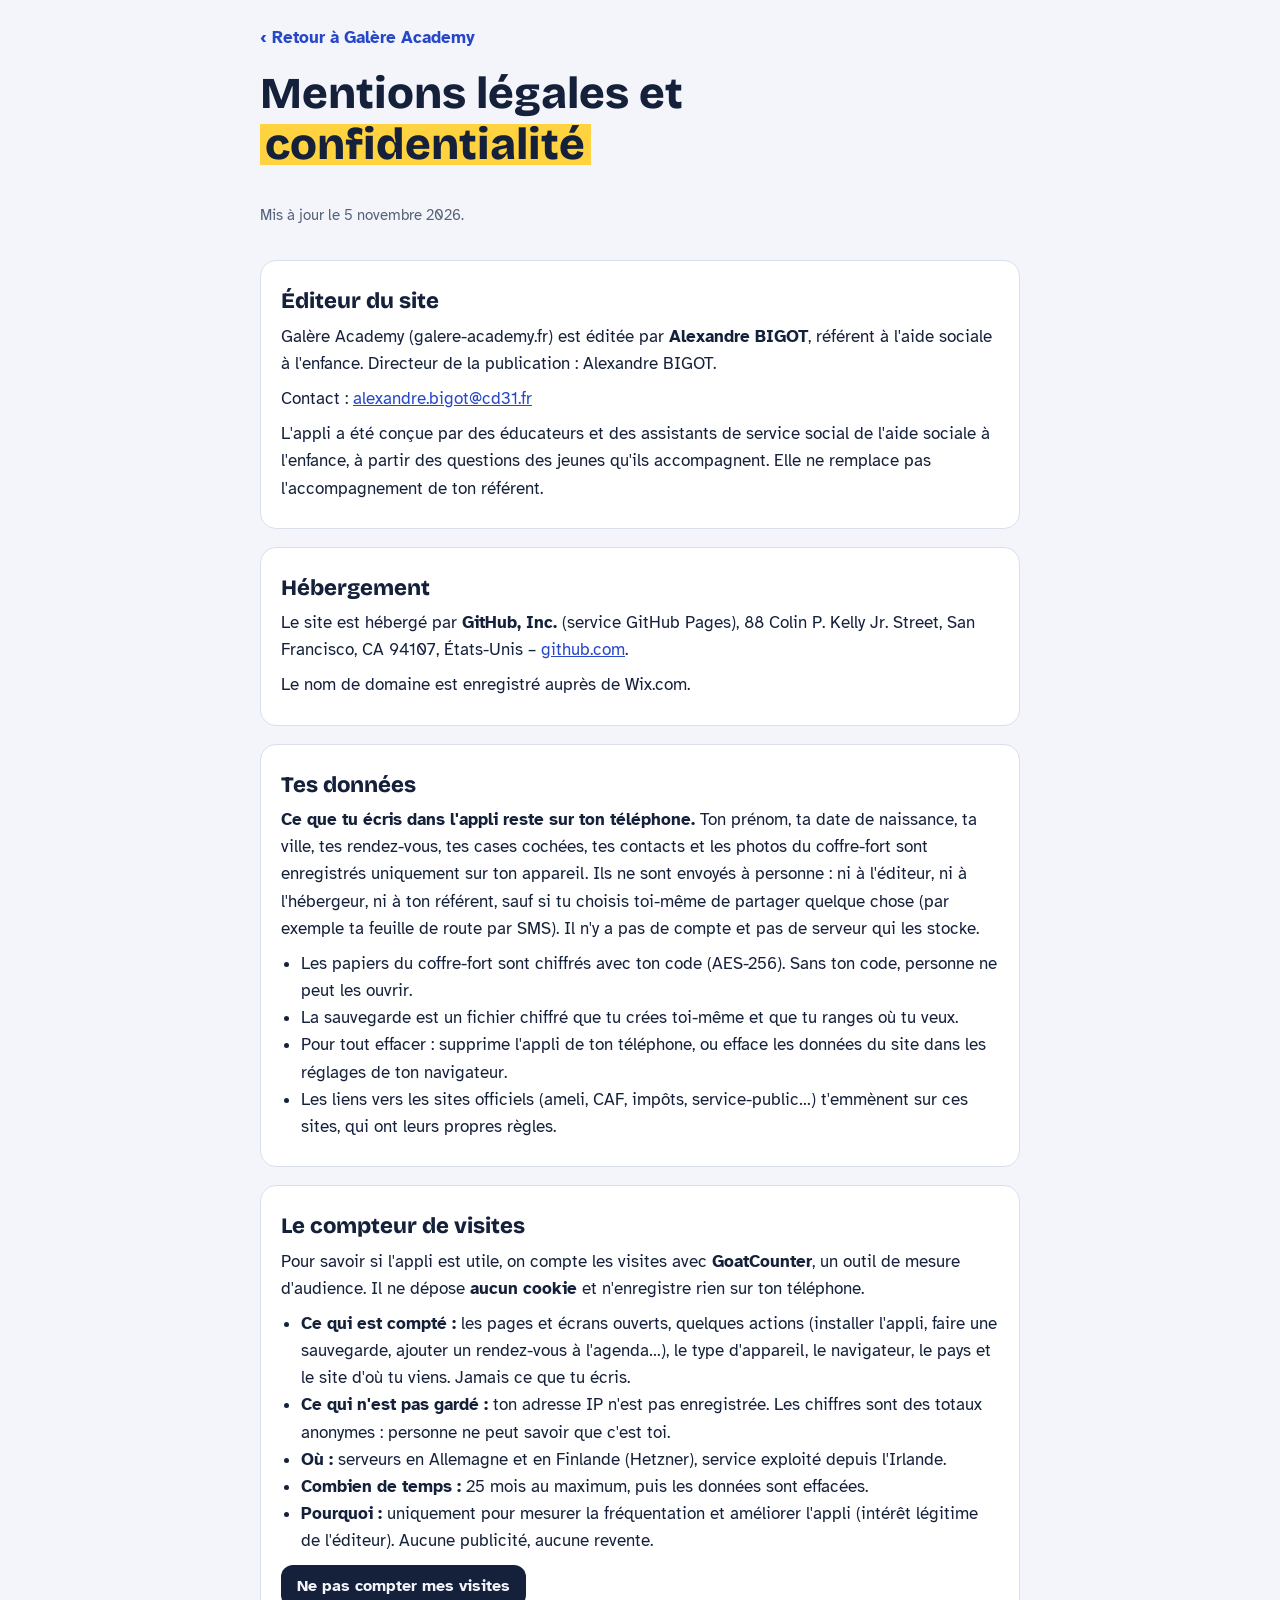
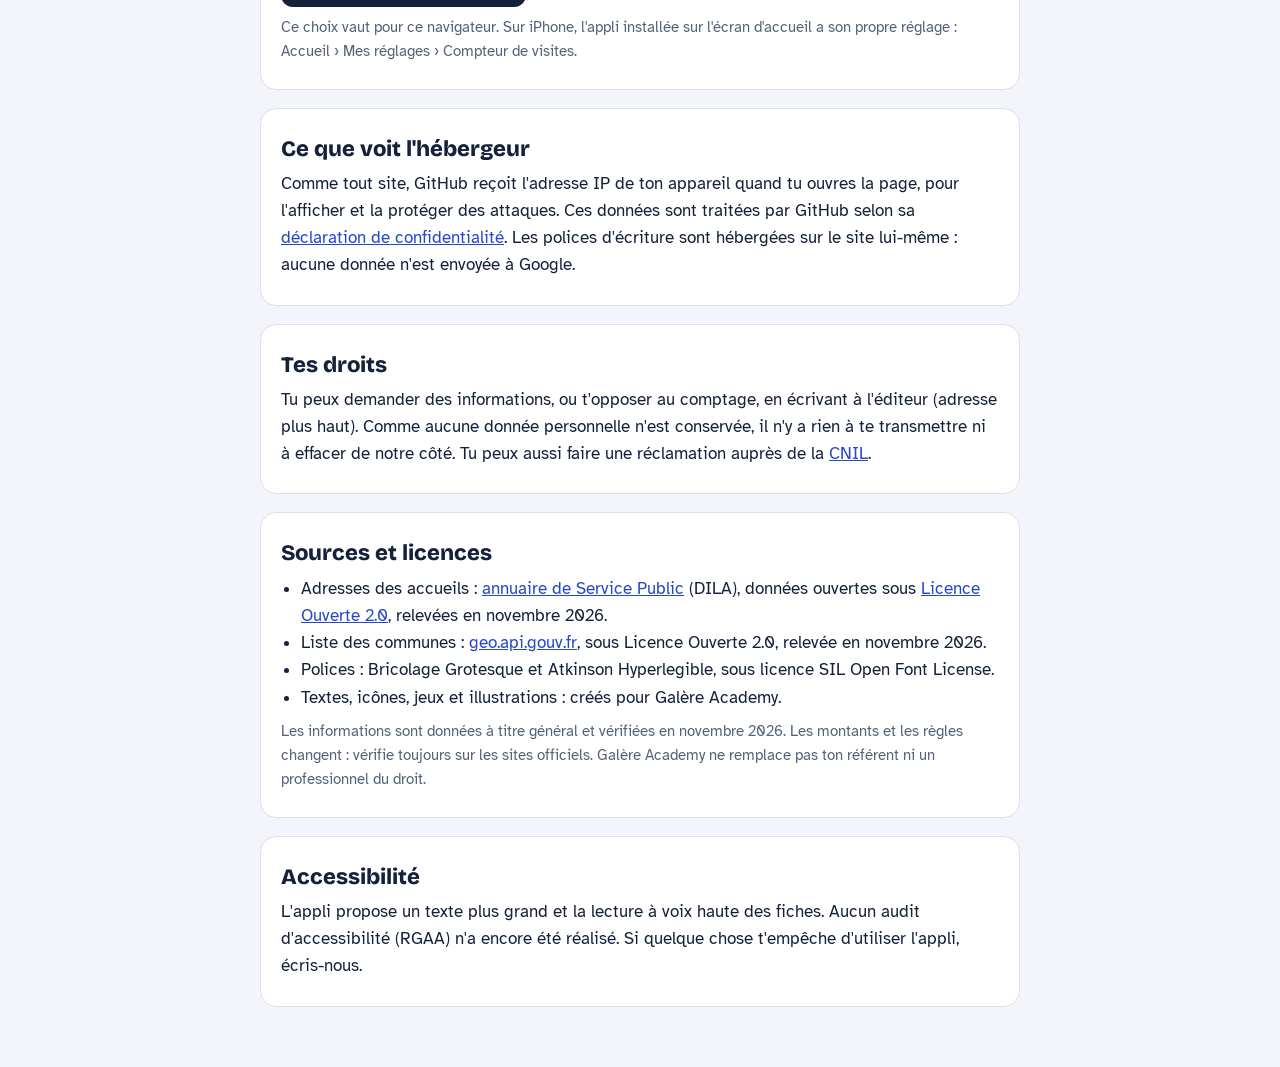
<file: mentions-legales.html>
<!doctype html>
<html lang="fr">
<head>
<meta charset="utf-8">
<meta name="viewport" content="width=device-width,initial-scale=1,viewport-fit=cover">
<title>Mentions légales – Galère Academy</title>
<meta name="description" content="Mentions légales, confidentialité et sources de Galère Academy.">
<meta name="theme-color" content="#15213b">
<link rel="icon" type="image/png" sizes="32x32" href="icons/favicon-32.png">
<link rel="stylesheet" href="fonts/fonts.css">
<style>
:root{--bg:#f3f5fa;--surface:#fff;--ink:#15213b;--muted:#56627a;--line:#d9dfeb;--marker:#ffd23f;--accent:#2747c9;
  --display:"Bricolage Grotesque","Arial Black",system-ui,sans-serif;--body:"Atkinson Hyperlegible",system-ui,-apple-system,"Segoe UI",sans-serif}
@media (prefers-color-scheme:dark){:root{--bg:#0e1424;--surface:#172038;--ink:#e9edf6;--muted:#9ba6bf;--line:#2a3552;--accent:#8ea4ff;color-scheme:dark}}
*{box-sizing:border-box}
body{margin:0;background:var(--bg);color:var(--ink);font:17px/1.6 var(--body);padding:24px max(16px,env(safe-area-inset-right,0px)) 60px max(16px,env(safe-area-inset-left,0px))}
main{max-width:760px;margin:0 auto;display:flex;flex-direction:column;gap:18px}
a{color:var(--accent)}
h1,h2{font-family:var(--display);line-height:1.15;margin:0}
h1{font-size:clamp(30px,6vw,44px);font-weight:800}
h2{font-size:22px;font-weight:800;margin-top:10px}
.mk{background:linear-gradient(transparent 12%,var(--marker) 12%,var(--marker) 88%,transparent 88%);color:#15213b;padding:0 .12em}
section{background:var(--surface);border:1px solid var(--line);border-radius:16px;padding:18px 20px}
section p,section ul{margin:8px 0}
ul{padding-left:20px}
.muted{color:var(--muted);font-size:15px}
.back{font-weight:700;text-decoration:none}
.opt{display:flex;gap:12px;align-items:center;flex-wrap:wrap;margin-top:10px}
.opt button{border:0;border-radius:12px;padding:11px 16px;font:700 16px var(--body);cursor:pointer;background:var(--ink);color:var(--bg)}
.opt span{font-weight:700}
</style>
</head>
<body>
<main>
  <a class="back" href="./">‹ Retour à Galère Academy</a>
  <h1>Mentions légales et <span class="mk">confidentialité</span></h1>
  <p class="muted">Mis à jour le 5 novembre 2026.</p>

  <section id="editeur">
    <h2>Éditeur du site</h2>
    <p>Galère Academy (galere-academy.fr) est éditée par <b>Alexandre BIGOT</b>, référent à l'aide sociale à l'enfance. Directeur de la publication : Alexandre BIGOT.</p>
    <p>Contact : <a href="mailto:alexandre.bigot@cd31.fr">alexandre.bigot@cd31.fr</a></p>
    <p>L'appli a été conçue par des éducateurs et des assistants de service social de l'aide sociale à l'enfance, à partir des questions des jeunes qu'ils accompagnent. Elle ne remplace pas l'accompagnement de ton référent.</p>
  </section>

  <section id="hebergeur">
    <h2>Hébergement</h2>
    <p>Le site est hébergé par <b>GitHub, Inc.</b> (service GitHub Pages), 88 Colin P. Kelly Jr. Street, San Francisco, CA 94107, États-Unis – <a href="https://github.com">github.com</a>.</p>
    <p>Le nom de domaine est enregistré auprès de Wix.com.</p>
  </section>

  <section id="confidentialite">
    <h2>Tes données</h2>
    <p><b>Ce que tu écris dans l'appli reste sur ton téléphone.</b> Ton prénom, ta date de naissance, ta ville, tes rendez-vous, tes cases cochées, tes contacts et les photos du coffre-fort sont enregistrés uniquement sur ton appareil. Ils ne sont envoyés à personne : ni à l'éditeur, ni à l'hébergeur, ni à ton référent, sauf si tu choisis toi-même de partager quelque chose (par exemple ta feuille de route par SMS). Il n'y a pas de compte et pas de serveur qui les stocke.</p>
    <ul>
      <li>Les papiers du coffre-fort sont chiffrés avec ton code (AES-256). Sans ton code, personne ne peut les ouvrir.</li>
      <li>La sauvegarde est un fichier chiffré que tu crées toi-même et que tu ranges où tu veux.</li>
      <li>Pour tout effacer : supprime l'appli de ton téléphone, ou efface les données du site dans les réglages de ton navigateur.</li>
      <li>Les liens vers les sites officiels (ameli, CAF, impôts, service-public…) t'emmènent sur ces sites, qui ont leurs propres règles.</li>
    </ul>
  </section>

  <section id="compteur">
    <h2>Le compteur de visites</h2>
    <p>Pour savoir si l'appli est utile, on compte les visites avec <b>GoatCounter</b>, un outil de mesure d'audience. Il ne dépose <b>aucun cookie</b> et n'enregistre rien sur ton téléphone.</p>
    <ul>
      <li><b>Ce qui est compté :</b> les pages et écrans ouverts, quelques actions (installer l'appli, faire une sauvegarde, ajouter un rendez-vous à l'agenda…), le type d'appareil, le navigateur, le pays et le site d'où tu viens. Jamais ce que tu écris.</li>
      <li><b>Ce qui n'est pas gardé :</b> ton adresse IP n'est pas enregistrée. Les chiffres sont des totaux anonymes : personne ne peut savoir que c'est toi.</li>
      <li><b>Où :</b> serveurs en Allemagne et en Finlande (Hetzner), service exploité depuis l'Irlande.</li>
      <li><b>Combien de temps :</b> 25 mois au maximum, puis les données sont effacées.</li>
      <li><b>Pourquoi :</b> uniquement pour mesurer la fréquentation et améliorer l'appli (intérêt légitime de l'éditeur). Aucune publicité, aucune revente.</li>
    </ul>
    <div class="opt"><button type="button" id="skip">Ne pas compter mes visites</button><span id="skip-etat" aria-live="polite"></span></div>
    <p class="muted">Ce choix vaut pour ce navigateur. Sur iPhone, l'appli installée sur l'écran d'accueil a son propre réglage : Accueil › Mes réglages › Compteur de visites.</p>
  </section>

  <section id="hebergement-technique">
    <h2>Ce que voit l'hébergeur</h2>
    <p>Comme tout site, GitHub reçoit l'adresse IP de ton appareil quand tu ouvres la page, pour l'afficher et la protéger des attaques. Ces données sont traitées par GitHub selon sa <a href="https://docs.github.com/fr/site-policy/privacy-policies/github-general-privacy-statement">déclaration de confidentialité</a>. Les polices d'écriture sont hébergées sur le site lui-même : aucune donnée n'est envoyée à Google.</p>
  </section>

  <section id="droits">
    <h2>Tes droits</h2>
    <p>Tu peux demander des informations, ou t'opposer au comptage, en écrivant à l'éditeur (adresse plus haut). Comme aucune donnée personnelle n'est conservée, il n'y a rien à te transmettre ni à effacer de notre côté. Tu peux aussi faire une réclamation auprès de la <a href="https://www.cnil.fr/fr/plaintes">CNIL</a>.</p>
  </section>

  <section id="sources">
    <h2>Sources et licences</h2>
    <ul>
      <li>Adresses des accueils : <a href="https://lannuaire.service-public.gouv.fr">annuaire de Service Public</a> (DILA), données ouvertes sous <a href="https://www.etalab.gouv.fr/licence-ouverte-open-licence/">Licence Ouverte 2.0</a>, relevées en novembre 2026.</li>
      <li>Liste des communes : <a href="https://geo.api.gouv.fr">geo.api.gouv.fr</a>, sous Licence Ouverte 2.0, relevée en novembre 2026.</li>
      <li>Polices : Bricolage Grotesque et Atkinson Hyperlegible, sous licence SIL Open Font License.</li>
      <li>Textes, icônes, jeux et illustrations : créés pour Galère Academy.</li>
    </ul>
    <p class="muted">Les informations sont données à titre général et vérifiées en novembre 2026. Les montants et les règles changent : vérifie toujours sur les sites officiels. Galère Academy ne remplace pas ton référent ni un professionnel du droit.</p>
  </section>

  <section id="accessibilite">
    <h2>Accessibilité</h2>
    <p>L'appli propose un texte plus grand et la lecture à voix haute des fiches. Aucun audit d'accessibilité (RGAA) n'a encore été réalisé. Si quelque chose t'empêche d'utiliser l'appli, écris-nous.</p>
  </section>
</main>
<script>
(function(){
  var b = document.getElementById("skip"), e = document.getElementById("skip-etat");
  function on(){ try{ return localStorage.getItem("skipgc") === "t"; }catch(x){ return false; } }
  function show(){ var s = on(); b.textContent = s ? "Compter de nouveau mes visites" : "Ne pas compter mes visites"; e.textContent = s ? "Tes visites ne sont plus comptées sur ce navigateur." : ""; }
  b.onclick = function(){ try{ if(on()) localStorage.removeItem("skipgc"); else localStorage.setItem("skipgc","t"); }catch(x){} show(); };
  show();
})();
</script>
</body>
</html>
</file>
<file: fonts/fonts.css>
@font-face{font-family:'Bricolage Grotesque';font-style:normal;font-weight:600;font-display:swap;src:url(bricolage-grotesque-latin-ext-600-normal.woff2) format('woff2');unicode-range:U+0100-02BA,U+02BD-02C5,U+02C7-02CC,U+02CE-02D7,U+02DD-02FF,U+0304,U+0308,U+0329,U+1D00-1DBF,U+1E00-1E9F,U+1EF2-1EFF,U+2020,U+20A0-20AB,U+20AD-20C0,U+2113,U+2C60-2C7F,U+A720-A7FF}
@font-face{font-family:'Bricolage Grotesque';font-style:normal;font-weight:600;font-display:swap;src:url(bricolage-grotesque-latin-600-normal.woff2) format('woff2');unicode-range:U+0000-00FF,U+0131,U+0152-0153,U+02BB-02BC,U+02C6,U+02DA,U+02DC,U+0304,U+0308,U+0329,U+2000-206F,U+20AC,U+2122,U+2191,U+2193,U+2212,U+2215,U+FEFF,U+FFFD}
@font-face{font-family:'Bricolage Grotesque';font-style:normal;font-weight:800;font-display:swap;src:url(bricolage-grotesque-latin-ext-800-normal.woff2) format('woff2');unicode-range:U+0100-02BA,U+02BD-02C5,U+02C7-02CC,U+02CE-02D7,U+02DD-02FF,U+0304,U+0308,U+0329,U+1D00-1DBF,U+1E00-1E9F,U+1EF2-1EFF,U+2020,U+20A0-20AB,U+20AD-20C0,U+2113,U+2C60-2C7F,U+A720-A7FF}
@font-face{font-family:'Bricolage Grotesque';font-style:normal;font-weight:800;font-display:swap;src:url(bricolage-grotesque-latin-800-normal.woff2) format('woff2');unicode-range:U+0000-00FF,U+0131,U+0152-0153,U+02BB-02BC,U+02C6,U+02DA,U+02DC,U+0304,U+0308,U+0329,U+2000-206F,U+20AC,U+2122,U+2191,U+2193,U+2212,U+2215,U+FEFF,U+FFFD}
@font-face{font-family:'Atkinson Hyperlegible';font-style:normal;font-weight:400;font-display:swap;src:url(atkinson-hyperlegible-latin-ext-400-normal.woff2) format('woff2');unicode-range:U+0100-02BA,U+02BD-02C5,U+02C7-02CC,U+02CE-02D7,U+02DD-02FF,U+0304,U+0308,U+0329,U+1D00-1DBF,U+1E00-1E9F,U+1EF2-1EFF,U+2020,U+20A0-20AB,U+20AD-20C0,U+2113,U+2C60-2C7F,U+A720-A7FF}
@font-face{font-family:'Atkinson Hyperlegible';font-style:normal;font-weight:400;font-display:swap;src:url(atkinson-hyperlegible-latin-400-normal.woff2) format('woff2');unicode-range:U+0000-00FF,U+0131,U+0152-0153,U+02BB-02BC,U+02C6,U+02DA,U+02DC,U+0304,U+0308,U+0329,U+2000-206F,U+20AC,U+2122,U+2191,U+2193,U+2212,U+2215,U+FEFF,U+FFFD}
@font-face{font-family:'Atkinson Hyperlegible';font-style:normal;font-weight:700;font-display:swap;src:url(atkinson-hyperlegible-latin-ext-700-normal.woff2) format('woff2');unicode-range:U+0100-02BA,U+02BD-02C5,U+02C7-02CC,U+02CE-02D7,U+02DD-02FF,U+0304,U+0308,U+0329,U+1D00-1DBF,U+1E00-1E9F,U+1EF2-1EFF,U+2020,U+20A0-20AB,U+20AD-20C0,U+2113,U+2C60-2C7F,U+A720-A7FF}
@font-face{font-family:'Atkinson Hyperlegible';font-style:normal;font-weight:700;font-display:swap;src:url(atkinson-hyperlegible-latin-700-normal.woff2) format('woff2');unicode-range:U+0000-00FF,U+0131,U+0152-0153,U+02BB-02BC,U+02C6,U+02DA,U+02DC,U+0304,U+0308,U+0329,U+2000-206F,U+20AC,U+2122,U+2191,U+2193,U+2212,U+2215,U+FEFF,U+FFFD}
@font-face{font-family:'Atkinson Hyperlegible';font-style:italic;font-weight:400;font-display:swap;src:url(atkinson-hyperlegible-latin-ext-400-italic.woff2) format('woff2');unicode-range:U+0100-02BA,U+02BD-02C5,U+02C7-02CC,U+02CE-02D7,U+02DD-02FF,U+0304,U+0308,U+0329,U+1D00-1DBF,U+1E00-1E9F,U+1EF2-1EFF,U+2020,U+20A0-20AB,U+20AD-20C0,U+2113,U+2C60-2C7F,U+A720-A7FF}
@font-face{font-family:'Atkinson Hyperlegible';font-style:italic;font-weight:400;font-display:swap;src:url(atkinson-hyperlegible-latin-400-italic.woff2) format('woff2');unicode-range:U+0000-00FF,U+0131,U+0152-0153,U+02BB-02BC,U+02C6,U+02DA,U+02DC,U+0304,U+0308,U+0329,U+2000-206F,U+20AC,U+2122,U+2191,U+2193,U+2212,U+2215,U+FEFF,U+FFFD}
</file>
